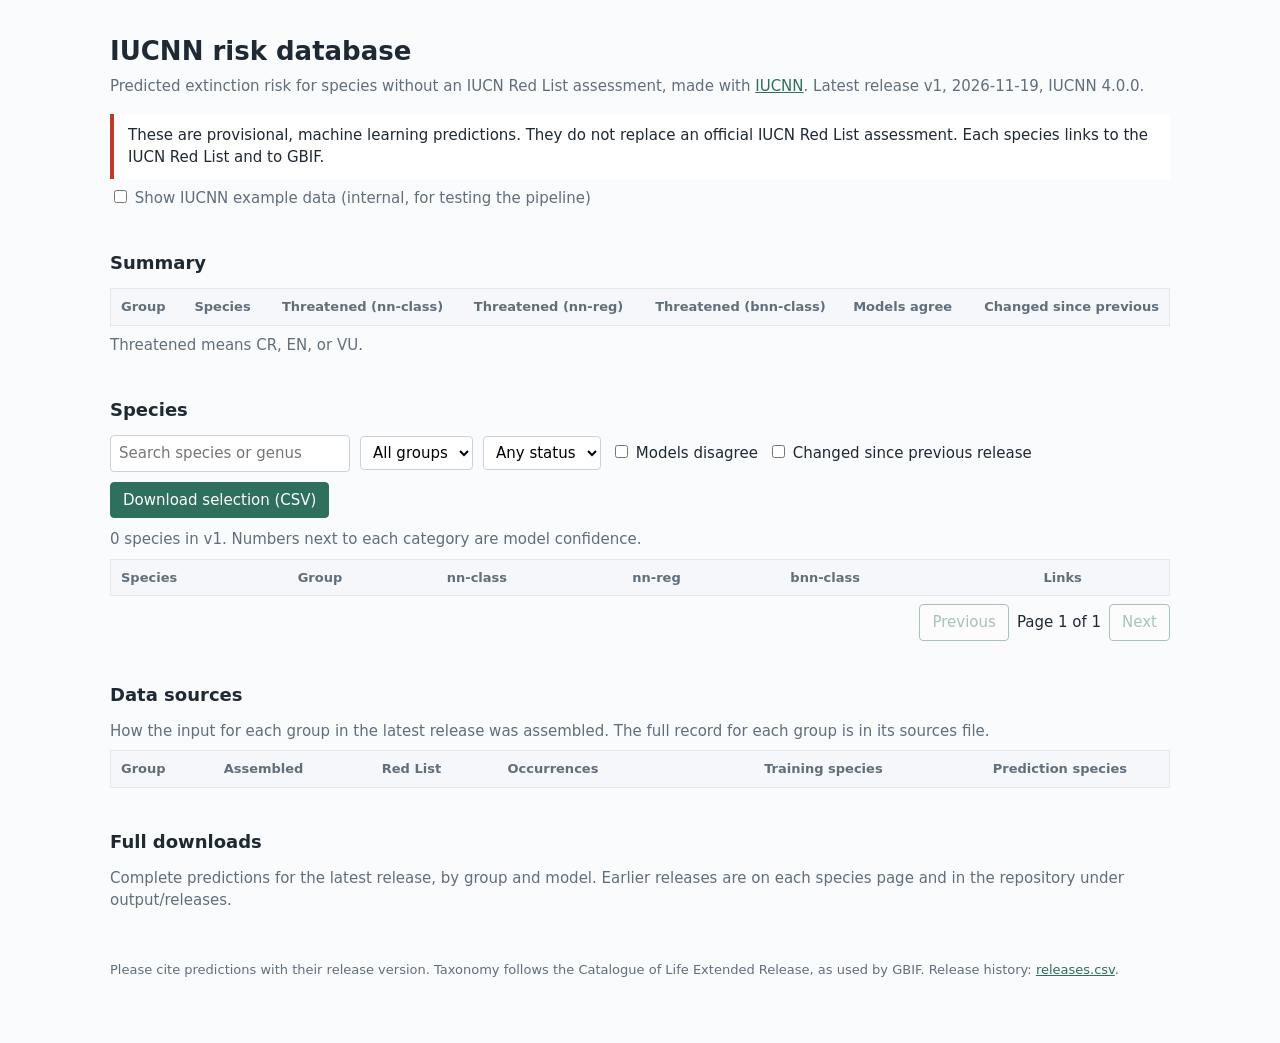
<file: index.html>
<!DOCTYPE html>
<html lang="en">
<head>
<meta charset="utf-8">
<meta name="viewport" content="width=device-width, initial-scale=1">
<title>IUCNN risk database</title>
<link rel="icon" href="data:,">
<style>
  :root {
    --ink: #1f2933; --muted: #616e7c; --line: #e4e7eb; --bg: #fafbfc; --accent: #2f6f5e;
    --CR: #d81e05; --EN: #fc7f3f; --VU: #f9e814; --NT: #cce226; --LC: #60c659; --TH: #c0392b; --NTH: #7fb77e; --OTHER: #9aa5b1;
  }
  * { box-sizing: border-box; }
  body { margin: 0; font: 15px/1.5 system-ui, -apple-system, "Segoe UI", sans-serif; color: var(--ink); background: var(--bg); }
  main { max-width: 1100px; margin: 0 auto; padding: 32px 20px 64px; }
  h1 { font-size: 26px; margin: 0 0 4px; }
  h2 { font-size: 18px; margin: 40px 0 12px; }
  h3 { font-size: 15px; margin: 24px 0 8px; }
  p { margin: 0 0 8px; }
  a { color: var(--accent); }
  .muted { color: var(--muted); }
  .note { margin-top: 16px; padding: 10px 14px; border-left: 4px solid var(--TH); background: #fff; }
  table { width: 100%; border-collapse: collapse; background: #fff; border: 1px solid var(--line); }
  th, td { text-align: left; padding: 8px 10px; border-bottom: 1px solid var(--line); vertical-align: middle; }
  th { font-size: 13px; color: var(--muted); font-weight: 600; background: #f5f7fa; }
  td.num, th.num { text-align: right; font-variant-numeric: tabular-nums; }
  .chip { display: inline-block; min-width: 34px; padding: 1px 6px; border-radius: 3px; font-size: 12px; font-weight: 600; text-align: center; color: #1f2933; }
  .chip.empty { background: none; color: var(--muted); border: 1px dashed var(--line); }
  .conf { font-size: 12px; color: var(--muted); margin-left: 4px; font-variant-numeric: tabular-nums; }
  .legend .chip { margin-right: 6px; }
  .controls { display: flex; gap: 10px; flex-wrap: wrap; align-items: center; margin-bottom: 10px; }
  input[type=search], select { font: inherit; padding: 6px 8px; border: 1px solid #cbd2d9; border-radius: 4px; background: #fff; }
  input[type=search] { width: 240px; }
  button { font: inherit; padding: 6px 12px; border: 1px solid var(--accent); border-radius: 4px; background: var(--accent); color: #fff; cursor: pointer; }
  button.plain { background: #fff; color: var(--accent); }
  button:disabled { opacity: 0.4; cursor: default; }
  .pager { display: flex; gap: 8px; align-items: center; justify-content: flex-end; margin-top: 8px; }
  .species { font-style: italic; }
  .flag { font-size: 12px; color: var(--TH); margin-left: 6px; }
  ul.files { padding-left: 18px; margin: 0; }
  footer { margin-top: 48px; font-size: 13px; color: var(--muted); }
  [hidden] { display: none !important; }
</style>
</head>
<body>
<main>
  <h1><a href="#" style="color:inherit;text-decoration:none">IUCNN risk database</a></h1>
  <p class="muted">Predicted extinction risk for species without an IUCN Red List assessment, made with <a href="https://github.com/IUCNN/IUCNN">IUCNN</a>. <span id="release-info"></span></p>
  <p class="note">These are provisional, machine learning predictions. They do not replace an official IUCN Red List assessment. Each species links to the IUCN Red List and to GBIF.</p>
  <p class="muted" id="examples-toggle" hidden><label><input type="checkbox" id="examples"> Show IUCNN example data (internal, for testing the pipeline)</label></p>

  <section id="home">
    <h2>Summary</h2>
    <table id="summary"></table>
    <p class="legend muted" id="legend" style="margin-top:8px"></p>

    <h2>Species</h2>
    <div class="controls">
      <input type="search" id="search" placeholder="Search species or genus">
      <select id="group"></select>
      <select id="status"></select>
      <label><input type="checkbox" id="disagree"> Models disagree</label>
      <label><input type="checkbox" id="changed"> Changed since previous release</label>
      <button id="download">Download selection (CSV)</button>
    </div>
    <p class="muted" id="count"></p>
    <table id="species"></table>
    <div class="pager">
      <button class="plain" id="prev">Previous</button>
      <span id="page"></span>
      <button class="plain" id="next">Next</button>
    </div>

    <h2>Data sources</h2>
    <p class="muted">How the input for each group in the latest release was assembled. The full record for each group is in its sources file.</p>
    <table id="sources"></table>

    <h2>Full downloads</h2>
    <p class="muted">Complete predictions for the latest release, by group and model. Earlier releases are on each species page and in the repository under output/releases.</p>
    <ul class="files" id="files"></ul>
  </section>

  <section id="detail" hidden></section>

  <footer>
    Please cite predictions with their release version. Taxonomy follows the Catalogue of Life Extended Release, as used by GBIF. Release history: <a href="output/releases/releases.csv">releases.csv</a>.
  </footer>
</main>

<script>
const ROOT = "output/releases/";
const MODELS = ["nn-class", "nn-reg", "bnn-class"];
const SHARED = ["official", "human_footprint"];
const THREATENED = ["CR", "EN", "VU", "Threatened"];
const ORDER = ["CR", "EN", "VU", "NT", "LC", "Threatened", "Not Threatened"];
const COLORS = { CR: "--CR", EN: "--EN", VU: "--VU", NT: "--NT", LC: "--LC", "Threatened": "--TH", "Not Threatened": "--NTH" };
const PAGE_SIZE = 50;

let releases = [];
let groupsByVersion = {};
let internal = new Set();
let rows = [];
let latest, previous;
let selection = [];
let page = 0;

const $ = id => document.getElementById(id);

// Minimal CSV parser for files written by R's write.csv
function parseCSV(text) {
  const out = [];
  let row = [], field = "", quoted = false;
  for (let i = 0; i < text.length; i++) {
    const c = text[i];
    if (quoted) {
      if (c === '"' && text[i + 1] === '"') { field += '"'; i++; }
      else if (c === '"') quoted = false;
      else field += c;
    } else if (c === '"') quoted = true;
    else if (c === ",") { row.push(field); field = ""; }
    else if (c === "\n") { row.push(field.replace(/\r$/, "")); out.push(row); row = []; field = ""; }
    else field += c;
  }
  if (field || row.length) { row.push(field); out.push(row); }
  const header = out.shift();
  return out.filter(r => r.length === header.length).map(r => Object.fromEntries(header.map((h, j) => [h, r[j]])));
}

async function getCSV(path) {
  const res = await fetch(path);
  if (!res.ok) throw new Error(path);
  return parseCSV(await res.text());
}

const label = g => g.replace(/^\d+-/, "") + (internal.has(g) ? " (internal)" : "");

// Internal groups only show when the toggle is on
const visible = g => $("examples").checked || !internal.has(g);
const shownGroups = () => groupsByVersion[latest].filter(visible);
const color = s => `var(${COLORS[s] || "--OTHER"})`;
const chip = s => s ? `<span class="chip" style="background:${color(s)}">${esc(s)}</span>` : `<span class="chip empty">·</span>`;
const rank = s => ORDER.indexOf(s) === -1 ? ORDER.length : ORDER.indexOf(s);
const esc = s => String(s).replace(/[&<>"]/g, c => ({ "&": "&amp;", "<": "&lt;", ">": "&gt;", '"': "&quot;" })[c]);
const fmt = x => x === null ? "NA" : x.toFixed(2);
const pct = (n, d) => d ? (100 * n / d).toFixed(1) + "%" : "NA";

// Predictions are stored as row.preds[version][model] = { status, confidence }
const get = (row, v, m) => row.preds[v] && row.preds[v][m];
const statusesIn = (row, v) => MODELS.map(m => get(row, v, m)).filter(Boolean).map(p => p.status);
const disagrees = row => new Set(statusesIn(row, latest)).size > 1;
const changed = row => previous && row.preds[previous] && MODELS.some(m => get(row, latest, m) && get(row, previous, m) && get(row, latest, m).status !== get(row, previous, m).status);

async function load() {
  releases = await getCSV(ROOT + "releases.csv");
  releases.sort((a, b) => a.number - b.number);
  latest = releases[releases.length - 1].version;
  previous = releases.length > 1 ? releases[releases.length - 2].version : null;
  const byKey = {};

  for (const r of releases) {
    const manifest = await getCSV(`${ROOT}${r.version}/manifest.csv`);
    const groups = [...new Set(manifest.map(m => m.file.split("/")[0]))].filter(g => !SHARED.includes(g)).sort();
    groupsByVersion[r.version] = groups;

    // Releases list their internal groups in groups.csv
    try {
      for (const x of await getCSV(`${ROOT}${r.version}/groups.csv`)) if (x.internal === "TRUE") internal.add(x.group);
    } catch (e) {}

    await Promise.all(groups.flatMap(g => MODELS.map(async m => {
      let preds;
      try { preds = await getCSV(`${ROOT}${r.version}/${g}/predictions_${m}.csv`); }
      catch (e) { console.warn("Missing", e.message); return; }
      for (const p of preds) {
        const key = g + "|" + p.species;
        byKey[key] = byKey[key] || { species: p.species, group: g, preds: {} };
        byKey[key].preds[r.version] = byKey[key].preds[r.version] || {};
        byKey[key].preds[r.version][m] = { status: p.predicted_status, confidence: p.confidence === "NA" ? null : Number(p.confidence) };
      }
    })));
  }

  rows = Object.values(byKey).sort((a, b) => a.species.localeCompare(b.species));

  const r = releases[releases.length - 1];
  $("release-info").textContent = `Latest release ${r.version}, ${r.date}, IUCNN ${r.iucnn_version}.`;
  $("examples-toggle").hidden = !internal.size;
  renderHome();
  route();
}

async function renderHome() {
  renderSummary();
  renderFiles();
  await renderSources();
}

// One row per group from the sources.csv written by build_input.R
async function renderSources() {
  let html = `<tr><th>Group</th><th>Assembled</th><th>Red List</th><th>Occurrences</th><th class="num">Training species</th><th class="num">Prediction species</th><th></th></tr>`;
  for (const g of shownGroups()) {
    const path = `${ROOT}${latest}/${g}/sources.csv`;
    let s = null;
    try { s = Object.fromEntries((await getCSV(path)).map(r => [r.item, r.value])); } catch (e) {}
    if (!s) {
      html += `<tr><td>${label(g)}</td><td colspan="6" class="muted">Not recorded</td></tr>`;
      continue;
    }
    const doi = s.gbif_doi && s.gbif_doi !== "NA" ? `<a href="https://doi.org/${esc(s.gbif_doi)}">GBIF ${esc(s.gbif_doi)}</a>` : "GBIF";
    html += `<tr><td>${label(g)}</td><td>${esc(s.assembled)}</td><td>Version ${esc(s.red_list_version)}</td><td>${doi}</td><td class="num">${Number(s.training_species).toLocaleString()}</td><td class="num">${Number(s.prediction_species).toLocaleString()}</td><td><a href="${path}">sources.csv</a></td></tr>`;
  }
  $("sources").innerHTML = html;
}

function renderSummary() {
  const current = rows.filter(r => r.preds[latest] && visible(r.group));
  const statuses = [...new Set(current.flatMap(r => statusesIn(r, latest)))].sort((a, b) => rank(a) - rank(b));

  let html = `<tr><th>Group</th><th class="num">Species</th>${MODELS.map(m => `<th class="num">Threatened (${m})</th>`).join("")}<th class="num">Models agree</th><th class="num">Changed since ${previous || "previous"}</th></tr>`;
  for (const g of shownGroups()) {
    const sub = current.filter(r => r.group === g);
    if (!sub.length) continue;
    const threatened = MODELS.map(m => {
      const has = sub.filter(r => get(r, latest, m));
      return pct(has.filter(r => THREATENED.includes(get(r, latest, m).status)).length, has.length);
    });
    html += `<tr><td>${label(g)}</td><td class="num">${sub.length.toLocaleString()}</td>${threatened.map(x => `<td class="num">${x}</td>`).join("")}<td class="num">${pct(sub.filter(r => !disagrees(r)).length, sub.length)}</td><td class="num">${previous && sub.some(r => r.preds[previous]) ? sub.filter(changed).length.toLocaleString() : "NA"}</td></tr>`;
  }
  $("summary").innerHTML = html;
  $("legend").innerHTML = statuses.map(chip).join("") + " Threatened means CR, EN, or VU.";

  $("status").innerHTML = `<option value="">Any status</option>` + statuses.map(s => `<option value="${esc(s)}">${esc(s)} in any model</option>`).join("");
  const keep = $("group").value;
  $("group").innerHTML = `<option value="">All groups</option>` + shownGroups().map(g => `<option value="${g}">${label(g)}</option>`).join("");
  $("group").value = shownGroups().includes(keep) ? keep : "";
}

function renderTable() {
  const q = $("search").value.trim().toLowerCase();
  const g = $("group").value, s = $("status").value;

  selection = rows.filter(r => r.preds[latest]
    && visible(r.group)
    && (!q || r.species.toLowerCase().includes(q))
    && (!g || r.group === g)
    && (!s || statusesIn(r, latest).includes(s))
    && (!$("disagree").checked || disagrees(r))
    && (!$("changed").checked || changed(r)));

  const pages = Math.max(1, Math.ceil(selection.length / PAGE_SIZE));
  page = Math.min(page, pages - 1);
  const shown = selection.slice(page * PAGE_SIZE, (page + 1) * PAGE_SIZE);

  let html = `<tr><th>Species</th><th>Group</th>${MODELS.map(m => `<th>${m}</th>`).join("")}<th></th><th>Links</th></tr>`;
  for (const r of shown) {
    const name = encodeURIComponent(r.species);
    const flags = [disagrees(r) ? "disagree" : "", changed(r) ? "changed" : ""].filter(Boolean).join(", ");
    html += `<tr>
      <td class="species"><a href="#${name}">${esc(r.species)}</a></td>
      <td>${label(r.group)}</td>
      ${MODELS.map(m => { const p = get(r, latest, m); return `<td>${chip(p && p.status)}${p ? `<span class="conf">${fmt(p.confidence)}</span>` : ""}</td>`; }).join("")}
      <td><span class="flag">${flags}</span></td>
      <td>${links(r.species)}</td>
    </tr>`;
  }
  $("species").innerHTML = html;
  $("count").textContent = `${selection.length.toLocaleString()} species in ${latest}. Numbers next to each category are model confidence.`;
  $("page").textContent = `Page ${page + 1} of ${pages}`;
  $("prev").disabled = page === 0;
  $("next").disabled = page >= pages - 1;
}

function links(species) {
  const name = encodeURIComponent(species);
  return `<a href="https://www.iucnredlist.org/search?query=${name}&searchType=species" target="_blank" rel="noopener">IUCN</a> · <a href="https://www.gbif.org/species/search?q=${name}" target="_blank" rel="noopener">GBIF</a>`;
}

function renderFiles() {
  $("files").innerHTML = shownGroups().map(g =>
    `<li>${label(g)}: ${MODELS.map(m => `<a href="${ROOT}${latest}/${g}/predictions_${m}.csv">${m}</a>`).join(" · ")}</li>`).join("");
}

// Species view with every model and release, one table per group the species belongs to
function renderDetail(species) {
  const matches = rows.filter(r => r.species === species);
  if (!matches.length) {
    $("detail").innerHTML = `<p><a href="#">Back to all species</a></p><h2>${esc(species)}</h2><p>No predictions for this name.</p>`;
    return;
  }

  let html = `<p><a href="#">Back to all species</a></p><h2 class="species">${esc(species)}</h2><p>${links(species)}</p>`;
  for (const r of matches) {
    html += `<h3>${label(r.group)}</h3><table><tr><th>Release</th><th>Date</th>${MODELS.map(m => `<th>${m}</th>`).join("")}</tr>`;
    for (const rel of releases.slice().reverse()) {
      if (!r.preds[rel.version]) continue;
      html += `<tr><td>${rel.version}</td><td>${rel.date}</td>${MODELS.map(m => { const p = get(r, rel.version, m); return `<td>${chip(p && p.status)}${p ? `<span class="conf">${fmt(p.confidence)}</span>` : ""}</td>`; }).join("")}</tr>`;
    }
    html += `</table>`;
  }
  html += `<p style="margin-top:12px"><button id="download-one">Download this species (CSV)</button></p>`;
  $("detail").innerHTML = html;
  $("download-one").onclick = () => download(matches, species.replace(/\s+/g, "_"));
}

// Long format: one line per species, group, release, and model
function download(set, name) {
  const header = ["species", "group", "release", "release_date", "model", "predicted_status", "confidence"];
  const lines = [];
  for (const r of set) for (const rel of releases) for (const m of MODELS) {
    const p = get(r, rel.version, m);
    if (p) lines.push([r.species, label(r.group), rel.version, rel.date, m, p.status, p.confidence === null ? "NA" : p.confidence]
      .map(x => `"${String(x).replace(/"/g, '""')}"`).join(","));
  }
  const blob = new Blob([header.join(",") + "\n" + lines.join("\n") + "\n"], { type: "text/csv" });
  const a = document.createElement("a");
  a.href = URL.createObjectURL(blob);
  a.download = `iucnn_predictions_${name}.csv`;
  a.click();
}

// A link like #Atelopus%20zeteki opens that species, an empty hash opens the overview
function route() {
  const species = decodeURIComponent(location.hash.slice(1));
  $("home").hidden = Boolean(species);
  $("detail").hidden = !species;
  if (species) renderDetail(species);
  else renderTable();
  window.scrollTo(0, 0);
}

for (const id of ["search", "group", "status", "disagree", "changed"]) $(id).oninput = () => { page = 0; renderTable(); };
$("prev").onclick = () => { page--; renderTable(); };
$("next").onclick = () => { page++; renderTable(); };
$("download").onclick = () => download(selection, latest);
$("examples").onchange = () => { page = 0; renderHome(); renderTable(); };
window.onhashchange = route;

load().catch(e => { $("count").textContent = "Could not load releases (" + e.message + ")."; });
</script>
</body>
</html>
</file>
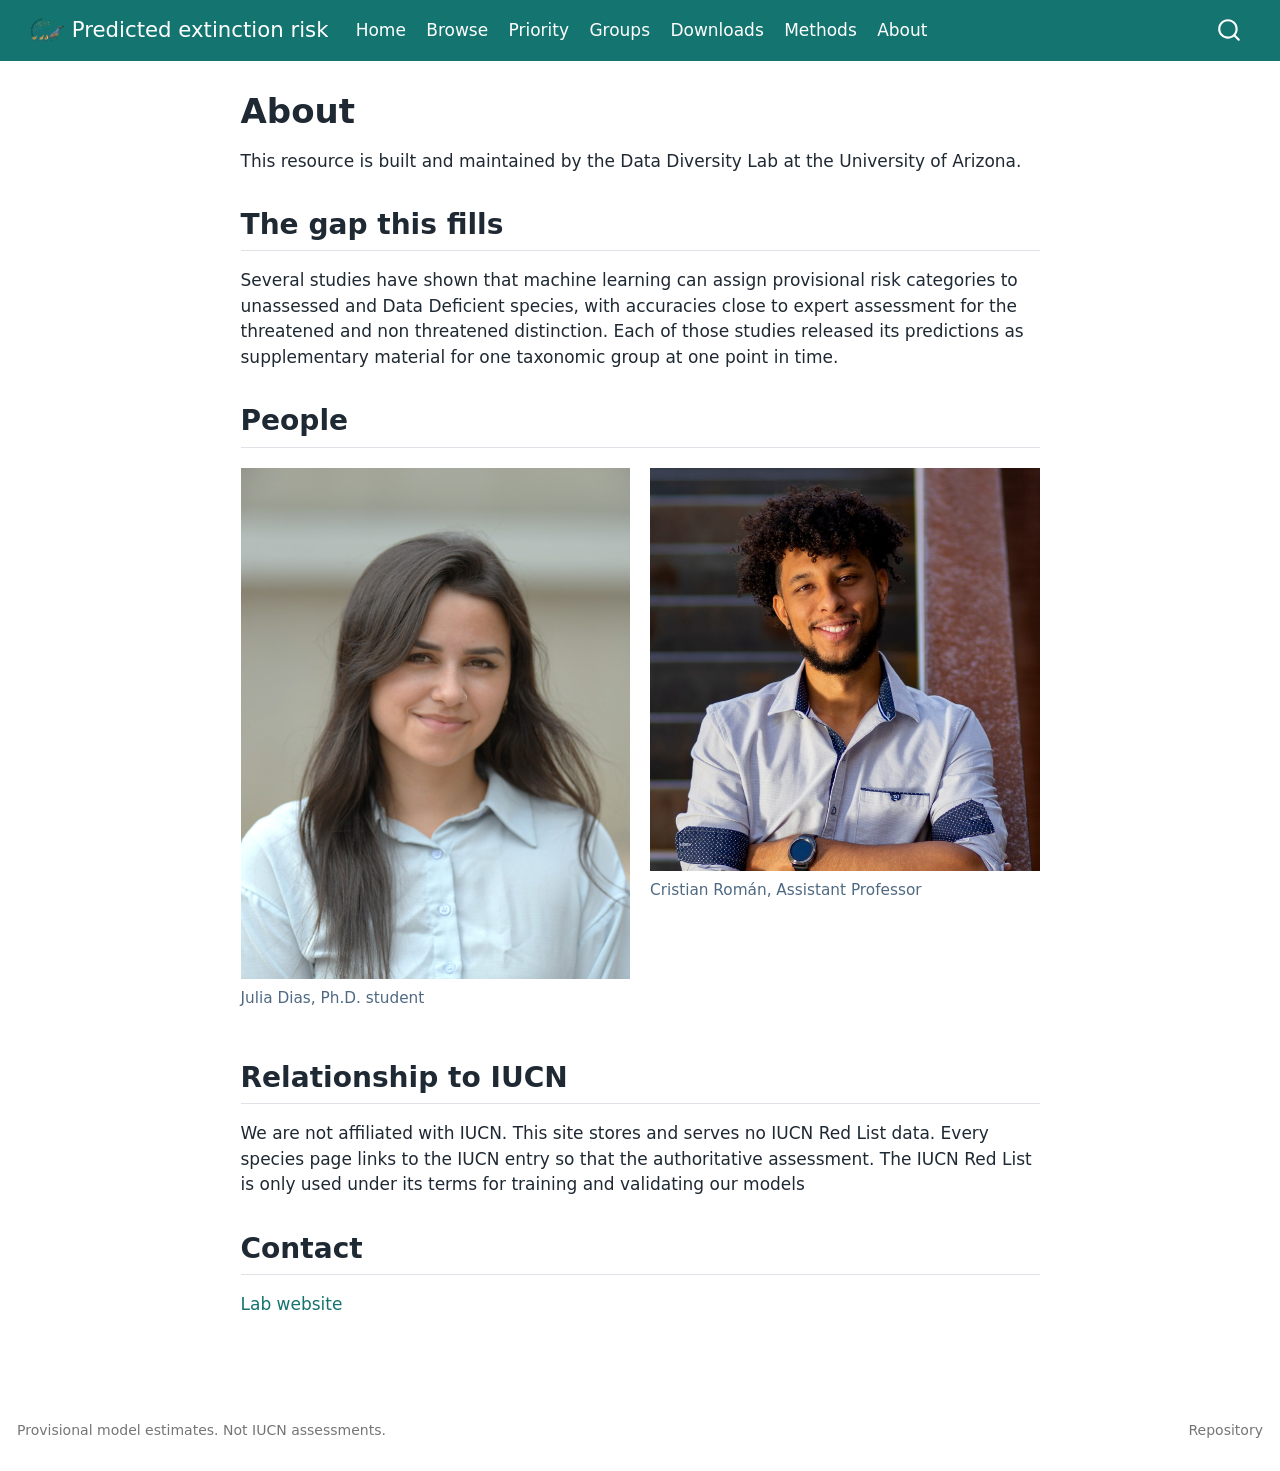
<file: about.html>
<!DOCTYPE html>
<html xmlns="http://www.w3.org/1999/xhtml" lang="en" xml:lang="en"><head>

<meta charset="utf-8">
<meta name="generator" content="quarto-1.10.19">

<meta name="viewport" content="width=device-width, initial-scale=1.0, user-scalable=yes">


<title>About – Predicted extinction risk</title>
<style>
/* Default styles provided by pandoc.
** See https://pandoc.org/MANUAL.html#variables-for-html for config info.
*/
span.smallcaps{font-variant: small-caps;}
div.columns{display: flex; gap: 1.5em;}
div.column{flex: auto;}
@media screen {
div.columns{gap: min(4vw, 1.5em);}
div.column{overflow-x: auto;}
}
div.hanging-indent{margin-left: 1.5em; text-indent: -1.5em;}
ul.task-list{list-style: none;}
ul.task-list li input[type="checkbox"] {
  width: 0.8em;
  margin: 0 0.8em 0.2em -1em; /* quarto-specific, see https://github.com/quarto-dev/quarto-cli/issues/4556 */ 
  vertical-align: middle;
}
</style>


<script src="site_libs/quarto-nav/quarto-nav.js"></script>
<script src="site_libs/quarto-nav/headroom.min.js"></script>
<script src="site_libs/clipboard/clipboard.min.js"></script>
<script src="site_libs/quarto-search/autocomplete.umd.js"></script>
<script src="site_libs/quarto-search/fuse.min.js"></script>
<script src="site_libs/quarto-search/quarto-search.js"></script>
<meta name="quarto:offset" content="./">
<script src="site_libs/quarto-html/quarto.js" type="module"></script>
<script src="site_libs/quarto-html/tabsets/tabsets.js" type="module"></script>
<script src="site_libs/quarto-html/popper.min.js"></script>
<script src="site_libs/quarto-html/tippy.umd.min.js"></script>
<script src="site_libs/quarto-html/anchor.min.js"></script>
<link href="site_libs/quarto-html/tippy.css" rel="stylesheet">
<link href="site_libs/quarto-html/quarto-syntax-highlighting-bf27225e3a48a9273f3daa8f8e829971.css" rel="stylesheet" id="quarto-text-highlighting-styles">
<script src="site_libs/bootstrap/bootstrap.min.js"></script>
<link href="site_libs/bootstrap/bootstrap-icons.css" rel="stylesheet">
<link href="site_libs/bootstrap/bootstrap-f64d681408af84b107e6cb3786121e66.min.css" rel="stylesheet" append-hash="true" id="quarto-bootstrap" data-mode="light">
<script id="quarto-search-options" type="application/json">{
  "location": "navbar",
  "copy-button": false,
  "collapse-after": 3,
  "panel-placement": "end",
  "type": "overlay",
  "limit": 50,
  "keyboard-shortcut": [
    "f",
    "/",
    "s"
  ],
  "show-item-context": false,
  "language": {
    "search-no-results-text": "No results",
    "search-matching-documents-text": "matching documents",
    "search-copy-link-title": "Copy link to search",
    "search-hide-matches-text": "Hide additional matches",
    "search-more-match-text": "more match in this document",
    "search-more-matches-text": "more matches in this document",
    "search-clear-button-title": "Clear",
    "search-text-placeholder": "",
    "search-detached-cancel-button-title": "Cancel",
    "search-submit-button-title": "Submit",
    "search-label": "Search"
  }
}</script>
<script defer="" src="https://umami.datadiversitylab.synology.me/script.js" data-website-id="543cffef-a100-47af-9dd9-2cf39517077b" data-domains="datadiversitylab.github.io" data-tag="extinctionrisk"></script>


</head>

<body class="nav-fixed fullcontent quarto-light">

<div id="quarto-search-results"></div>
  <header id="quarto-header" class="headroom fixed-top">
    <nav class="navbar navbar-expand-lg " data-bs-theme="dark">
      <div class="navbar-container container-fluid">
      <div class="navbar-brand-container mx-auto">
    <a href="./index.html" class="navbar-brand navbar-brand-logo">
    <img src="./assets/logo.png" alt="" class="navbar-logo light-content">
    <img src="./assets/logo.png" alt="" class="navbar-logo dark-content">
    </a>
    <a class="navbar-brand" href="./index.html">
    <span class="navbar-title">Predicted extinction risk</span>
    </a>
  </div>
            <div id="quarto-search" class="" title="Search"></div>
          <button class="navbar-toggler" type="button" data-bs-toggle="collapse" data-bs-target="#navbarCollapse" aria-controls="navbarCollapse" role="menu" aria-expanded="false" aria-label="Toggle navigation" onclick="if (window.quartoToggleHeadroom) { window.quartoToggleHeadroom(); }">
  <span class="navbar-toggler-icon"></span>
</button>
          <div class="collapse navbar-collapse" id="navbarCollapse">
            <ul class="navbar-nav navbar-nav-scroll me-auto">
  <li class="nav-item">
    <a class="nav-link" href="./index.html"> 
<span class="menu-text">Home</span></a>
  </li>  
  <li class="nav-item">
    <a class="nav-link" href="./browse.html"> 
<span class="menu-text">Browse</span></a>
  </li>  
  <li class="nav-item">
    <a class="nav-link" href="./priority.html"> 
<span class="menu-text">Priority</span></a>
  </li>  
  <li class="nav-item">
    <a class="nav-link" href="./groups.html"> 
<span class="menu-text">Groups</span></a>
  </li>  
  <li class="nav-item">
    <a class="nav-link" href="./downloads.html"> 
<span class="menu-text">Downloads</span></a>
  </li>  
  <li class="nav-item">
    <a class="nav-link" href="./methods.html"> 
<span class="menu-text">Methods</span></a>
  </li>  
  <li class="nav-item">
    <a class="nav-link active" href="./about.html" aria-current="page"> 
<span class="menu-text">About</span></a>
  </li>  
</ul>
          </div> <!-- /navcollapse -->
            <div class="quarto-navbar-tools">
</div>
      </div> <!-- /container-fluid -->
    </nav>
</header>
<!-- content -->
<div id="quarto-content" class="quarto-container page-columns page-rows-contents page-layout-article page-navbar">
<!-- sidebar -->
<!-- margin-sidebar -->
    
<!-- main -->
<main class="content" id="quarto-document-content">

<header id="title-block-header" class="quarto-title-block default">
<div class="quarto-title">
<h1 class="title">About</h1>
</div>



<div class="quarto-title-meta">

    
  
    
  </div>
  


</header>


<p>This resource is built and maintained by the Data Diversity Lab at the University of Arizona.</p>
<section id="the-gap-this-fills" class="level2">
<h2 class="anchored" data-anchor-id="the-gap-this-fills">The gap this fills</h2>
<p>Several studies have shown that machine learning can assign provisional risk categories to unassessed and Data Deficient species, with accuracies close to expert assessment for the threatened and non threatened distinction. Each of those studies released its predictions as supplementary material for one taxonomic group at one point in time.</p>
</section>
<section id="people" class="level2">
<h2 class="anchored" data-anchor-id="people">People</h2>
<div class="quarto-layout-panel" data-layout-ncol="2">
<div class="quarto-layout-row">
<div class="quarto-layout-cell" style="flex-basis: 50.0%;justify-content: flex-start;">
<div class="quarto-figure quarto-figure-center">
<figure class="figure">
<p><img src="assets/julia.jpg" class="img-fluid figure-img"></p>
<figcaption>Julia Dias, Ph.D.&nbsp;student</figcaption>
</figure>
</div>
</div>
<div class="quarto-layout-cell" style="flex-basis: 50.0%;justify-content: flex-start;">
<div class="quarto-figure quarto-figure-center">
<figure class="figure">
<p><img src="assets/cristian.jpg" class="img-fluid figure-img"></p>
<figcaption>Cristian Román, Assistant Professor</figcaption>
</figure>
</div>
</div>
</div>
</div>
</section>
<section id="relationship-to-iucn" class="level2">
<h2 class="anchored" data-anchor-id="relationship-to-iucn">Relationship to IUCN</h2>
<p>We are not affiliated with IUCN. This site stores and serves no IUCN Red List data. Every species page links to the IUCN entry so that the authoritative assessment. The IUCN Red List is only used under its terms for training and validating our models</p>
</section>
<section id="contact" class="level2">
<h2 class="anchored" data-anchor-id="contact">Contact</h2>
<p><a href="https://datadiversitylab.github.io">Lab website</a></p>


</section>

</main> <!-- /main -->
<script id="quarto-html-after-body" type="application/javascript">
  window.document.addEventListener("DOMContentLoaded", function (event) {
    const icon = "";
    const anchorJS = new window.AnchorJS();
    anchorJS.options = {
      placement: 'right',
      icon: icon
    };
    anchorJS.add('.anchored');
    const isCodeAnnotation = (el) => {
      for (const clz of el.classList) {
        if (clz.startsWith('code-annotation-')) {                     
          return true;
        }
      }
      return false;
    }
    const onCopySuccess = function(e) {
      // button target
      const button = e.trigger;
      // don't keep focus
      button.blur();
      // flash "checked"
      button.classList.add('code-copy-button-checked');
      var currentTitle = button.getAttribute("title");
      button.setAttribute("title", "Copied!");
      let tooltip;
      if (window.bootstrap) {
        button.setAttribute("data-bs-toggle", "tooltip");
        button.setAttribute("data-bs-placement", "left");
        button.setAttribute("data-bs-title", "Copied!");
        tooltip = new bootstrap.Tooltip(button, 
          { trigger: "manual", 
            customClass: "code-copy-button-tooltip",
            offset: [0, -8]});
        tooltip.show();    
      }
      setTimeout(function() {
        if (tooltip) {
          tooltip.hide();
          button.removeAttribute("data-bs-title");
          button.removeAttribute("data-bs-toggle");
          button.removeAttribute("data-bs-placement");
        }
        button.setAttribute("title", currentTitle);
        button.classList.remove('code-copy-button-checked');
      }, 1000);
      // clear code selection
      e.clearSelection();
    }
    const getTextToCopy = function(trigger) {
      const outerScaffold = trigger.parentElement.cloneNode(true);
      const codeEl = outerScaffold.querySelector('code');
      for (const childEl of codeEl.children) {
        if (isCodeAnnotation(childEl)) {
          childEl.remove();
        }
      }
      return codeEl.innerText;
    }
    const clipboard = new window.ClipboardJS('.code-copy-button:not([data-in-quarto-modal])', {
      text: getTextToCopy
    });
    clipboard.on('success', onCopySuccess);
    if (window.document.getElementById('quarto-embedded-source-code-modal')) {
      const clipboardModal = new window.ClipboardJS('.code-copy-button[data-in-quarto-modal]', {
        text: getTextToCopy,
        container: window.document.getElementById('quarto-embedded-source-code-modal')
      });
      clipboardModal.on('success', onCopySuccess);
    }
      var localhostRegex = new RegExp(/^(?:http|https):\/\/localhost\:?[0-9]*\//);
      var mailtoRegex = new RegExp(/^mailto:/);
        var filterRegex = new RegExp("https:\/\/datadiversitylab\.github\.io\/risk_database\/");
      var isInternal = (href) => {
          return filterRegex.test(href) || localhostRegex.test(href) || mailtoRegex.test(href);
      }
      // Inspect non-navigation links and adorn them if external
     var links = window.document.querySelectorAll('a[href]:not(.nav-link):not(.navbar-brand):not(.toc-action):not(.sidebar-link):not(.sidebar-item-toggle):not(.pagination-link):not(.no-external):not([aria-hidden]):not(.dropdown-item):not(.quarto-navigation-tool):not(.about-link)');
      for (var i=0; i<links.length; i++) {
        const link = links[i];
        if (!isInternal(link.href)) {
          // undo the damage that might have been done by quarto-nav.js in the case of
          // links that we want to consider external
          if (link.dataset.originalHref !== undefined) {
            link.href = link.dataset.originalHref;
          }
        }
      }
    function tippyHover(el, contentFn, onTriggerFn, onUntriggerFn) {
      const config = {
        allowHTML: true,
        maxWidth: 500,
        delay: 100,
        arrow: false,
        appendTo: function(el) {
            return el.parentElement;
        },
        interactive: true,
        interactiveBorder: 10,
        theme: 'quarto',
        placement: 'bottom-start',
      };
      if (contentFn) {
        config.content = contentFn;
      }
      if (onTriggerFn) {
        config.onTrigger = onTriggerFn;
      }
      if (onUntriggerFn) {
        config.onUntrigger = onUntriggerFn;
      }
      window.tippy(el, config); 
    }
    const noterefs = window.document.querySelectorAll('a[role="doc-noteref"]');
    for (var i=0; i<noterefs.length; i++) {
      const ref = noterefs[i];
      tippyHover(ref, function() {
        // use id or data attribute instead here
        let href = ref.getAttribute('data-footnote-href') || ref.getAttribute('href');
        try { href = new URL(href).hash; } catch {}
        const id = href.replace(/^#\/?/, "");
        const note = window.document.getElementById(id);
        if (note) {
          return note.innerHTML;
        } else {
          return "";
        }
      });
    }
    const xrefs = window.document.querySelectorAll('a.quarto-xref');
    const processXRef = (id, note) => {
      // Strip column container classes
      const stripColumnClz = (el) => {
        el.classList.remove("page-full", "page-columns");
        if (el.children) {
          for (const child of el.children) {
            stripColumnClz(child);
          }
        }
      }
      stripColumnClz(note)
      if (id === null || id.startsWith('sec-')) {
        // Special case sections, only their first couple elements
        const container = document.createElement("div");
        if (note.children && note.children.length > 2) {
          container.appendChild(note.children[0].cloneNode(true));
          for (let i = 1; i < note.children.length; i++) {
            const child = note.children[i];
            if (child.tagName === "P" && child.innerText === "") {
              continue;
            } else {
              container.appendChild(child.cloneNode(true));
              break;
            }
          }
          if (window.Quarto?.typesetMath) {
            window.Quarto.typesetMath(container);
          }
          return container.innerHTML
        } else {
          if (window.Quarto?.typesetMath) {
            window.Quarto.typesetMath(note);
          }
          return note.innerHTML;
        }
      } else {
        // Remove any anchor links if they are present
        const anchorLink = note.querySelector('a.anchorjs-link');
        if (anchorLink) {
          anchorLink.remove();
        }
        if (window.Quarto?.typesetMath) {
          window.Quarto.typesetMath(note);
        }
        if (note.classList.contains("callout")) {
          return note.outerHTML;
        } else {
          return note.innerHTML;
        }
      }
    }
    for (var i=0; i<xrefs.length; i++) {
      const xref = xrefs[i];
      tippyHover(xref, undefined, function(instance) {
        instance.disable();
        let url = xref.getAttribute('href');
        let hash = undefined; 
        if (url.startsWith('#')) {
          hash = url;
        } else {
          try { hash = new URL(url).hash; } catch {}
        }
        if (hash) {
          const id = hash.replace(/^#\/?/, "");
          const note = window.document.getElementById(id);
          if (note !== null) {
            try {
              const html = processXRef(id, note.cloneNode(true));
              instance.setContent(html);
            } finally {
              instance.enable();
              instance.show();
            }
          } else {
            // See if we can fetch this
            fetch(url.split('#')[0])
            .then(res => res.text())
            .then(html => {
              const parser = new DOMParser();
              const htmlDoc = parser.parseFromString(html, "text/html");
              const note = htmlDoc.getElementById(id);
              if (note !== null) {
                const html = processXRef(id, note);
                instance.setContent(html);
              } 
            }).finally(() => {
              instance.enable();
              instance.show();
            });
          }
        } else {
          // See if we can fetch a full url (with no hash to target)
          // This is a special case and we should probably do some content thinning / targeting
          fetch(url)
          .then(res => res.text())
          .then(html => {
            const parser = new DOMParser();
            const htmlDoc = parser.parseFromString(html, "text/html");
            const note = htmlDoc.querySelector('main.content');
            if (note !== null) {
              // This should only happen for chapter cross references
              // (since there is no id in the URL)
              // remove the first header
              if (note.children.length > 0 && note.children[0].tagName === "HEADER") {
                note.children[0].remove();
              }
              const html = processXRef(null, note);
              instance.setContent(html);
            } 
          }).finally(() => {
            instance.enable();
            instance.show();
          });
        }
      }, function(instance) {
      });
    }
        let selectedAnnoteEl;
        const selectorForAnnotation = ( cell, annotation) => {
          let cellAttr = 'data-code-cell="' + cell + '"';
          let lineAttr = 'data-code-annotation="' +  annotation + '"';
          const selector = 'span[' + cellAttr + '][' + lineAttr + ']';
          return selector;
        }
        const selectCodeLines = (annoteEl) => {
          const doc = window.document;
          const targetCell = annoteEl.getAttribute("data-target-cell");
          const targetAnnotation = annoteEl.getAttribute("data-target-annotation");
          const annoteSpan = window.document.querySelector(selectorForAnnotation(targetCell, targetAnnotation));
          const lines = annoteSpan.getAttribute("data-code-lines").split(",");
          const lineIds = lines.map((line) => {
            return targetCell + "-" + line;
          })
          let top = null;
          let height = null;
          let parent = null;
          if (lineIds.length > 0) {
              //compute the position of the single el (top and bottom and make a div)
              const el = window.document.getElementById(lineIds[0]);
              top = el.offsetTop;
              height = el.offsetHeight;
              parent = el.parentElement.parentElement;
            if (lineIds.length > 1) {
              const lastEl = window.document.getElementById(lineIds[lineIds.length - 1]);
              const bottom = lastEl.offsetTop + lastEl.offsetHeight;
              height = bottom - top;
            }
            if (top !== null && height !== null && parent !== null) {
              // cook up a div (if necessary) and position it 
              let div = window.document.getElementById("code-annotation-line-highlight");
              if (div === null) {
                div = window.document.createElement("div");
                div.setAttribute("id", "code-annotation-line-highlight");
                div.style.position = 'absolute';
                parent.appendChild(div);
              }
              div.style.top = top - 2 + "px";
              div.style.height = height + 4 + "px";
              div.style.left = 0;
              let gutterDiv = window.document.getElementById("code-annotation-line-highlight-gutter");
              if (gutterDiv === null) {
                gutterDiv = window.document.createElement("div");
                gutterDiv.setAttribute("id", "code-annotation-line-highlight-gutter");
                gutterDiv.style.position = 'absolute';
                const codeCell = window.document.getElementById(targetCell);
                const gutter = codeCell.querySelector('.code-annotation-gutter');
                gutter.appendChild(gutterDiv);
              }
              gutterDiv.style.top = top - 2 + "px";
              gutterDiv.style.height = height + 4 + "px";
            }
            selectedAnnoteEl = annoteEl;
          }
        };
        const unselectCodeLines = () => {
          const elementsIds = ["code-annotation-line-highlight", "code-annotation-line-highlight-gutter"];
          elementsIds.forEach((elId) => {
            const div = window.document.getElementById(elId);
            if (div) {
              div.remove();
            }
          });
          selectedAnnoteEl = undefined;
        };
          // Handle positioning of the toggle
      window.addEventListener(
        "resize",
        throttle(() => {
          elRect = undefined;
          if (selectedAnnoteEl) {
            selectCodeLines(selectedAnnoteEl);
          }
        }, 10)
      );
      function throttle(fn, ms) {
      let throttle = false;
      let timer;
        return (...args) => {
          if(!throttle) { // first call gets through
              fn.apply(this, args);
              throttle = true;
          } else { // all the others get throttled
              if(timer) clearTimeout(timer); // cancel #2
              timer = setTimeout(() => {
                fn.apply(this, args);
                timer = throttle = false;
              }, ms);
          }
        };
      }
        // Attach click handler to the DT
        const annoteDls = window.document.querySelectorAll('dt[data-target-cell]');
        for (const annoteDlNode of annoteDls) {
          annoteDlNode.addEventListener('click', (event) => {
            const clickedEl = event.target;
            if (clickedEl !== selectedAnnoteEl) {
              unselectCodeLines();
              const activeEl = window.document.querySelector('dt[data-target-cell].code-annotation-active');
              if (activeEl) {
                activeEl.classList.remove('code-annotation-active');
              }
              selectCodeLines(clickedEl);
              clickedEl.classList.add('code-annotation-active');
            } else {
              // Unselect the line
              unselectCodeLines();
              clickedEl.classList.remove('code-annotation-active');
            }
          });
        }
    const findCites = (el) => {
      const parentEl = el.parentElement;
      if (parentEl) {
        const cites = parentEl.dataset.cites;
        if (cites) {
          return {
            el,
            cites: cites.split(' ')
          };
        } else {
          return findCites(el.parentElement)
        }
      } else {
        return undefined;
      }
    };
    var bibliorefs = window.document.querySelectorAll('a[role="doc-biblioref"]');
    for (var i=0; i<bibliorefs.length; i++) {
      const ref = bibliorefs[i];
      const citeInfo = findCites(ref);
      if (citeInfo) {
        tippyHover(citeInfo.el, function() {
          var popup = window.document.createElement('div');
          citeInfo.cites.forEach(function(cite) {
            var citeDiv = window.document.createElement('div');
            citeDiv.classList.add('hanging-indent');
            citeDiv.classList.add('csl-entry');
            var biblioDiv = window.document.getElementById('ref-' + cite);
            if (biblioDiv) {
              citeDiv.innerHTML = biblioDiv.innerHTML;
            }
            popup.appendChild(citeDiv);
          });
          return popup.innerHTML;
        });
      }
    }
  });
  </script>
</div> <!-- /content -->
<footer class="footer">
  <div class="nav-footer">
    <div class="nav-footer-left">
<p>Provisional model estimates. Not IUCN assessments.</p>
</div>   
    <div class="nav-footer-center">
      &nbsp;
    </div>
    <div class="nav-footer-right">
<p><a href="https://github.com/datadiversitylab/risk_database">Repository</a></p>
</div>
  </div>
</footer>




</body></html>
</file>
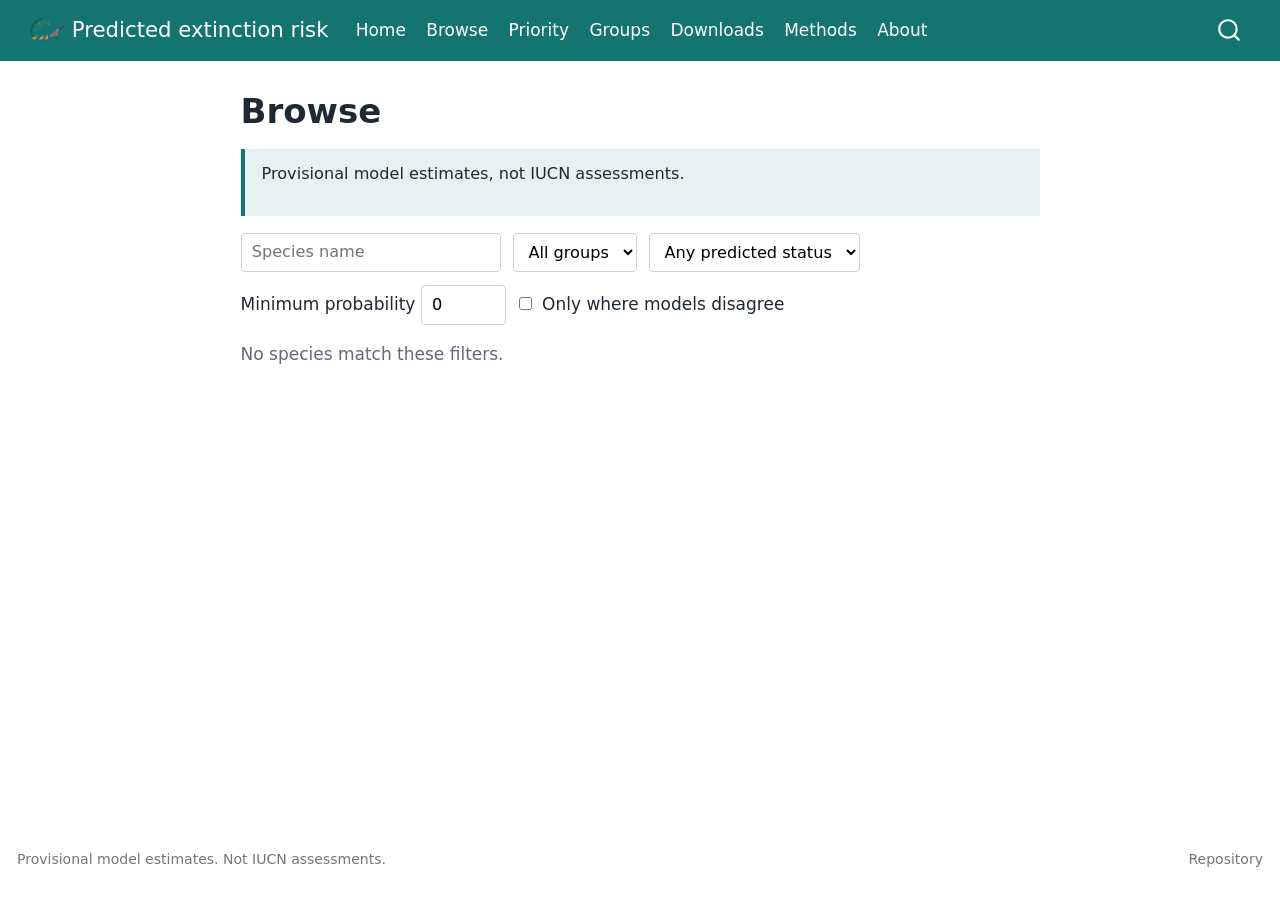
<file: browse.html>
<!DOCTYPE html>
<html xmlns="http://www.w3.org/1999/xhtml" lang="en" xml:lang="en"><head>

<meta charset="utf-8">
<meta name="generator" content="quarto-1.10.19">

<meta name="viewport" content="width=device-width, initial-scale=1.0, user-scalable=yes">


<title>Browse – Predicted extinction risk</title>
<style>
/* Default styles provided by pandoc.
** See https://pandoc.org/MANUAL.html#variables-for-html for config info.
*/
span.smallcaps{font-variant: small-caps;}
div.columns{display: flex; gap: 1.5em;}
div.column{flex: auto;}
@media screen {
div.columns{gap: min(4vw, 1.5em);}
div.column{overflow-x: auto;}
}
div.hanging-indent{margin-left: 1.5em; text-indent: -1.5em;}
ul.task-list{list-style: none;}
ul.task-list li input[type="checkbox"] {
  width: 0.8em;
  margin: 0 0.8em 0.2em -1em; /* quarto-specific, see https://github.com/quarto-dev/quarto-cli/issues/4556 */ 
  vertical-align: middle;
}
</style>


<script src="site_libs/quarto-nav/quarto-nav.js"></script>
<script src="site_libs/quarto-nav/headroom.min.js"></script>
<script src="site_libs/clipboard/clipboard.min.js"></script>
<script src="site_libs/quarto-search/autocomplete.umd.js"></script>
<script src="site_libs/quarto-search/fuse.min.js"></script>
<script src="site_libs/quarto-search/quarto-search.js"></script>
<meta name="quarto:offset" content="./">
<script src="site_libs/quarto-html/quarto.js" type="module"></script>
<script src="site_libs/quarto-html/tabsets/tabsets.js" type="module"></script>
<script src="site_libs/quarto-html/popper.min.js"></script>
<script src="site_libs/quarto-html/tippy.umd.min.js"></script>
<script src="site_libs/quarto-html/anchor.min.js"></script>
<link href="site_libs/quarto-html/tippy.css" rel="stylesheet">
<link href="site_libs/quarto-html/quarto-syntax-highlighting-bf27225e3a48a9273f3daa8f8e829971.css" rel="stylesheet" id="quarto-text-highlighting-styles">
<script src="site_libs/bootstrap/bootstrap.min.js"></script>
<link href="site_libs/bootstrap/bootstrap-icons.css" rel="stylesheet">
<link href="site_libs/bootstrap/bootstrap-f64d681408af84b107e6cb3786121e66.min.css" rel="stylesheet" append-hash="true" id="quarto-bootstrap" data-mode="light">
<script id="quarto-search-options" type="application/json">{
  "location": "navbar",
  "copy-button": false,
  "collapse-after": 3,
  "panel-placement": "end",
  "type": "overlay",
  "limit": 50,
  "keyboard-shortcut": [
    "f",
    "/",
    "s"
  ],
  "show-item-context": false,
  "language": {
    "search-no-results-text": "No results",
    "search-matching-documents-text": "matching documents",
    "search-copy-link-title": "Copy link to search",
    "search-hide-matches-text": "Hide additional matches",
    "search-more-match-text": "more match in this document",
    "search-more-matches-text": "more matches in this document",
    "search-clear-button-title": "Clear",
    "search-text-placeholder": "",
    "search-detached-cancel-button-title": "Cancel",
    "search-submit-button-title": "Submit",
    "search-label": "Search"
  }
}</script>
<script defer="" src="https://umami.datadiversitylab.synology.me/script.js" data-website-id="543cffef-a100-47af-9dd9-2cf39517077b" data-domains="datadiversitylab.github.io" data-tag="extinctionrisk"></script>


</head>

<body class="nav-fixed fullcontent quarto-light">

<div id="quarto-search-results"></div>
  <header id="quarto-header" class="headroom fixed-top">
    <nav class="navbar navbar-expand-lg " data-bs-theme="dark">
      <div class="navbar-container container-fluid">
      <div class="navbar-brand-container mx-auto">
    <a href="./index.html" class="navbar-brand navbar-brand-logo">
    <img src="./assets/logo.png" alt="" class="navbar-logo light-content">
    <img src="./assets/logo.png" alt="" class="navbar-logo dark-content">
    </a>
    <a class="navbar-brand" href="./index.html">
    <span class="navbar-title">Predicted extinction risk</span>
    </a>
  </div>
            <div id="quarto-search" class="" title="Search"></div>
          <button class="navbar-toggler" type="button" data-bs-toggle="collapse" data-bs-target="#navbarCollapse" aria-controls="navbarCollapse" role="menu" aria-expanded="false" aria-label="Toggle navigation" onclick="if (window.quartoToggleHeadroom) { window.quartoToggleHeadroom(); }">
  <span class="navbar-toggler-icon"></span>
</button>
          <div class="collapse navbar-collapse" id="navbarCollapse">
            <ul class="navbar-nav navbar-nav-scroll me-auto">
  <li class="nav-item">
    <a class="nav-link" href="./index.html"> 
<span class="menu-text">Home</span></a>
  </li>  
  <li class="nav-item">
    <a class="nav-link active" href="./browse.html" aria-current="page"> 
<span class="menu-text">Browse</span></a>
  </li>  
  <li class="nav-item">
    <a class="nav-link" href="./priority.html"> 
<span class="menu-text">Priority</span></a>
  </li>  
  <li class="nav-item">
    <a class="nav-link" href="./groups.html"> 
<span class="menu-text">Groups</span></a>
  </li>  
  <li class="nav-item">
    <a class="nav-link" href="./downloads.html"> 
<span class="menu-text">Downloads</span></a>
  </li>  
  <li class="nav-item">
    <a class="nav-link" href="./methods.html"> 
<span class="menu-text">Methods</span></a>
  </li>  
  <li class="nav-item">
    <a class="nav-link" href="./about.html"> 
<span class="menu-text">About</span></a>
  </li>  
</ul>
          </div> <!-- /navcollapse -->
            <div class="quarto-navbar-tools">
</div>
      </div> <!-- /container-fluid -->
    </nav>
</header>
<!-- content -->
<div id="quarto-content" class="quarto-container page-columns page-rows-contents page-layout-article page-navbar">
<!-- sidebar -->
<!-- margin-sidebar -->
    
<!-- main -->
<main class="content" id="quarto-document-content">

<header id="title-block-header" class="quarto-title-block default">
<div class="quarto-title">
<h1 class="title">Browse</h1>
</div>



<div class="quarto-title-meta">

    
  
    
  </div>
  


</header>


<div class="disclaimer">
<p>Provisional model estimates, not IUCN assessments.</p>
</div>
<div class="filters">
  <input id="q" type="text" placeholder="Species name" style="min-width:260px">
  <select id="group"><option value="">All groups</option></select>
  <select id="status"><option value="">Any predicted status</option></select>
  <label style="align-self:center">
    Minimum probability
    <input id="minp" type="number" min="0" max="1" step="0.05" value="0" style="width:5rem">
  </label>
  <label style="align-self:center">
    <input id="lowonly" type="checkbox"> Only where models disagree
  </label>
</div>

<p id="count" style="color:#667"></p>
<div id="table"></div>

<script src="table.js"></script>
<script>
loadIndex(function (data) { renderControls(data); renderTable(data); });
</script>



</main> <!-- /main -->
<script id="quarto-html-after-body" type="application/javascript">
  window.document.addEventListener("DOMContentLoaded", function (event) {
    const icon = "";
    const anchorJS = new window.AnchorJS();
    anchorJS.options = {
      placement: 'right',
      icon: icon
    };
    anchorJS.add('.anchored');
    const isCodeAnnotation = (el) => {
      for (const clz of el.classList) {
        if (clz.startsWith('code-annotation-')) {                     
          return true;
        }
      }
      return false;
    }
    const onCopySuccess = function(e) {
      // button target
      const button = e.trigger;
      // don't keep focus
      button.blur();
      // flash "checked"
      button.classList.add('code-copy-button-checked');
      var currentTitle = button.getAttribute("title");
      button.setAttribute("title", "Copied!");
      let tooltip;
      if (window.bootstrap) {
        button.setAttribute("data-bs-toggle", "tooltip");
        button.setAttribute("data-bs-placement", "left");
        button.setAttribute("data-bs-title", "Copied!");
        tooltip = new bootstrap.Tooltip(button, 
          { trigger: "manual", 
            customClass: "code-copy-button-tooltip",
            offset: [0, -8]});
        tooltip.show();    
      }
      setTimeout(function() {
        if (tooltip) {
          tooltip.hide();
          button.removeAttribute("data-bs-title");
          button.removeAttribute("data-bs-toggle");
          button.removeAttribute("data-bs-placement");
        }
        button.setAttribute("title", currentTitle);
        button.classList.remove('code-copy-button-checked');
      }, 1000);
      // clear code selection
      e.clearSelection();
    }
    const getTextToCopy = function(trigger) {
      const outerScaffold = trigger.parentElement.cloneNode(true);
      const codeEl = outerScaffold.querySelector('code');
      for (const childEl of codeEl.children) {
        if (isCodeAnnotation(childEl)) {
          childEl.remove();
        }
      }
      return codeEl.innerText;
    }
    const clipboard = new window.ClipboardJS('.code-copy-button:not([data-in-quarto-modal])', {
      text: getTextToCopy
    });
    clipboard.on('success', onCopySuccess);
    if (window.document.getElementById('quarto-embedded-source-code-modal')) {
      const clipboardModal = new window.ClipboardJS('.code-copy-button[data-in-quarto-modal]', {
        text: getTextToCopy,
        container: window.document.getElementById('quarto-embedded-source-code-modal')
      });
      clipboardModal.on('success', onCopySuccess);
    }
      var localhostRegex = new RegExp(/^(?:http|https):\/\/localhost\:?[0-9]*\//);
      var mailtoRegex = new RegExp(/^mailto:/);
        var filterRegex = new RegExp("https:\/\/datadiversitylab\.github\.io\/risk_database\/");
      var isInternal = (href) => {
          return filterRegex.test(href) || localhostRegex.test(href) || mailtoRegex.test(href);
      }
      // Inspect non-navigation links and adorn them if external
     var links = window.document.querySelectorAll('a[href]:not(.nav-link):not(.navbar-brand):not(.toc-action):not(.sidebar-link):not(.sidebar-item-toggle):not(.pagination-link):not(.no-external):not([aria-hidden]):not(.dropdown-item):not(.quarto-navigation-tool):not(.about-link)');
      for (var i=0; i<links.length; i++) {
        const link = links[i];
        if (!isInternal(link.href)) {
          // undo the damage that might have been done by quarto-nav.js in the case of
          // links that we want to consider external
          if (link.dataset.originalHref !== undefined) {
            link.href = link.dataset.originalHref;
          }
        }
      }
    function tippyHover(el, contentFn, onTriggerFn, onUntriggerFn) {
      const config = {
        allowHTML: true,
        maxWidth: 500,
        delay: 100,
        arrow: false,
        appendTo: function(el) {
            return el.parentElement;
        },
        interactive: true,
        interactiveBorder: 10,
        theme: 'quarto',
        placement: 'bottom-start',
      };
      if (contentFn) {
        config.content = contentFn;
      }
      if (onTriggerFn) {
        config.onTrigger = onTriggerFn;
      }
      if (onUntriggerFn) {
        config.onUntrigger = onUntriggerFn;
      }
      window.tippy(el, config); 
    }
    const noterefs = window.document.querySelectorAll('a[role="doc-noteref"]');
    for (var i=0; i<noterefs.length; i++) {
      const ref = noterefs[i];
      tippyHover(ref, function() {
        // use id or data attribute instead here
        let href = ref.getAttribute('data-footnote-href') || ref.getAttribute('href');
        try { href = new URL(href).hash; } catch {}
        const id = href.replace(/^#\/?/, "");
        const note = window.document.getElementById(id);
        if (note) {
          return note.innerHTML;
        } else {
          return "";
        }
      });
    }
    const xrefs = window.document.querySelectorAll('a.quarto-xref');
    const processXRef = (id, note) => {
      // Strip column container classes
      const stripColumnClz = (el) => {
        el.classList.remove("page-full", "page-columns");
        if (el.children) {
          for (const child of el.children) {
            stripColumnClz(child);
          }
        }
      }
      stripColumnClz(note)
      if (id === null || id.startsWith('sec-')) {
        // Special case sections, only their first couple elements
        const container = document.createElement("div");
        if (note.children && note.children.length > 2) {
          container.appendChild(note.children[0].cloneNode(true));
          for (let i = 1; i < note.children.length; i++) {
            const child = note.children[i];
            if (child.tagName === "P" && child.innerText === "") {
              continue;
            } else {
              container.appendChild(child.cloneNode(true));
              break;
            }
          }
          if (window.Quarto?.typesetMath) {
            window.Quarto.typesetMath(container);
          }
          return container.innerHTML
        } else {
          if (window.Quarto?.typesetMath) {
            window.Quarto.typesetMath(note);
          }
          return note.innerHTML;
        }
      } else {
        // Remove any anchor links if they are present
        const anchorLink = note.querySelector('a.anchorjs-link');
        if (anchorLink) {
          anchorLink.remove();
        }
        if (window.Quarto?.typesetMath) {
          window.Quarto.typesetMath(note);
        }
        if (note.classList.contains("callout")) {
          return note.outerHTML;
        } else {
          return note.innerHTML;
        }
      }
    }
    for (var i=0; i<xrefs.length; i++) {
      const xref = xrefs[i];
      tippyHover(xref, undefined, function(instance) {
        instance.disable();
        let url = xref.getAttribute('href');
        let hash = undefined; 
        if (url.startsWith('#')) {
          hash = url;
        } else {
          try { hash = new URL(url).hash; } catch {}
        }
        if (hash) {
          const id = hash.replace(/^#\/?/, "");
          const note = window.document.getElementById(id);
          if (note !== null) {
            try {
              const html = processXRef(id, note.cloneNode(true));
              instance.setContent(html);
            } finally {
              instance.enable();
              instance.show();
            }
          } else {
            // See if we can fetch this
            fetch(url.split('#')[0])
            .then(res => res.text())
            .then(html => {
              const parser = new DOMParser();
              const htmlDoc = parser.parseFromString(html, "text/html");
              const note = htmlDoc.getElementById(id);
              if (note !== null) {
                const html = processXRef(id, note);
                instance.setContent(html);
              } 
            }).finally(() => {
              instance.enable();
              instance.show();
            });
          }
        } else {
          // See if we can fetch a full url (with no hash to target)
          // This is a special case and we should probably do some content thinning / targeting
          fetch(url)
          .then(res => res.text())
          .then(html => {
            const parser = new DOMParser();
            const htmlDoc = parser.parseFromString(html, "text/html");
            const note = htmlDoc.querySelector('main.content');
            if (note !== null) {
              // This should only happen for chapter cross references
              // (since there is no id in the URL)
              // remove the first header
              if (note.children.length > 0 && note.children[0].tagName === "HEADER") {
                note.children[0].remove();
              }
              const html = processXRef(null, note);
              instance.setContent(html);
            } 
          }).finally(() => {
            instance.enable();
            instance.show();
          });
        }
      }, function(instance) {
      });
    }
        let selectedAnnoteEl;
        const selectorForAnnotation = ( cell, annotation) => {
          let cellAttr = 'data-code-cell="' + cell + '"';
          let lineAttr = 'data-code-annotation="' +  annotation + '"';
          const selector = 'span[' + cellAttr + '][' + lineAttr + ']';
          return selector;
        }
        const selectCodeLines = (annoteEl) => {
          const doc = window.document;
          const targetCell = annoteEl.getAttribute("data-target-cell");
          const targetAnnotation = annoteEl.getAttribute("data-target-annotation");
          const annoteSpan = window.document.querySelector(selectorForAnnotation(targetCell, targetAnnotation));
          const lines = annoteSpan.getAttribute("data-code-lines").split(",");
          const lineIds = lines.map((line) => {
            return targetCell + "-" + line;
          })
          let top = null;
          let height = null;
          let parent = null;
          if (lineIds.length > 0) {
              //compute the position of the single el (top and bottom and make a div)
              const el = window.document.getElementById(lineIds[0]);
              top = el.offsetTop;
              height = el.offsetHeight;
              parent = el.parentElement.parentElement;
            if (lineIds.length > 1) {
              const lastEl = window.document.getElementById(lineIds[lineIds.length - 1]);
              const bottom = lastEl.offsetTop + lastEl.offsetHeight;
              height = bottom - top;
            }
            if (top !== null && height !== null && parent !== null) {
              // cook up a div (if necessary) and position it 
              let div = window.document.getElementById("code-annotation-line-highlight");
              if (div === null) {
                div = window.document.createElement("div");
                div.setAttribute("id", "code-annotation-line-highlight");
                div.style.position = 'absolute';
                parent.appendChild(div);
              }
              div.style.top = top - 2 + "px";
              div.style.height = height + 4 + "px";
              div.style.left = 0;
              let gutterDiv = window.document.getElementById("code-annotation-line-highlight-gutter");
              if (gutterDiv === null) {
                gutterDiv = window.document.createElement("div");
                gutterDiv.setAttribute("id", "code-annotation-line-highlight-gutter");
                gutterDiv.style.position = 'absolute';
                const codeCell = window.document.getElementById(targetCell);
                const gutter = codeCell.querySelector('.code-annotation-gutter');
                gutter.appendChild(gutterDiv);
              }
              gutterDiv.style.top = top - 2 + "px";
              gutterDiv.style.height = height + 4 + "px";
            }
            selectedAnnoteEl = annoteEl;
          }
        };
        const unselectCodeLines = () => {
          const elementsIds = ["code-annotation-line-highlight", "code-annotation-line-highlight-gutter"];
          elementsIds.forEach((elId) => {
            const div = window.document.getElementById(elId);
            if (div) {
              div.remove();
            }
          });
          selectedAnnoteEl = undefined;
        };
          // Handle positioning of the toggle
      window.addEventListener(
        "resize",
        throttle(() => {
          elRect = undefined;
          if (selectedAnnoteEl) {
            selectCodeLines(selectedAnnoteEl);
          }
        }, 10)
      );
      function throttle(fn, ms) {
      let throttle = false;
      let timer;
        return (...args) => {
          if(!throttle) { // first call gets through
              fn.apply(this, args);
              throttle = true;
          } else { // all the others get throttled
              if(timer) clearTimeout(timer); // cancel #2
              timer = setTimeout(() => {
                fn.apply(this, args);
                timer = throttle = false;
              }, ms);
          }
        };
      }
        // Attach click handler to the DT
        const annoteDls = window.document.querySelectorAll('dt[data-target-cell]');
        for (const annoteDlNode of annoteDls) {
          annoteDlNode.addEventListener('click', (event) => {
            const clickedEl = event.target;
            if (clickedEl !== selectedAnnoteEl) {
              unselectCodeLines();
              const activeEl = window.document.querySelector('dt[data-target-cell].code-annotation-active');
              if (activeEl) {
                activeEl.classList.remove('code-annotation-active');
              }
              selectCodeLines(clickedEl);
              clickedEl.classList.add('code-annotation-active');
            } else {
              // Unselect the line
              unselectCodeLines();
              clickedEl.classList.remove('code-annotation-active');
            }
          });
        }
    const findCites = (el) => {
      const parentEl = el.parentElement;
      if (parentEl) {
        const cites = parentEl.dataset.cites;
        if (cites) {
          return {
            el,
            cites: cites.split(' ')
          };
        } else {
          return findCites(el.parentElement)
        }
      } else {
        return undefined;
      }
    };
    var bibliorefs = window.document.querySelectorAll('a[role="doc-biblioref"]');
    for (var i=0; i<bibliorefs.length; i++) {
      const ref = bibliorefs[i];
      const citeInfo = findCites(ref);
      if (citeInfo) {
        tippyHover(citeInfo.el, function() {
          var popup = window.document.createElement('div');
          citeInfo.cites.forEach(function(cite) {
            var citeDiv = window.document.createElement('div');
            citeDiv.classList.add('hanging-indent');
            citeDiv.classList.add('csl-entry');
            var biblioDiv = window.document.getElementById('ref-' + cite);
            if (biblioDiv) {
              citeDiv.innerHTML = biblioDiv.innerHTML;
            }
            popup.appendChild(citeDiv);
          });
          return popup.innerHTML;
        });
      }
    }
  });
  </script>
</div> <!-- /content -->
<footer class="footer">
  <div class="nav-footer">
    <div class="nav-footer-left">
<p>Provisional model estimates. Not IUCN assessments.</p>
</div>   
    <div class="nav-footer-center">
      &nbsp;
    </div>
    <div class="nav-footer-right">
<p><a href="https://github.com/datadiversitylab/risk_database">Repository</a></p>
</div>
  </div>
</footer>




</body></html>
</file>
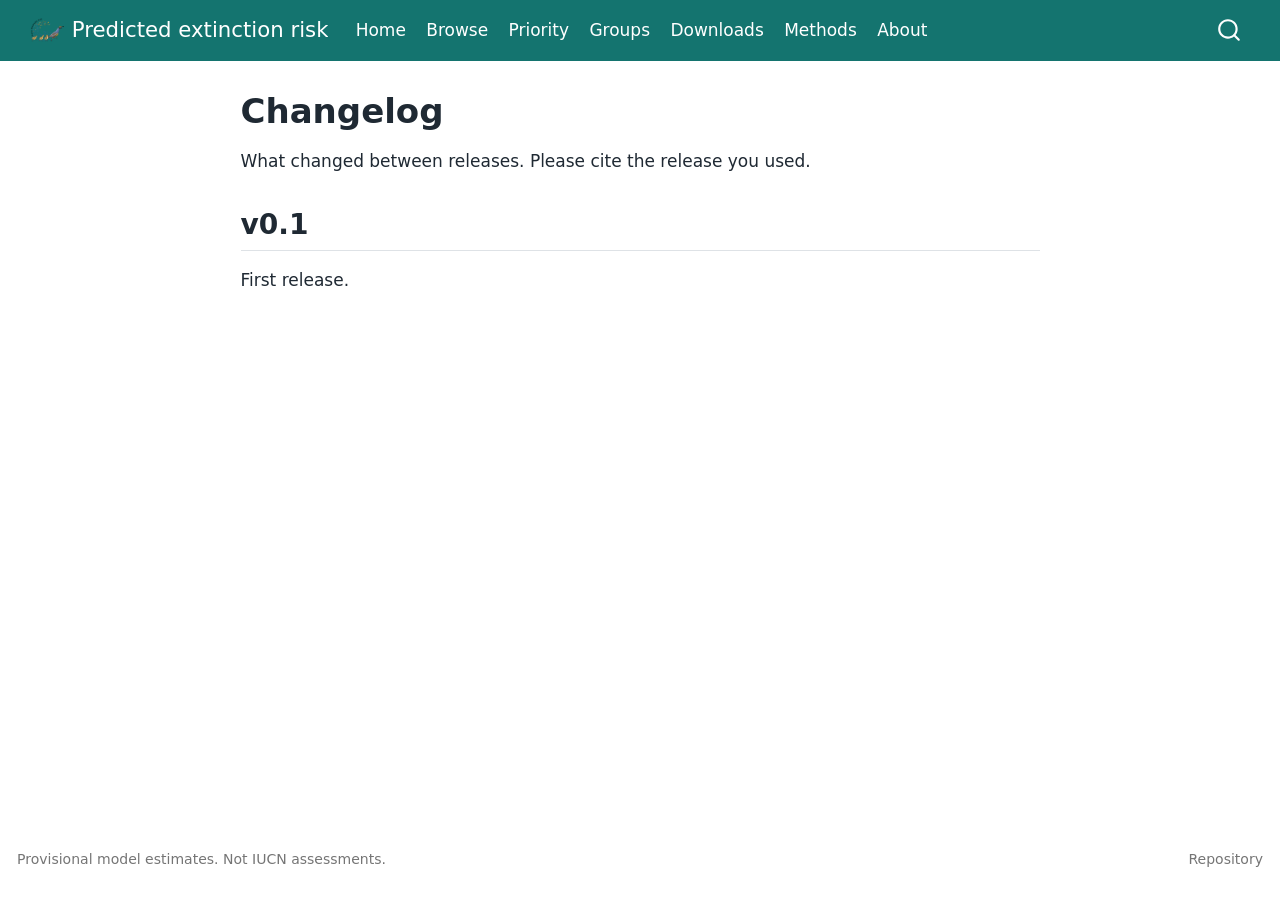
<file: changelog.html>
<!DOCTYPE html>
<html xmlns="http://www.w3.org/1999/xhtml" lang="en" xml:lang="en"><head>

<meta charset="utf-8">
<meta name="generator" content="quarto-1.10.19">

<meta name="viewport" content="width=device-width, initial-scale=1.0, user-scalable=yes">


<title>Changelog – Predicted extinction risk</title>
<style>
/* Default styles provided by pandoc.
** See https://pandoc.org/MANUAL.html#variables-for-html for config info.
*/
span.smallcaps{font-variant: small-caps;}
div.columns{display: flex; gap: 1.5em;}
div.column{flex: auto;}
@media screen {
div.columns{gap: min(4vw, 1.5em);}
div.column{overflow-x: auto;}
}
div.hanging-indent{margin-left: 1.5em; text-indent: -1.5em;}
ul.task-list{list-style: none;}
ul.task-list li input[type="checkbox"] {
  width: 0.8em;
  margin: 0 0.8em 0.2em -1em; /* quarto-specific, see https://github.com/quarto-dev/quarto-cli/issues/4556 */ 
  vertical-align: middle;
}
</style>


<script src="site_libs/quarto-nav/quarto-nav.js"></script>
<script src="site_libs/quarto-nav/headroom.min.js"></script>
<script src="site_libs/clipboard/clipboard.min.js"></script>
<script src="site_libs/quarto-search/autocomplete.umd.js"></script>
<script src="site_libs/quarto-search/fuse.min.js"></script>
<script src="site_libs/quarto-search/quarto-search.js"></script>
<meta name="quarto:offset" content="./">
<script src="site_libs/quarto-html/quarto.js" type="module"></script>
<script src="site_libs/quarto-html/tabsets/tabsets.js" type="module"></script>
<script src="site_libs/quarto-html/popper.min.js"></script>
<script src="site_libs/quarto-html/tippy.umd.min.js"></script>
<script src="site_libs/quarto-html/anchor.min.js"></script>
<link href="site_libs/quarto-html/tippy.css" rel="stylesheet">
<link href="site_libs/quarto-html/quarto-syntax-highlighting-bf27225e3a48a9273f3daa8f8e829971.css" rel="stylesheet" id="quarto-text-highlighting-styles">
<script src="site_libs/bootstrap/bootstrap.min.js"></script>
<link href="site_libs/bootstrap/bootstrap-icons.css" rel="stylesheet">
<link href="site_libs/bootstrap/bootstrap-f64d681408af84b107e6cb3786121e66.min.css" rel="stylesheet" append-hash="true" id="quarto-bootstrap" data-mode="light">
<script id="quarto-search-options" type="application/json">{
  "location": "navbar",
  "copy-button": false,
  "collapse-after": 3,
  "panel-placement": "end",
  "type": "overlay",
  "limit": 50,
  "keyboard-shortcut": [
    "f",
    "/",
    "s"
  ],
  "show-item-context": false,
  "language": {
    "search-no-results-text": "No results",
    "search-matching-documents-text": "matching documents",
    "search-copy-link-title": "Copy link to search",
    "search-hide-matches-text": "Hide additional matches",
    "search-more-match-text": "more match in this document",
    "search-more-matches-text": "more matches in this document",
    "search-clear-button-title": "Clear",
    "search-text-placeholder": "",
    "search-detached-cancel-button-title": "Cancel",
    "search-submit-button-title": "Submit",
    "search-label": "Search"
  }
}</script>
<script defer="" src="https://umami.datadiversitylab.synology.me/script.js" data-website-id="543cffef-a100-47af-9dd9-2cf39517077b" data-domains="datadiversitylab.github.io" data-tag="extinctionrisk"></script>


</head>

<body class="nav-fixed fullcontent quarto-light">

<div id="quarto-search-results"></div>
  <header id="quarto-header" class="headroom fixed-top">
    <nav class="navbar navbar-expand-lg " data-bs-theme="dark">
      <div class="navbar-container container-fluid">
      <div class="navbar-brand-container mx-auto">
    <a href="./index.html" class="navbar-brand navbar-brand-logo">
    <img src="./assets/logo.png" alt="" class="navbar-logo light-content">
    <img src="./assets/logo.png" alt="" class="navbar-logo dark-content">
    </a>
    <a class="navbar-brand" href="./index.html">
    <span class="navbar-title">Predicted extinction risk</span>
    </a>
  </div>
            <div id="quarto-search" class="" title="Search"></div>
          <button class="navbar-toggler" type="button" data-bs-toggle="collapse" data-bs-target="#navbarCollapse" aria-controls="navbarCollapse" role="menu" aria-expanded="false" aria-label="Toggle navigation" onclick="if (window.quartoToggleHeadroom) { window.quartoToggleHeadroom(); }">
  <span class="navbar-toggler-icon"></span>
</button>
          <div class="collapse navbar-collapse" id="navbarCollapse">
            <ul class="navbar-nav navbar-nav-scroll me-auto">
  <li class="nav-item">
    <a class="nav-link" href="./index.html"> 
<span class="menu-text">Home</span></a>
  </li>  
  <li class="nav-item">
    <a class="nav-link" href="./browse.html"> 
<span class="menu-text">Browse</span></a>
  </li>  
  <li class="nav-item">
    <a class="nav-link" href="./priority.html"> 
<span class="menu-text">Priority</span></a>
  </li>  
  <li class="nav-item">
    <a class="nav-link" href="./groups.html"> 
<span class="menu-text">Groups</span></a>
  </li>  
  <li class="nav-item">
    <a class="nav-link" href="./downloads.html"> 
<span class="menu-text">Downloads</span></a>
  </li>  
  <li class="nav-item">
    <a class="nav-link" href="./methods.html"> 
<span class="menu-text">Methods</span></a>
  </li>  
  <li class="nav-item">
    <a class="nav-link" href="./about.html"> 
<span class="menu-text">About</span></a>
  </li>  
</ul>
          </div> <!-- /navcollapse -->
            <div class="quarto-navbar-tools">
</div>
      </div> <!-- /container-fluid -->
    </nav>
</header>
<!-- content -->
<div id="quarto-content" class="quarto-container page-columns page-rows-contents page-layout-article page-navbar">
<!-- sidebar -->
<!-- margin-sidebar -->
    
<!-- main -->
<main class="content" id="quarto-document-content">

<header id="title-block-header" class="quarto-title-block default">
<div class="quarto-title">
<h1 class="title">Changelog</h1>
</div>



<div class="quarto-title-meta">

    
  
    
  </div>
  


</header>


<p>What changed between releases. Please cite the release you used.</p>
<section id="v0.1" class="level2">
<h2 class="anchored" data-anchor-id="v0.1">v0.1</h2>
<p>First release.</p>


</section>

</main> <!-- /main -->
<script id="quarto-html-after-body" type="application/javascript">
  window.document.addEventListener("DOMContentLoaded", function (event) {
    const icon = "";
    const anchorJS = new window.AnchorJS();
    anchorJS.options = {
      placement: 'right',
      icon: icon
    };
    anchorJS.add('.anchored');
    const isCodeAnnotation = (el) => {
      for (const clz of el.classList) {
        if (clz.startsWith('code-annotation-')) {                     
          return true;
        }
      }
      return false;
    }
    const onCopySuccess = function(e) {
      // button target
      const button = e.trigger;
      // don't keep focus
      button.blur();
      // flash "checked"
      button.classList.add('code-copy-button-checked');
      var currentTitle = button.getAttribute("title");
      button.setAttribute("title", "Copied!");
      let tooltip;
      if (window.bootstrap) {
        button.setAttribute("data-bs-toggle", "tooltip");
        button.setAttribute("data-bs-placement", "left");
        button.setAttribute("data-bs-title", "Copied!");
        tooltip = new bootstrap.Tooltip(button, 
          { trigger: "manual", 
            customClass: "code-copy-button-tooltip",
            offset: [0, -8]});
        tooltip.show();    
      }
      setTimeout(function() {
        if (tooltip) {
          tooltip.hide();
          button.removeAttribute("data-bs-title");
          button.removeAttribute("data-bs-toggle");
          button.removeAttribute("data-bs-placement");
        }
        button.setAttribute("title", currentTitle);
        button.classList.remove('code-copy-button-checked');
      }, 1000);
      // clear code selection
      e.clearSelection();
    }
    const getTextToCopy = function(trigger) {
      const outerScaffold = trigger.parentElement.cloneNode(true);
      const codeEl = outerScaffold.querySelector('code');
      for (const childEl of codeEl.children) {
        if (isCodeAnnotation(childEl)) {
          childEl.remove();
        }
      }
      return codeEl.innerText;
    }
    const clipboard = new window.ClipboardJS('.code-copy-button:not([data-in-quarto-modal])', {
      text: getTextToCopy
    });
    clipboard.on('success', onCopySuccess);
    if (window.document.getElementById('quarto-embedded-source-code-modal')) {
      const clipboardModal = new window.ClipboardJS('.code-copy-button[data-in-quarto-modal]', {
        text: getTextToCopy,
        container: window.document.getElementById('quarto-embedded-source-code-modal')
      });
      clipboardModal.on('success', onCopySuccess);
    }
      var localhostRegex = new RegExp(/^(?:http|https):\/\/localhost\:?[0-9]*\//);
      var mailtoRegex = new RegExp(/^mailto:/);
        var filterRegex = new RegExp("https:\/\/datadiversitylab\.github\.io\/risk_database\/");
      var isInternal = (href) => {
          return filterRegex.test(href) || localhostRegex.test(href) || mailtoRegex.test(href);
      }
      // Inspect non-navigation links and adorn them if external
     var links = window.document.querySelectorAll('a[href]:not(.nav-link):not(.navbar-brand):not(.toc-action):not(.sidebar-link):not(.sidebar-item-toggle):not(.pagination-link):not(.no-external):not([aria-hidden]):not(.dropdown-item):not(.quarto-navigation-tool):not(.about-link)');
      for (var i=0; i<links.length; i++) {
        const link = links[i];
        if (!isInternal(link.href)) {
          // undo the damage that might have been done by quarto-nav.js in the case of
          // links that we want to consider external
          if (link.dataset.originalHref !== undefined) {
            link.href = link.dataset.originalHref;
          }
        }
      }
    function tippyHover(el, contentFn, onTriggerFn, onUntriggerFn) {
      const config = {
        allowHTML: true,
        maxWidth: 500,
        delay: 100,
        arrow: false,
        appendTo: function(el) {
            return el.parentElement;
        },
        interactive: true,
        interactiveBorder: 10,
        theme: 'quarto',
        placement: 'bottom-start',
      };
      if (contentFn) {
        config.content = contentFn;
      }
      if (onTriggerFn) {
        config.onTrigger = onTriggerFn;
      }
      if (onUntriggerFn) {
        config.onUntrigger = onUntriggerFn;
      }
      window.tippy(el, config); 
    }
    const noterefs = window.document.querySelectorAll('a[role="doc-noteref"]');
    for (var i=0; i<noterefs.length; i++) {
      const ref = noterefs[i];
      tippyHover(ref, function() {
        // use id or data attribute instead here
        let href = ref.getAttribute('data-footnote-href') || ref.getAttribute('href');
        try { href = new URL(href).hash; } catch {}
        const id = href.replace(/^#\/?/, "");
        const note = window.document.getElementById(id);
        if (note) {
          return note.innerHTML;
        } else {
          return "";
        }
      });
    }
    const xrefs = window.document.querySelectorAll('a.quarto-xref');
    const processXRef = (id, note) => {
      // Strip column container classes
      const stripColumnClz = (el) => {
        el.classList.remove("page-full", "page-columns");
        if (el.children) {
          for (const child of el.children) {
            stripColumnClz(child);
          }
        }
      }
      stripColumnClz(note)
      if (id === null || id.startsWith('sec-')) {
        // Special case sections, only their first couple elements
        const container = document.createElement("div");
        if (note.children && note.children.length > 2) {
          container.appendChild(note.children[0].cloneNode(true));
          for (let i = 1; i < note.children.length; i++) {
            const child = note.children[i];
            if (child.tagName === "P" && child.innerText === "") {
              continue;
            } else {
              container.appendChild(child.cloneNode(true));
              break;
            }
          }
          if (window.Quarto?.typesetMath) {
            window.Quarto.typesetMath(container);
          }
          return container.innerHTML
        } else {
          if (window.Quarto?.typesetMath) {
            window.Quarto.typesetMath(note);
          }
          return note.innerHTML;
        }
      } else {
        // Remove any anchor links if they are present
        const anchorLink = note.querySelector('a.anchorjs-link');
        if (anchorLink) {
          anchorLink.remove();
        }
        if (window.Quarto?.typesetMath) {
          window.Quarto.typesetMath(note);
        }
        if (note.classList.contains("callout")) {
          return note.outerHTML;
        } else {
          return note.innerHTML;
        }
      }
    }
    for (var i=0; i<xrefs.length; i++) {
      const xref = xrefs[i];
      tippyHover(xref, undefined, function(instance) {
        instance.disable();
        let url = xref.getAttribute('href');
        let hash = undefined; 
        if (url.startsWith('#')) {
          hash = url;
        } else {
          try { hash = new URL(url).hash; } catch {}
        }
        if (hash) {
          const id = hash.replace(/^#\/?/, "");
          const note = window.document.getElementById(id);
          if (note !== null) {
            try {
              const html = processXRef(id, note.cloneNode(true));
              instance.setContent(html);
            } finally {
              instance.enable();
              instance.show();
            }
          } else {
            // See if we can fetch this
            fetch(url.split('#')[0])
            .then(res => res.text())
            .then(html => {
              const parser = new DOMParser();
              const htmlDoc = parser.parseFromString(html, "text/html");
              const note = htmlDoc.getElementById(id);
              if (note !== null) {
                const html = processXRef(id, note);
                instance.setContent(html);
              } 
            }).finally(() => {
              instance.enable();
              instance.show();
            });
          }
        } else {
          // See if we can fetch a full url (with no hash to target)
          // This is a special case and we should probably do some content thinning / targeting
          fetch(url)
          .then(res => res.text())
          .then(html => {
            const parser = new DOMParser();
            const htmlDoc = parser.parseFromString(html, "text/html");
            const note = htmlDoc.querySelector('main.content');
            if (note !== null) {
              // This should only happen for chapter cross references
              // (since there is no id in the URL)
              // remove the first header
              if (note.children.length > 0 && note.children[0].tagName === "HEADER") {
                note.children[0].remove();
              }
              const html = processXRef(null, note);
              instance.setContent(html);
            } 
          }).finally(() => {
            instance.enable();
            instance.show();
          });
        }
      }, function(instance) {
      });
    }
        let selectedAnnoteEl;
        const selectorForAnnotation = ( cell, annotation) => {
          let cellAttr = 'data-code-cell="' + cell + '"';
          let lineAttr = 'data-code-annotation="' +  annotation + '"';
          const selector = 'span[' + cellAttr + '][' + lineAttr + ']';
          return selector;
        }
        const selectCodeLines = (annoteEl) => {
          const doc = window.document;
          const targetCell = annoteEl.getAttribute("data-target-cell");
          const targetAnnotation = annoteEl.getAttribute("data-target-annotation");
          const annoteSpan = window.document.querySelector(selectorForAnnotation(targetCell, targetAnnotation));
          const lines = annoteSpan.getAttribute("data-code-lines").split(",");
          const lineIds = lines.map((line) => {
            return targetCell + "-" + line;
          })
          let top = null;
          let height = null;
          let parent = null;
          if (lineIds.length > 0) {
              //compute the position of the single el (top and bottom and make a div)
              const el = window.document.getElementById(lineIds[0]);
              top = el.offsetTop;
              height = el.offsetHeight;
              parent = el.parentElement.parentElement;
            if (lineIds.length > 1) {
              const lastEl = window.document.getElementById(lineIds[lineIds.length - 1]);
              const bottom = lastEl.offsetTop + lastEl.offsetHeight;
              height = bottom - top;
            }
            if (top !== null && height !== null && parent !== null) {
              // cook up a div (if necessary) and position it 
              let div = window.document.getElementById("code-annotation-line-highlight");
              if (div === null) {
                div = window.document.createElement("div");
                div.setAttribute("id", "code-annotation-line-highlight");
                div.style.position = 'absolute';
                parent.appendChild(div);
              }
              div.style.top = top - 2 + "px";
              div.style.height = height + 4 + "px";
              div.style.left = 0;
              let gutterDiv = window.document.getElementById("code-annotation-line-highlight-gutter");
              if (gutterDiv === null) {
                gutterDiv = window.document.createElement("div");
                gutterDiv.setAttribute("id", "code-annotation-line-highlight-gutter");
                gutterDiv.style.position = 'absolute';
                const codeCell = window.document.getElementById(targetCell);
                const gutter = codeCell.querySelector('.code-annotation-gutter');
                gutter.appendChild(gutterDiv);
              }
              gutterDiv.style.top = top - 2 + "px";
              gutterDiv.style.height = height + 4 + "px";
            }
            selectedAnnoteEl = annoteEl;
          }
        };
        const unselectCodeLines = () => {
          const elementsIds = ["code-annotation-line-highlight", "code-annotation-line-highlight-gutter"];
          elementsIds.forEach((elId) => {
            const div = window.document.getElementById(elId);
            if (div) {
              div.remove();
            }
          });
          selectedAnnoteEl = undefined;
        };
          // Handle positioning of the toggle
      window.addEventListener(
        "resize",
        throttle(() => {
          elRect = undefined;
          if (selectedAnnoteEl) {
            selectCodeLines(selectedAnnoteEl);
          }
        }, 10)
      );
      function throttle(fn, ms) {
      let throttle = false;
      let timer;
        return (...args) => {
          if(!throttle) { // first call gets through
              fn.apply(this, args);
              throttle = true;
          } else { // all the others get throttled
              if(timer) clearTimeout(timer); // cancel #2
              timer = setTimeout(() => {
                fn.apply(this, args);
                timer = throttle = false;
              }, ms);
          }
        };
      }
        // Attach click handler to the DT
        const annoteDls = window.document.querySelectorAll('dt[data-target-cell]');
        for (const annoteDlNode of annoteDls) {
          annoteDlNode.addEventListener('click', (event) => {
            const clickedEl = event.target;
            if (clickedEl !== selectedAnnoteEl) {
              unselectCodeLines();
              const activeEl = window.document.querySelector('dt[data-target-cell].code-annotation-active');
              if (activeEl) {
                activeEl.classList.remove('code-annotation-active');
              }
              selectCodeLines(clickedEl);
              clickedEl.classList.add('code-annotation-active');
            } else {
              // Unselect the line
              unselectCodeLines();
              clickedEl.classList.remove('code-annotation-active');
            }
          });
        }
    const findCites = (el) => {
      const parentEl = el.parentElement;
      if (parentEl) {
        const cites = parentEl.dataset.cites;
        if (cites) {
          return {
            el,
            cites: cites.split(' ')
          };
        } else {
          return findCites(el.parentElement)
        }
      } else {
        return undefined;
      }
    };
    var bibliorefs = window.document.querySelectorAll('a[role="doc-biblioref"]');
    for (var i=0; i<bibliorefs.length; i++) {
      const ref = bibliorefs[i];
      const citeInfo = findCites(ref);
      if (citeInfo) {
        tippyHover(citeInfo.el, function() {
          var popup = window.document.createElement('div');
          citeInfo.cites.forEach(function(cite) {
            var citeDiv = window.document.createElement('div');
            citeDiv.classList.add('hanging-indent');
            citeDiv.classList.add('csl-entry');
            var biblioDiv = window.document.getElementById('ref-' + cite);
            if (biblioDiv) {
              citeDiv.innerHTML = biblioDiv.innerHTML;
            }
            popup.appendChild(citeDiv);
          });
          return popup.innerHTML;
        });
      }
    }
  });
  </script>
</div> <!-- /content -->
<footer class="footer">
  <div class="nav-footer">
    <div class="nav-footer-left">
<p>Provisional model estimates. Not IUCN assessments.</p>
</div>   
    <div class="nav-footer-center">
      &nbsp;
    </div>
    <div class="nav-footer-right">
<p><a href="https://github.com/datadiversitylab/risk_database">Repository</a></p>
</div>
  </div>
</footer>




</body></html>
</file>
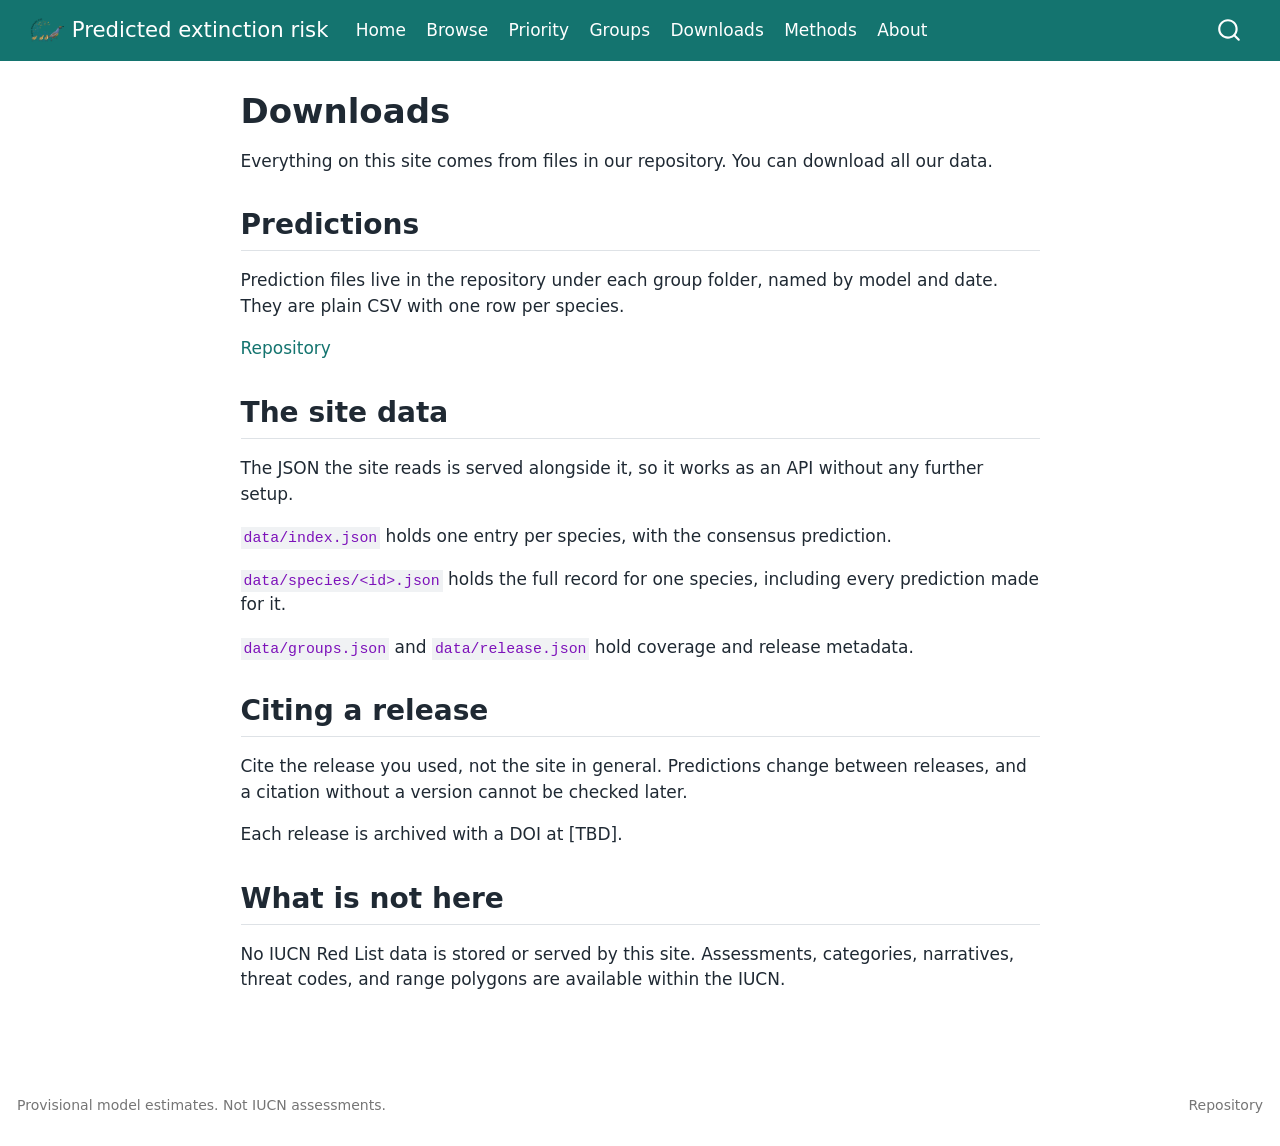
<file: downloads.html>
<!DOCTYPE html>
<html xmlns="http://www.w3.org/1999/xhtml" lang="en" xml:lang="en"><head>

<meta charset="utf-8">
<meta name="generator" content="quarto-1.10.19">

<meta name="viewport" content="width=device-width, initial-scale=1.0, user-scalable=yes">


<title>Downloads – Predicted extinction risk</title>
<style>
/* Default styles provided by pandoc.
** See https://pandoc.org/MANUAL.html#variables-for-html for config info.
*/
span.smallcaps{font-variant: small-caps;}
div.columns{display: flex; gap: 1.5em;}
div.column{flex: auto;}
@media screen {
div.columns{gap: min(4vw, 1.5em);}
div.column{overflow-x: auto;}
}
div.hanging-indent{margin-left: 1.5em; text-indent: -1.5em;}
ul.task-list{list-style: none;}
ul.task-list li input[type="checkbox"] {
  width: 0.8em;
  margin: 0 0.8em 0.2em -1em; /* quarto-specific, see https://github.com/quarto-dev/quarto-cli/issues/4556 */ 
  vertical-align: middle;
}
</style>


<script src="site_libs/quarto-nav/quarto-nav.js"></script>
<script src="site_libs/quarto-nav/headroom.min.js"></script>
<script src="site_libs/clipboard/clipboard.min.js"></script>
<script src="site_libs/quarto-search/autocomplete.umd.js"></script>
<script src="site_libs/quarto-search/fuse.min.js"></script>
<script src="site_libs/quarto-search/quarto-search.js"></script>
<meta name="quarto:offset" content="./">
<script src="site_libs/quarto-html/quarto.js" type="module"></script>
<script src="site_libs/quarto-html/tabsets/tabsets.js" type="module"></script>
<script src="site_libs/quarto-html/popper.min.js"></script>
<script src="site_libs/quarto-html/tippy.umd.min.js"></script>
<script src="site_libs/quarto-html/anchor.min.js"></script>
<link href="site_libs/quarto-html/tippy.css" rel="stylesheet">
<link href="site_libs/quarto-html/quarto-syntax-highlighting-bf27225e3a48a9273f3daa8f8e829971.css" rel="stylesheet" id="quarto-text-highlighting-styles">
<script src="site_libs/bootstrap/bootstrap.min.js"></script>
<link href="site_libs/bootstrap/bootstrap-icons.css" rel="stylesheet">
<link href="site_libs/bootstrap/bootstrap-f64d681408af84b107e6cb3786121e66.min.css" rel="stylesheet" append-hash="true" id="quarto-bootstrap" data-mode="light">
<script id="quarto-search-options" type="application/json">{
  "location": "navbar",
  "copy-button": false,
  "collapse-after": 3,
  "panel-placement": "end",
  "type": "overlay",
  "limit": 50,
  "keyboard-shortcut": [
    "f",
    "/",
    "s"
  ],
  "show-item-context": false,
  "language": {
    "search-no-results-text": "No results",
    "search-matching-documents-text": "matching documents",
    "search-copy-link-title": "Copy link to search",
    "search-hide-matches-text": "Hide additional matches",
    "search-more-match-text": "more match in this document",
    "search-more-matches-text": "more matches in this document",
    "search-clear-button-title": "Clear",
    "search-text-placeholder": "",
    "search-detached-cancel-button-title": "Cancel",
    "search-submit-button-title": "Submit",
    "search-label": "Search"
  }
}</script>
<script defer="" src="https://umami.datadiversitylab.synology.me/script.js" data-website-id="543cffef-a100-47af-9dd9-2cf39517077b" data-domains="datadiversitylab.github.io" data-tag="extinctionrisk"></script>


</head>

<body class="nav-fixed fullcontent quarto-light">

<div id="quarto-search-results"></div>
  <header id="quarto-header" class="headroom fixed-top">
    <nav class="navbar navbar-expand-lg " data-bs-theme="dark">
      <div class="navbar-container container-fluid">
      <div class="navbar-brand-container mx-auto">
    <a href="./index.html" class="navbar-brand navbar-brand-logo">
    <img src="./assets/logo.png" alt="" class="navbar-logo light-content">
    <img src="./assets/logo.png" alt="" class="navbar-logo dark-content">
    </a>
    <a class="navbar-brand" href="./index.html">
    <span class="navbar-title">Predicted extinction risk</span>
    </a>
  </div>
            <div id="quarto-search" class="" title="Search"></div>
          <button class="navbar-toggler" type="button" data-bs-toggle="collapse" data-bs-target="#navbarCollapse" aria-controls="navbarCollapse" role="menu" aria-expanded="false" aria-label="Toggle navigation" onclick="if (window.quartoToggleHeadroom) { window.quartoToggleHeadroom(); }">
  <span class="navbar-toggler-icon"></span>
</button>
          <div class="collapse navbar-collapse" id="navbarCollapse">
            <ul class="navbar-nav navbar-nav-scroll me-auto">
  <li class="nav-item">
    <a class="nav-link" href="./index.html"> 
<span class="menu-text">Home</span></a>
  </li>  
  <li class="nav-item">
    <a class="nav-link" href="./browse.html"> 
<span class="menu-text">Browse</span></a>
  </li>  
  <li class="nav-item">
    <a class="nav-link" href="./priority.html"> 
<span class="menu-text">Priority</span></a>
  </li>  
  <li class="nav-item">
    <a class="nav-link" href="./groups.html"> 
<span class="menu-text">Groups</span></a>
  </li>  
  <li class="nav-item">
    <a class="nav-link active" href="./downloads.html" aria-current="page"> 
<span class="menu-text">Downloads</span></a>
  </li>  
  <li class="nav-item">
    <a class="nav-link" href="./methods.html"> 
<span class="menu-text">Methods</span></a>
  </li>  
  <li class="nav-item">
    <a class="nav-link" href="./about.html"> 
<span class="menu-text">About</span></a>
  </li>  
</ul>
          </div> <!-- /navcollapse -->
            <div class="quarto-navbar-tools">
</div>
      </div> <!-- /container-fluid -->
    </nav>
</header>
<!-- content -->
<div id="quarto-content" class="quarto-container page-columns page-rows-contents page-layout-article page-navbar">
<!-- sidebar -->
<!-- margin-sidebar -->
    
<!-- main -->
<main class="content" id="quarto-document-content">

<header id="title-block-header" class="quarto-title-block default">
<div class="quarto-title">
<h1 class="title">Downloads</h1>
</div>



<div class="quarto-title-meta">

    
  
    
  </div>
  


</header>


<p>Everything on this site comes from files in our repository. You can download all our data.</p>
<section id="predictions" class="level2">
<h2 class="anchored" data-anchor-id="predictions">Predictions</h2>
<p>Prediction files live in the repository under each group folder, named by model and date. They are plain CSV with one row per species.</p>
<p><a href="https://github.com/datadiversitylab/risk_database">Repository</a></p>
</section>
<section id="the-site-data" class="level2">
<h2 class="anchored" data-anchor-id="the-site-data">The site data</h2>
<p>The JSON the site reads is served alongside it, so it works as an API without any further setup.</p>
<p><code>data/index.json</code> holds one entry per species, with the consensus prediction.</p>
<p><code>data/species/&lt;id&gt;.json</code> holds the full record for one species, including every prediction made for it.</p>
<p><code>data/groups.json</code> and <code>data/release.json</code> hold coverage and release metadata.</p>
</section>
<section id="citing-a-release" class="level2">
<h2 class="anchored" data-anchor-id="citing-a-release">Citing a release</h2>
<p>Cite the release you used, not the site in general. Predictions change between releases, and a citation without a version cannot be checked later.</p>
<p>Each release is archived with a DOI at [TBD].</p>
</section>
<section id="what-is-not-here" class="level2">
<h2 class="anchored" data-anchor-id="what-is-not-here">What is not here</h2>
<p>No IUCN Red List data is stored or served by this site. Assessments, categories, narratives, threat codes, and range polygons are available within the IUCN.</p>


</section>

</main> <!-- /main -->
<script id="quarto-html-after-body" type="application/javascript">
  window.document.addEventListener("DOMContentLoaded", function (event) {
    const icon = "";
    const anchorJS = new window.AnchorJS();
    anchorJS.options = {
      placement: 'right',
      icon: icon
    };
    anchorJS.add('.anchored');
    const isCodeAnnotation = (el) => {
      for (const clz of el.classList) {
        if (clz.startsWith('code-annotation-')) {                     
          return true;
        }
      }
      return false;
    }
    const onCopySuccess = function(e) {
      // button target
      const button = e.trigger;
      // don't keep focus
      button.blur();
      // flash "checked"
      button.classList.add('code-copy-button-checked');
      var currentTitle = button.getAttribute("title");
      button.setAttribute("title", "Copied!");
      let tooltip;
      if (window.bootstrap) {
        button.setAttribute("data-bs-toggle", "tooltip");
        button.setAttribute("data-bs-placement", "left");
        button.setAttribute("data-bs-title", "Copied!");
        tooltip = new bootstrap.Tooltip(button, 
          { trigger: "manual", 
            customClass: "code-copy-button-tooltip",
            offset: [0, -8]});
        tooltip.show();    
      }
      setTimeout(function() {
        if (tooltip) {
          tooltip.hide();
          button.removeAttribute("data-bs-title");
          button.removeAttribute("data-bs-toggle");
          button.removeAttribute("data-bs-placement");
        }
        button.setAttribute("title", currentTitle);
        button.classList.remove('code-copy-button-checked');
      }, 1000);
      // clear code selection
      e.clearSelection();
    }
    const getTextToCopy = function(trigger) {
      const outerScaffold = trigger.parentElement.cloneNode(true);
      const codeEl = outerScaffold.querySelector('code');
      for (const childEl of codeEl.children) {
        if (isCodeAnnotation(childEl)) {
          childEl.remove();
        }
      }
      return codeEl.innerText;
    }
    const clipboard = new window.ClipboardJS('.code-copy-button:not([data-in-quarto-modal])', {
      text: getTextToCopy
    });
    clipboard.on('success', onCopySuccess);
    if (window.document.getElementById('quarto-embedded-source-code-modal')) {
      const clipboardModal = new window.ClipboardJS('.code-copy-button[data-in-quarto-modal]', {
        text: getTextToCopy,
        container: window.document.getElementById('quarto-embedded-source-code-modal')
      });
      clipboardModal.on('success', onCopySuccess);
    }
      var localhostRegex = new RegExp(/^(?:http|https):\/\/localhost\:?[0-9]*\//);
      var mailtoRegex = new RegExp(/^mailto:/);
        var filterRegex = new RegExp("https:\/\/datadiversitylab\.github\.io\/risk_database\/");
      var isInternal = (href) => {
          return filterRegex.test(href) || localhostRegex.test(href) || mailtoRegex.test(href);
      }
      // Inspect non-navigation links and adorn them if external
     var links = window.document.querySelectorAll('a[href]:not(.nav-link):not(.navbar-brand):not(.toc-action):not(.sidebar-link):not(.sidebar-item-toggle):not(.pagination-link):not(.no-external):not([aria-hidden]):not(.dropdown-item):not(.quarto-navigation-tool):not(.about-link)');
      for (var i=0; i<links.length; i++) {
        const link = links[i];
        if (!isInternal(link.href)) {
          // undo the damage that might have been done by quarto-nav.js in the case of
          // links that we want to consider external
          if (link.dataset.originalHref !== undefined) {
            link.href = link.dataset.originalHref;
          }
        }
      }
    function tippyHover(el, contentFn, onTriggerFn, onUntriggerFn) {
      const config = {
        allowHTML: true,
        maxWidth: 500,
        delay: 100,
        arrow: false,
        appendTo: function(el) {
            return el.parentElement;
        },
        interactive: true,
        interactiveBorder: 10,
        theme: 'quarto',
        placement: 'bottom-start',
      };
      if (contentFn) {
        config.content = contentFn;
      }
      if (onTriggerFn) {
        config.onTrigger = onTriggerFn;
      }
      if (onUntriggerFn) {
        config.onUntrigger = onUntriggerFn;
      }
      window.tippy(el, config); 
    }
    const noterefs = window.document.querySelectorAll('a[role="doc-noteref"]');
    for (var i=0; i<noterefs.length; i++) {
      const ref = noterefs[i];
      tippyHover(ref, function() {
        // use id or data attribute instead here
        let href = ref.getAttribute('data-footnote-href') || ref.getAttribute('href');
        try { href = new URL(href).hash; } catch {}
        const id = href.replace(/^#\/?/, "");
        const note = window.document.getElementById(id);
        if (note) {
          return note.innerHTML;
        } else {
          return "";
        }
      });
    }
    const xrefs = window.document.querySelectorAll('a.quarto-xref');
    const processXRef = (id, note) => {
      // Strip column container classes
      const stripColumnClz = (el) => {
        el.classList.remove("page-full", "page-columns");
        if (el.children) {
          for (const child of el.children) {
            stripColumnClz(child);
          }
        }
      }
      stripColumnClz(note)
      if (id === null || id.startsWith('sec-')) {
        // Special case sections, only their first couple elements
        const container = document.createElement("div");
        if (note.children && note.children.length > 2) {
          container.appendChild(note.children[0].cloneNode(true));
          for (let i = 1; i < note.children.length; i++) {
            const child = note.children[i];
            if (child.tagName === "P" && child.innerText === "") {
              continue;
            } else {
              container.appendChild(child.cloneNode(true));
              break;
            }
          }
          if (window.Quarto?.typesetMath) {
            window.Quarto.typesetMath(container);
          }
          return container.innerHTML
        } else {
          if (window.Quarto?.typesetMath) {
            window.Quarto.typesetMath(note);
          }
          return note.innerHTML;
        }
      } else {
        // Remove any anchor links if they are present
        const anchorLink = note.querySelector('a.anchorjs-link');
        if (anchorLink) {
          anchorLink.remove();
        }
        if (window.Quarto?.typesetMath) {
          window.Quarto.typesetMath(note);
        }
        if (note.classList.contains("callout")) {
          return note.outerHTML;
        } else {
          return note.innerHTML;
        }
      }
    }
    for (var i=0; i<xrefs.length; i++) {
      const xref = xrefs[i];
      tippyHover(xref, undefined, function(instance) {
        instance.disable();
        let url = xref.getAttribute('href');
        let hash = undefined; 
        if (url.startsWith('#')) {
          hash = url;
        } else {
          try { hash = new URL(url).hash; } catch {}
        }
        if (hash) {
          const id = hash.replace(/^#\/?/, "");
          const note = window.document.getElementById(id);
          if (note !== null) {
            try {
              const html = processXRef(id, note.cloneNode(true));
              instance.setContent(html);
            } finally {
              instance.enable();
              instance.show();
            }
          } else {
            // See if we can fetch this
            fetch(url.split('#')[0])
            .then(res => res.text())
            .then(html => {
              const parser = new DOMParser();
              const htmlDoc = parser.parseFromString(html, "text/html");
              const note = htmlDoc.getElementById(id);
              if (note !== null) {
                const html = processXRef(id, note);
                instance.setContent(html);
              } 
            }).finally(() => {
              instance.enable();
              instance.show();
            });
          }
        } else {
          // See if we can fetch a full url (with no hash to target)
          // This is a special case and we should probably do some content thinning / targeting
          fetch(url)
          .then(res => res.text())
          .then(html => {
            const parser = new DOMParser();
            const htmlDoc = parser.parseFromString(html, "text/html");
            const note = htmlDoc.querySelector('main.content');
            if (note !== null) {
              // This should only happen for chapter cross references
              // (since there is no id in the URL)
              // remove the first header
              if (note.children.length > 0 && note.children[0].tagName === "HEADER") {
                note.children[0].remove();
              }
              const html = processXRef(null, note);
              instance.setContent(html);
            } 
          }).finally(() => {
            instance.enable();
            instance.show();
          });
        }
      }, function(instance) {
      });
    }
        let selectedAnnoteEl;
        const selectorForAnnotation = ( cell, annotation) => {
          let cellAttr = 'data-code-cell="' + cell + '"';
          let lineAttr = 'data-code-annotation="' +  annotation + '"';
          const selector = 'span[' + cellAttr + '][' + lineAttr + ']';
          return selector;
        }
        const selectCodeLines = (annoteEl) => {
          const doc = window.document;
          const targetCell = annoteEl.getAttribute("data-target-cell");
          const targetAnnotation = annoteEl.getAttribute("data-target-annotation");
          const annoteSpan = window.document.querySelector(selectorForAnnotation(targetCell, targetAnnotation));
          const lines = annoteSpan.getAttribute("data-code-lines").split(",");
          const lineIds = lines.map((line) => {
            return targetCell + "-" + line;
          })
          let top = null;
          let height = null;
          let parent = null;
          if (lineIds.length > 0) {
              //compute the position of the single el (top and bottom and make a div)
              const el = window.document.getElementById(lineIds[0]);
              top = el.offsetTop;
              height = el.offsetHeight;
              parent = el.parentElement.parentElement;
            if (lineIds.length > 1) {
              const lastEl = window.document.getElementById(lineIds[lineIds.length - 1]);
              const bottom = lastEl.offsetTop + lastEl.offsetHeight;
              height = bottom - top;
            }
            if (top !== null && height !== null && parent !== null) {
              // cook up a div (if necessary) and position it 
              let div = window.document.getElementById("code-annotation-line-highlight");
              if (div === null) {
                div = window.document.createElement("div");
                div.setAttribute("id", "code-annotation-line-highlight");
                div.style.position = 'absolute';
                parent.appendChild(div);
              }
              div.style.top = top - 2 + "px";
              div.style.height = height + 4 + "px";
              div.style.left = 0;
              let gutterDiv = window.document.getElementById("code-annotation-line-highlight-gutter");
              if (gutterDiv === null) {
                gutterDiv = window.document.createElement("div");
                gutterDiv.setAttribute("id", "code-annotation-line-highlight-gutter");
                gutterDiv.style.position = 'absolute';
                const codeCell = window.document.getElementById(targetCell);
                const gutter = codeCell.querySelector('.code-annotation-gutter');
                gutter.appendChild(gutterDiv);
              }
              gutterDiv.style.top = top - 2 + "px";
              gutterDiv.style.height = height + 4 + "px";
            }
            selectedAnnoteEl = annoteEl;
          }
        };
        const unselectCodeLines = () => {
          const elementsIds = ["code-annotation-line-highlight", "code-annotation-line-highlight-gutter"];
          elementsIds.forEach((elId) => {
            const div = window.document.getElementById(elId);
            if (div) {
              div.remove();
            }
          });
          selectedAnnoteEl = undefined;
        };
          // Handle positioning of the toggle
      window.addEventListener(
        "resize",
        throttle(() => {
          elRect = undefined;
          if (selectedAnnoteEl) {
            selectCodeLines(selectedAnnoteEl);
          }
        }, 10)
      );
      function throttle(fn, ms) {
      let throttle = false;
      let timer;
        return (...args) => {
          if(!throttle) { // first call gets through
              fn.apply(this, args);
              throttle = true;
          } else { // all the others get throttled
              if(timer) clearTimeout(timer); // cancel #2
              timer = setTimeout(() => {
                fn.apply(this, args);
                timer = throttle = false;
              }, ms);
          }
        };
      }
        // Attach click handler to the DT
        const annoteDls = window.document.querySelectorAll('dt[data-target-cell]');
        for (const annoteDlNode of annoteDls) {
          annoteDlNode.addEventListener('click', (event) => {
            const clickedEl = event.target;
            if (clickedEl !== selectedAnnoteEl) {
              unselectCodeLines();
              const activeEl = window.document.querySelector('dt[data-target-cell].code-annotation-active');
              if (activeEl) {
                activeEl.classList.remove('code-annotation-active');
              }
              selectCodeLines(clickedEl);
              clickedEl.classList.add('code-annotation-active');
            } else {
              // Unselect the line
              unselectCodeLines();
              clickedEl.classList.remove('code-annotation-active');
            }
          });
        }
    const findCites = (el) => {
      const parentEl = el.parentElement;
      if (parentEl) {
        const cites = parentEl.dataset.cites;
        if (cites) {
          return {
            el,
            cites: cites.split(' ')
          };
        } else {
          return findCites(el.parentElement)
        }
      } else {
        return undefined;
      }
    };
    var bibliorefs = window.document.querySelectorAll('a[role="doc-biblioref"]');
    for (var i=0; i<bibliorefs.length; i++) {
      const ref = bibliorefs[i];
      const citeInfo = findCites(ref);
      if (citeInfo) {
        tippyHover(citeInfo.el, function() {
          var popup = window.document.createElement('div');
          citeInfo.cites.forEach(function(cite) {
            var citeDiv = window.document.createElement('div');
            citeDiv.classList.add('hanging-indent');
            citeDiv.classList.add('csl-entry');
            var biblioDiv = window.document.getElementById('ref-' + cite);
            if (biblioDiv) {
              citeDiv.innerHTML = biblioDiv.innerHTML;
            }
            popup.appendChild(citeDiv);
          });
          return popup.innerHTML;
        });
      }
    }
  });
  </script>
</div> <!-- /content -->
<footer class="footer">
  <div class="nav-footer">
    <div class="nav-footer-left">
<p>Provisional model estimates. Not IUCN assessments.</p>
</div>   
    <div class="nav-footer-center">
      &nbsp;
    </div>
    <div class="nav-footer-right">
<p><a href="https://github.com/datadiversitylab/risk_database">Repository</a></p>
</div>
  </div>
</footer>




</body></html>
</file>
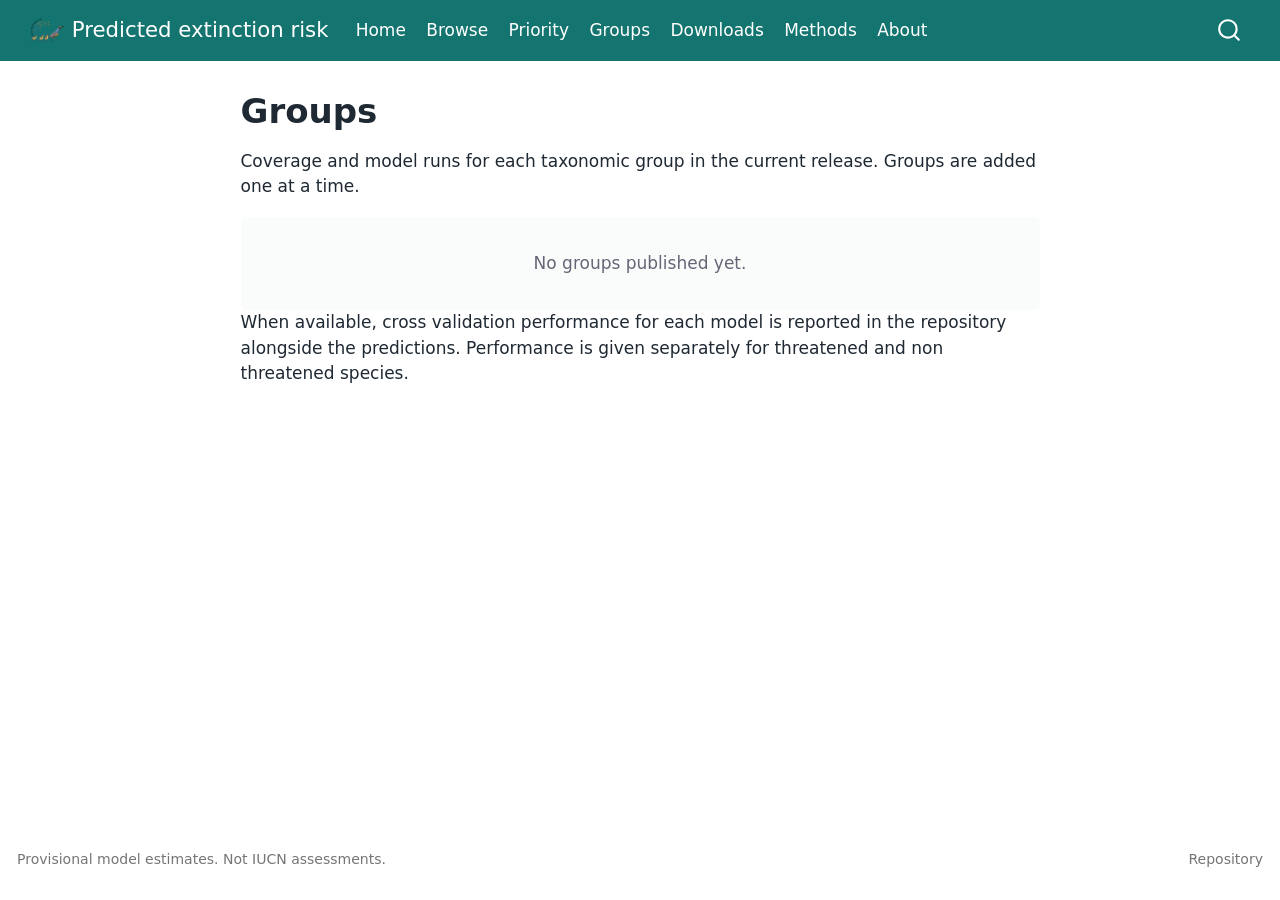
<file: groups.html>
<!DOCTYPE html>
<html xmlns="http://www.w3.org/1999/xhtml" lang="en" xml:lang="en"><head>

<meta charset="utf-8">
<meta name="generator" content="quarto-1.10.19">

<meta name="viewport" content="width=device-width, initial-scale=1.0, user-scalable=yes">


<title>Groups – Predicted extinction risk</title>
<style>
/* Default styles provided by pandoc.
** See https://pandoc.org/MANUAL.html#variables-for-html for config info.
*/
span.smallcaps{font-variant: small-caps;}
div.columns{display: flex; gap: 1.5em;}
div.column{flex: auto;}
@media screen {
div.columns{gap: min(4vw, 1.5em);}
div.column{overflow-x: auto;}
}
div.hanging-indent{margin-left: 1.5em; text-indent: -1.5em;}
ul.task-list{list-style: none;}
ul.task-list li input[type="checkbox"] {
  width: 0.8em;
  margin: 0 0.8em 0.2em -1em; /* quarto-specific, see https://github.com/quarto-dev/quarto-cli/issues/4556 */ 
  vertical-align: middle;
}
</style>


<script src="site_libs/quarto-nav/quarto-nav.js"></script>
<script src="site_libs/quarto-nav/headroom.min.js"></script>
<script src="site_libs/clipboard/clipboard.min.js"></script>
<script src="site_libs/quarto-search/autocomplete.umd.js"></script>
<script src="site_libs/quarto-search/fuse.min.js"></script>
<script src="site_libs/quarto-search/quarto-search.js"></script>
<meta name="quarto:offset" content="./">
<script src="site_libs/quarto-html/quarto.js" type="module"></script>
<script src="site_libs/quarto-html/tabsets/tabsets.js" type="module"></script>
<script src="site_libs/quarto-html/popper.min.js"></script>
<script src="site_libs/quarto-html/tippy.umd.min.js"></script>
<script src="site_libs/quarto-html/anchor.min.js"></script>
<link href="site_libs/quarto-html/tippy.css" rel="stylesheet">
<link href="site_libs/quarto-html/quarto-syntax-highlighting-bf27225e3a48a9273f3daa8f8e829971.css" rel="stylesheet" id="quarto-text-highlighting-styles">
<script src="site_libs/bootstrap/bootstrap.min.js"></script>
<link href="site_libs/bootstrap/bootstrap-icons.css" rel="stylesheet">
<link href="site_libs/bootstrap/bootstrap-f64d681408af84b107e6cb3786121e66.min.css" rel="stylesheet" append-hash="true" id="quarto-bootstrap" data-mode="light">
<script id="quarto-search-options" type="application/json">{
  "location": "navbar",
  "copy-button": false,
  "collapse-after": 3,
  "panel-placement": "end",
  "type": "overlay",
  "limit": 50,
  "keyboard-shortcut": [
    "f",
    "/",
    "s"
  ],
  "show-item-context": false,
  "language": {
    "search-no-results-text": "No results",
    "search-matching-documents-text": "matching documents",
    "search-copy-link-title": "Copy link to search",
    "search-hide-matches-text": "Hide additional matches",
    "search-more-match-text": "more match in this document",
    "search-more-matches-text": "more matches in this document",
    "search-clear-button-title": "Clear",
    "search-text-placeholder": "",
    "search-detached-cancel-button-title": "Cancel",
    "search-submit-button-title": "Submit",
    "search-label": "Search"
  }
}</script>
<script defer="" src="https://umami.datadiversitylab.synology.me/script.js" data-website-id="543cffef-a100-47af-9dd9-2cf39517077b" data-domains="datadiversitylab.github.io" data-tag="extinctionrisk"></script>


</head>

<body class="nav-fixed fullcontent quarto-light">

<div id="quarto-search-results"></div>
  <header id="quarto-header" class="headroom fixed-top">
    <nav class="navbar navbar-expand-lg " data-bs-theme="dark">
      <div class="navbar-container container-fluid">
      <div class="navbar-brand-container mx-auto">
    <a href="./index.html" class="navbar-brand navbar-brand-logo">
    <img src="./assets/logo.png" alt="" class="navbar-logo light-content">
    <img src="./assets/logo.png" alt="" class="navbar-logo dark-content">
    </a>
    <a class="navbar-brand" href="./index.html">
    <span class="navbar-title">Predicted extinction risk</span>
    </a>
  </div>
            <div id="quarto-search" class="" title="Search"></div>
          <button class="navbar-toggler" type="button" data-bs-toggle="collapse" data-bs-target="#navbarCollapse" aria-controls="navbarCollapse" role="menu" aria-expanded="false" aria-label="Toggle navigation" onclick="if (window.quartoToggleHeadroom) { window.quartoToggleHeadroom(); }">
  <span class="navbar-toggler-icon"></span>
</button>
          <div class="collapse navbar-collapse" id="navbarCollapse">
            <ul class="navbar-nav navbar-nav-scroll me-auto">
  <li class="nav-item">
    <a class="nav-link" href="./index.html"> 
<span class="menu-text">Home</span></a>
  </li>  
  <li class="nav-item">
    <a class="nav-link" href="./browse.html"> 
<span class="menu-text">Browse</span></a>
  </li>  
  <li class="nav-item">
    <a class="nav-link" href="./priority.html"> 
<span class="menu-text">Priority</span></a>
  </li>  
  <li class="nav-item">
    <a class="nav-link active" href="./groups.html" aria-current="page"> 
<span class="menu-text">Groups</span></a>
  </li>  
  <li class="nav-item">
    <a class="nav-link" href="./downloads.html"> 
<span class="menu-text">Downloads</span></a>
  </li>  
  <li class="nav-item">
    <a class="nav-link" href="./methods.html"> 
<span class="menu-text">Methods</span></a>
  </li>  
  <li class="nav-item">
    <a class="nav-link" href="./about.html"> 
<span class="menu-text">About</span></a>
  </li>  
</ul>
          </div> <!-- /navcollapse -->
            <div class="quarto-navbar-tools">
</div>
      </div> <!-- /container-fluid -->
    </nav>
</header>
<!-- content -->
<div id="quarto-content" class="quarto-container page-columns page-rows-contents page-layout-article page-navbar">
<!-- sidebar -->
<!-- margin-sidebar -->
    
<!-- main -->
<main class="content" id="quarto-document-content">

<header id="title-block-header" class="quarto-title-block default">
<div class="quarto-title">
<h1 class="title">Groups</h1>
</div>



<div class="quarto-title-meta">

    
  
    
  </div>
  


</header>


<p>Coverage and model runs for each taxonomic group in the current release. Groups are added one at a time.</p>
<div id="groups"></div>
<script>
fetch('data/groups.json').then(r => r.json()).then(d => {
  const el = document.getElementById('groups');
  if (!d.length) {
    el.innerHTML = '<div class="empty">No groups published yet.</div>';
    return;
  }
  el.innerHTML = '<table class="results"><thead><tr><th>Group</th><th>Species</th>' +
    '<th>Models</th><th>Runs</th></tr></thead><tbody>' +
    d.map(g => '<tr><td>' + g.group + '</td><td>' + g.n_species.toLocaleString() + '</td>' +
      '<td>' + [].concat(g.models).join(', ') + '</td>' +
      '<td>' + [].concat(g.dates).join(', ') + '</td></tr>').join('') +
    '</tbody></table>';
}).catch(() => {
  document.getElementById('groups').innerHTML =
    '<div class="empty">No data yet. Run <code>build.R</code>.</div>';
});
</script>
<p>When available, cross validation performance for each model is reported in the repository alongside the predictions. Performance is given separately for threatened and non threatened species.</p>



</main> <!-- /main -->
<script id="quarto-html-after-body" type="application/javascript">
  window.document.addEventListener("DOMContentLoaded", function (event) {
    const icon = "";
    const anchorJS = new window.AnchorJS();
    anchorJS.options = {
      placement: 'right',
      icon: icon
    };
    anchorJS.add('.anchored');
    const isCodeAnnotation = (el) => {
      for (const clz of el.classList) {
        if (clz.startsWith('code-annotation-')) {                     
          return true;
        }
      }
      return false;
    }
    const onCopySuccess = function(e) {
      // button target
      const button = e.trigger;
      // don't keep focus
      button.blur();
      // flash "checked"
      button.classList.add('code-copy-button-checked');
      var currentTitle = button.getAttribute("title");
      button.setAttribute("title", "Copied!");
      let tooltip;
      if (window.bootstrap) {
        button.setAttribute("data-bs-toggle", "tooltip");
        button.setAttribute("data-bs-placement", "left");
        button.setAttribute("data-bs-title", "Copied!");
        tooltip = new bootstrap.Tooltip(button, 
          { trigger: "manual", 
            customClass: "code-copy-button-tooltip",
            offset: [0, -8]});
        tooltip.show();    
      }
      setTimeout(function() {
        if (tooltip) {
          tooltip.hide();
          button.removeAttribute("data-bs-title");
          button.removeAttribute("data-bs-toggle");
          button.removeAttribute("data-bs-placement");
        }
        button.setAttribute("title", currentTitle);
        button.classList.remove('code-copy-button-checked');
      }, 1000);
      // clear code selection
      e.clearSelection();
    }
    const getTextToCopy = function(trigger) {
      const outerScaffold = trigger.parentElement.cloneNode(true);
      const codeEl = outerScaffold.querySelector('code');
      for (const childEl of codeEl.children) {
        if (isCodeAnnotation(childEl)) {
          childEl.remove();
        }
      }
      return codeEl.innerText;
    }
    const clipboard = new window.ClipboardJS('.code-copy-button:not([data-in-quarto-modal])', {
      text: getTextToCopy
    });
    clipboard.on('success', onCopySuccess);
    if (window.document.getElementById('quarto-embedded-source-code-modal')) {
      const clipboardModal = new window.ClipboardJS('.code-copy-button[data-in-quarto-modal]', {
        text: getTextToCopy,
        container: window.document.getElementById('quarto-embedded-source-code-modal')
      });
      clipboardModal.on('success', onCopySuccess);
    }
      var localhostRegex = new RegExp(/^(?:http|https):\/\/localhost\:?[0-9]*\//);
      var mailtoRegex = new RegExp(/^mailto:/);
        var filterRegex = new RegExp("https:\/\/datadiversitylab\.github\.io\/risk_database\/");
      var isInternal = (href) => {
          return filterRegex.test(href) || localhostRegex.test(href) || mailtoRegex.test(href);
      }
      // Inspect non-navigation links and adorn them if external
     var links = window.document.querySelectorAll('a[href]:not(.nav-link):not(.navbar-brand):not(.toc-action):not(.sidebar-link):not(.sidebar-item-toggle):not(.pagination-link):not(.no-external):not([aria-hidden]):not(.dropdown-item):not(.quarto-navigation-tool):not(.about-link)');
      for (var i=0; i<links.length; i++) {
        const link = links[i];
        if (!isInternal(link.href)) {
          // undo the damage that might have been done by quarto-nav.js in the case of
          // links that we want to consider external
          if (link.dataset.originalHref !== undefined) {
            link.href = link.dataset.originalHref;
          }
        }
      }
    function tippyHover(el, contentFn, onTriggerFn, onUntriggerFn) {
      const config = {
        allowHTML: true,
        maxWidth: 500,
        delay: 100,
        arrow: false,
        appendTo: function(el) {
            return el.parentElement;
        },
        interactive: true,
        interactiveBorder: 10,
        theme: 'quarto',
        placement: 'bottom-start',
      };
      if (contentFn) {
        config.content = contentFn;
      }
      if (onTriggerFn) {
        config.onTrigger = onTriggerFn;
      }
      if (onUntriggerFn) {
        config.onUntrigger = onUntriggerFn;
      }
      window.tippy(el, config); 
    }
    const noterefs = window.document.querySelectorAll('a[role="doc-noteref"]');
    for (var i=0; i<noterefs.length; i++) {
      const ref = noterefs[i];
      tippyHover(ref, function() {
        // use id or data attribute instead here
        let href = ref.getAttribute('data-footnote-href') || ref.getAttribute('href');
        try { href = new URL(href).hash; } catch {}
        const id = href.replace(/^#\/?/, "");
        const note = window.document.getElementById(id);
        if (note) {
          return note.innerHTML;
        } else {
          return "";
        }
      });
    }
    const xrefs = window.document.querySelectorAll('a.quarto-xref');
    const processXRef = (id, note) => {
      // Strip column container classes
      const stripColumnClz = (el) => {
        el.classList.remove("page-full", "page-columns");
        if (el.children) {
          for (const child of el.children) {
            stripColumnClz(child);
          }
        }
      }
      stripColumnClz(note)
      if (id === null || id.startsWith('sec-')) {
        // Special case sections, only their first couple elements
        const container = document.createElement("div");
        if (note.children && note.children.length > 2) {
          container.appendChild(note.children[0].cloneNode(true));
          for (let i = 1; i < note.children.length; i++) {
            const child = note.children[i];
            if (child.tagName === "P" && child.innerText === "") {
              continue;
            } else {
              container.appendChild(child.cloneNode(true));
              break;
            }
          }
          if (window.Quarto?.typesetMath) {
            window.Quarto.typesetMath(container);
          }
          return container.innerHTML
        } else {
          if (window.Quarto?.typesetMath) {
            window.Quarto.typesetMath(note);
          }
          return note.innerHTML;
        }
      } else {
        // Remove any anchor links if they are present
        const anchorLink = note.querySelector('a.anchorjs-link');
        if (anchorLink) {
          anchorLink.remove();
        }
        if (window.Quarto?.typesetMath) {
          window.Quarto.typesetMath(note);
        }
        if (note.classList.contains("callout")) {
          return note.outerHTML;
        } else {
          return note.innerHTML;
        }
      }
    }
    for (var i=0; i<xrefs.length; i++) {
      const xref = xrefs[i];
      tippyHover(xref, undefined, function(instance) {
        instance.disable();
        let url = xref.getAttribute('href');
        let hash = undefined; 
        if (url.startsWith('#')) {
          hash = url;
        } else {
          try { hash = new URL(url).hash; } catch {}
        }
        if (hash) {
          const id = hash.replace(/^#\/?/, "");
          const note = window.document.getElementById(id);
          if (note !== null) {
            try {
              const html = processXRef(id, note.cloneNode(true));
              instance.setContent(html);
            } finally {
              instance.enable();
              instance.show();
            }
          } else {
            // See if we can fetch this
            fetch(url.split('#')[0])
            .then(res => res.text())
            .then(html => {
              const parser = new DOMParser();
              const htmlDoc = parser.parseFromString(html, "text/html");
              const note = htmlDoc.getElementById(id);
              if (note !== null) {
                const html = processXRef(id, note);
                instance.setContent(html);
              } 
            }).finally(() => {
              instance.enable();
              instance.show();
            });
          }
        } else {
          // See if we can fetch a full url (with no hash to target)
          // This is a special case and we should probably do some content thinning / targeting
          fetch(url)
          .then(res => res.text())
          .then(html => {
            const parser = new DOMParser();
            const htmlDoc = parser.parseFromString(html, "text/html");
            const note = htmlDoc.querySelector('main.content');
            if (note !== null) {
              // This should only happen for chapter cross references
              // (since there is no id in the URL)
              // remove the first header
              if (note.children.length > 0 && note.children[0].tagName === "HEADER") {
                note.children[0].remove();
              }
              const html = processXRef(null, note);
              instance.setContent(html);
            } 
          }).finally(() => {
            instance.enable();
            instance.show();
          });
        }
      }, function(instance) {
      });
    }
        let selectedAnnoteEl;
        const selectorForAnnotation = ( cell, annotation) => {
          let cellAttr = 'data-code-cell="' + cell + '"';
          let lineAttr = 'data-code-annotation="' +  annotation + '"';
          const selector = 'span[' + cellAttr + '][' + lineAttr + ']';
          return selector;
        }
        const selectCodeLines = (annoteEl) => {
          const doc = window.document;
          const targetCell = annoteEl.getAttribute("data-target-cell");
          const targetAnnotation = annoteEl.getAttribute("data-target-annotation");
          const annoteSpan = window.document.querySelector(selectorForAnnotation(targetCell, targetAnnotation));
          const lines = annoteSpan.getAttribute("data-code-lines").split(",");
          const lineIds = lines.map((line) => {
            return targetCell + "-" + line;
          })
          let top = null;
          let height = null;
          let parent = null;
          if (lineIds.length > 0) {
              //compute the position of the single el (top and bottom and make a div)
              const el = window.document.getElementById(lineIds[0]);
              top = el.offsetTop;
              height = el.offsetHeight;
              parent = el.parentElement.parentElement;
            if (lineIds.length > 1) {
              const lastEl = window.document.getElementById(lineIds[lineIds.length - 1]);
              const bottom = lastEl.offsetTop + lastEl.offsetHeight;
              height = bottom - top;
            }
            if (top !== null && height !== null && parent !== null) {
              // cook up a div (if necessary) and position it 
              let div = window.document.getElementById("code-annotation-line-highlight");
              if (div === null) {
                div = window.document.createElement("div");
                div.setAttribute("id", "code-annotation-line-highlight");
                div.style.position = 'absolute';
                parent.appendChild(div);
              }
              div.style.top = top - 2 + "px";
              div.style.height = height + 4 + "px";
              div.style.left = 0;
              let gutterDiv = window.document.getElementById("code-annotation-line-highlight-gutter");
              if (gutterDiv === null) {
                gutterDiv = window.document.createElement("div");
                gutterDiv.setAttribute("id", "code-annotation-line-highlight-gutter");
                gutterDiv.style.position = 'absolute';
                const codeCell = window.document.getElementById(targetCell);
                const gutter = codeCell.querySelector('.code-annotation-gutter');
                gutter.appendChild(gutterDiv);
              }
              gutterDiv.style.top = top - 2 + "px";
              gutterDiv.style.height = height + 4 + "px";
            }
            selectedAnnoteEl = annoteEl;
          }
        };
        const unselectCodeLines = () => {
          const elementsIds = ["code-annotation-line-highlight", "code-annotation-line-highlight-gutter"];
          elementsIds.forEach((elId) => {
            const div = window.document.getElementById(elId);
            if (div) {
              div.remove();
            }
          });
          selectedAnnoteEl = undefined;
        };
          // Handle positioning of the toggle
      window.addEventListener(
        "resize",
        throttle(() => {
          elRect = undefined;
          if (selectedAnnoteEl) {
            selectCodeLines(selectedAnnoteEl);
          }
        }, 10)
      );
      function throttle(fn, ms) {
      let throttle = false;
      let timer;
        return (...args) => {
          if(!throttle) { // first call gets through
              fn.apply(this, args);
              throttle = true;
          } else { // all the others get throttled
              if(timer) clearTimeout(timer); // cancel #2
              timer = setTimeout(() => {
                fn.apply(this, args);
                timer = throttle = false;
              }, ms);
          }
        };
      }
        // Attach click handler to the DT
        const annoteDls = window.document.querySelectorAll('dt[data-target-cell]');
        for (const annoteDlNode of annoteDls) {
          annoteDlNode.addEventListener('click', (event) => {
            const clickedEl = event.target;
            if (clickedEl !== selectedAnnoteEl) {
              unselectCodeLines();
              const activeEl = window.document.querySelector('dt[data-target-cell].code-annotation-active');
              if (activeEl) {
                activeEl.classList.remove('code-annotation-active');
              }
              selectCodeLines(clickedEl);
              clickedEl.classList.add('code-annotation-active');
            } else {
              // Unselect the line
              unselectCodeLines();
              clickedEl.classList.remove('code-annotation-active');
            }
          });
        }
    const findCites = (el) => {
      const parentEl = el.parentElement;
      if (parentEl) {
        const cites = parentEl.dataset.cites;
        if (cites) {
          return {
            el,
            cites: cites.split(' ')
          };
        } else {
          return findCites(el.parentElement)
        }
      } else {
        return undefined;
      }
    };
    var bibliorefs = window.document.querySelectorAll('a[role="doc-biblioref"]');
    for (var i=0; i<bibliorefs.length; i++) {
      const ref = bibliorefs[i];
      const citeInfo = findCites(ref);
      if (citeInfo) {
        tippyHover(citeInfo.el, function() {
          var popup = window.document.createElement('div');
          citeInfo.cites.forEach(function(cite) {
            var citeDiv = window.document.createElement('div');
            citeDiv.classList.add('hanging-indent');
            citeDiv.classList.add('csl-entry');
            var biblioDiv = window.document.getElementById('ref-' + cite);
            if (biblioDiv) {
              citeDiv.innerHTML = biblioDiv.innerHTML;
            }
            popup.appendChild(citeDiv);
          });
          return popup.innerHTML;
        });
      }
    }
  });
  </script>
</div> <!-- /content -->
<footer class="footer">
  <div class="nav-footer">
    <div class="nav-footer-left">
<p>Provisional model estimates. Not IUCN assessments.</p>
</div>   
    <div class="nav-footer-center">
      &nbsp;
    </div>
    <div class="nav-footer-right">
<p><a href="https://github.com/datadiversitylab/risk_database">Repository</a></p>
</div>
  </div>
</footer>




</body></html>
</file>
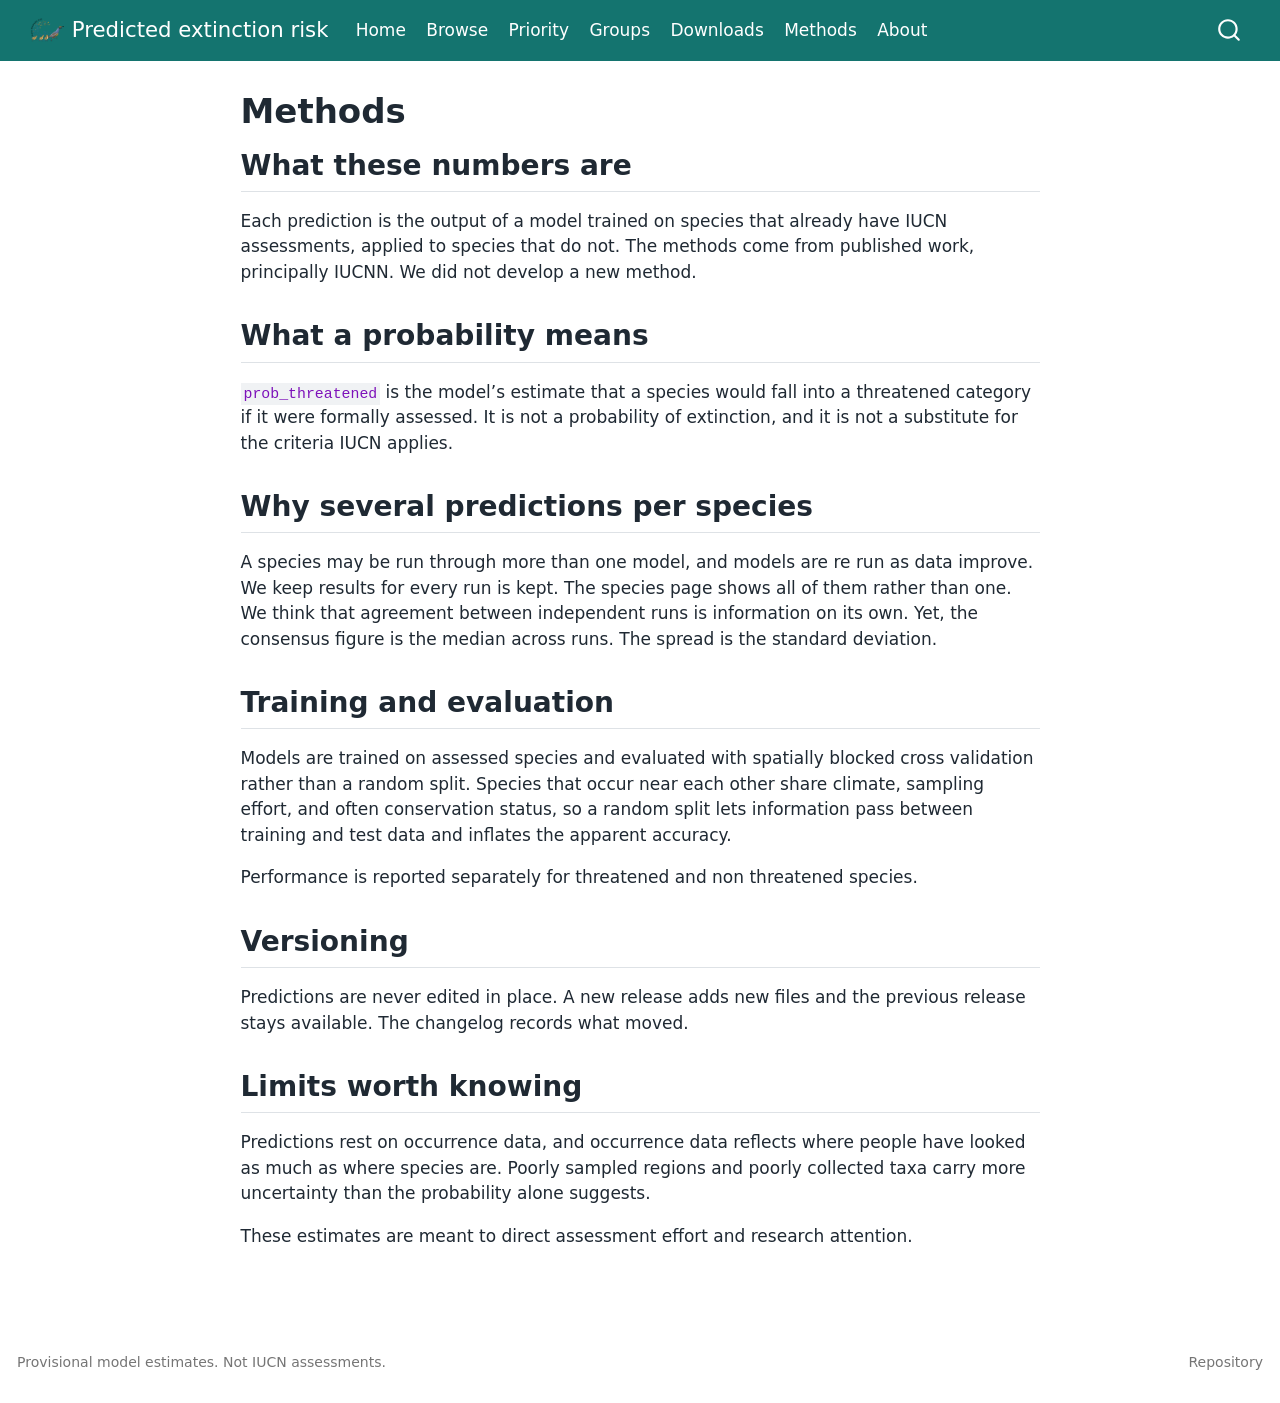
<file: methods.html>
<!DOCTYPE html>
<html xmlns="http://www.w3.org/1999/xhtml" lang="en" xml:lang="en"><head>

<meta charset="utf-8">
<meta name="generator" content="quarto-1.10.19">

<meta name="viewport" content="width=device-width, initial-scale=1.0, user-scalable=yes">


<title>Methods – Predicted extinction risk</title>
<style>
/* Default styles provided by pandoc.
** See https://pandoc.org/MANUAL.html#variables-for-html for config info.
*/
span.smallcaps{font-variant: small-caps;}
div.columns{display: flex; gap: 1.5em;}
div.column{flex: auto;}
@media screen {
div.columns{gap: min(4vw, 1.5em);}
div.column{overflow-x: auto;}
}
div.hanging-indent{margin-left: 1.5em; text-indent: -1.5em;}
ul.task-list{list-style: none;}
ul.task-list li input[type="checkbox"] {
  width: 0.8em;
  margin: 0 0.8em 0.2em -1em; /* quarto-specific, see https://github.com/quarto-dev/quarto-cli/issues/4556 */ 
  vertical-align: middle;
}
</style>


<script src="site_libs/quarto-nav/quarto-nav.js"></script>
<script src="site_libs/quarto-nav/headroom.min.js"></script>
<script src="site_libs/clipboard/clipboard.min.js"></script>
<script src="site_libs/quarto-search/autocomplete.umd.js"></script>
<script src="site_libs/quarto-search/fuse.min.js"></script>
<script src="site_libs/quarto-search/quarto-search.js"></script>
<meta name="quarto:offset" content="./">
<script src="site_libs/quarto-html/quarto.js" type="module"></script>
<script src="site_libs/quarto-html/tabsets/tabsets.js" type="module"></script>
<script src="site_libs/quarto-html/popper.min.js"></script>
<script src="site_libs/quarto-html/tippy.umd.min.js"></script>
<script src="site_libs/quarto-html/anchor.min.js"></script>
<link href="site_libs/quarto-html/tippy.css" rel="stylesheet">
<link href="site_libs/quarto-html/quarto-syntax-highlighting-bf27225e3a48a9273f3daa8f8e829971.css" rel="stylesheet" id="quarto-text-highlighting-styles">
<script src="site_libs/bootstrap/bootstrap.min.js"></script>
<link href="site_libs/bootstrap/bootstrap-icons.css" rel="stylesheet">
<link href="site_libs/bootstrap/bootstrap-f64d681408af84b107e6cb3786121e66.min.css" rel="stylesheet" append-hash="true" id="quarto-bootstrap" data-mode="light">
<script id="quarto-search-options" type="application/json">{
  "location": "navbar",
  "copy-button": false,
  "collapse-after": 3,
  "panel-placement": "end",
  "type": "overlay",
  "limit": 50,
  "keyboard-shortcut": [
    "f",
    "/",
    "s"
  ],
  "show-item-context": false,
  "language": {
    "search-no-results-text": "No results",
    "search-matching-documents-text": "matching documents",
    "search-copy-link-title": "Copy link to search",
    "search-hide-matches-text": "Hide additional matches",
    "search-more-match-text": "more match in this document",
    "search-more-matches-text": "more matches in this document",
    "search-clear-button-title": "Clear",
    "search-text-placeholder": "",
    "search-detached-cancel-button-title": "Cancel",
    "search-submit-button-title": "Submit",
    "search-label": "Search"
  }
}</script>
<script defer="" src="https://umami.datadiversitylab.synology.me/script.js" data-website-id="543cffef-a100-47af-9dd9-2cf39517077b" data-domains="datadiversitylab.github.io" data-tag="extinctionrisk"></script>


</head>

<body class="nav-fixed fullcontent quarto-light">

<div id="quarto-search-results"></div>
  <header id="quarto-header" class="headroom fixed-top">
    <nav class="navbar navbar-expand-lg " data-bs-theme="dark">
      <div class="navbar-container container-fluid">
      <div class="navbar-brand-container mx-auto">
    <a href="./index.html" class="navbar-brand navbar-brand-logo">
    <img src="./assets/logo.png" alt="" class="navbar-logo light-content">
    <img src="./assets/logo.png" alt="" class="navbar-logo dark-content">
    </a>
    <a class="navbar-brand" href="./index.html">
    <span class="navbar-title">Predicted extinction risk</span>
    </a>
  </div>
            <div id="quarto-search" class="" title="Search"></div>
          <button class="navbar-toggler" type="button" data-bs-toggle="collapse" data-bs-target="#navbarCollapse" aria-controls="navbarCollapse" role="menu" aria-expanded="false" aria-label="Toggle navigation" onclick="if (window.quartoToggleHeadroom) { window.quartoToggleHeadroom(); }">
  <span class="navbar-toggler-icon"></span>
</button>
          <div class="collapse navbar-collapse" id="navbarCollapse">
            <ul class="navbar-nav navbar-nav-scroll me-auto">
  <li class="nav-item">
    <a class="nav-link" href="./index.html"> 
<span class="menu-text">Home</span></a>
  </li>  
  <li class="nav-item">
    <a class="nav-link" href="./browse.html"> 
<span class="menu-text">Browse</span></a>
  </li>  
  <li class="nav-item">
    <a class="nav-link" href="./priority.html"> 
<span class="menu-text">Priority</span></a>
  </li>  
  <li class="nav-item">
    <a class="nav-link" href="./groups.html"> 
<span class="menu-text">Groups</span></a>
  </li>  
  <li class="nav-item">
    <a class="nav-link" href="./downloads.html"> 
<span class="menu-text">Downloads</span></a>
  </li>  
  <li class="nav-item">
    <a class="nav-link active" href="./methods.html" aria-current="page"> 
<span class="menu-text">Methods</span></a>
  </li>  
  <li class="nav-item">
    <a class="nav-link" href="./about.html"> 
<span class="menu-text">About</span></a>
  </li>  
</ul>
          </div> <!-- /navcollapse -->
            <div class="quarto-navbar-tools">
</div>
      </div> <!-- /container-fluid -->
    </nav>
</header>
<!-- content -->
<div id="quarto-content" class="quarto-container page-columns page-rows-contents page-layout-article page-navbar">
<!-- sidebar -->
<!-- margin-sidebar -->
    
<!-- main -->
<main class="content" id="quarto-document-content">

<header id="title-block-header" class="quarto-title-block default">
<div class="quarto-title">
<h1 class="title">Methods</h1>
</div>



<div class="quarto-title-meta">

    
  
    
  </div>
  


</header>


<section id="what-these-numbers-are" class="level2">
<h2 class="anchored" data-anchor-id="what-these-numbers-are">What these numbers are</h2>
<p>Each prediction is the output of a model trained on species that already have IUCN assessments, applied to species that do not. The methods come from published work, principally IUCNN. We did not develop a new method.</p>
</section>
<section id="what-a-probability-means" class="level2">
<h2 class="anchored" data-anchor-id="what-a-probability-means">What a probability means</h2>
<p><code>prob_threatened</code> is the model’s estimate that a species would fall into a threatened category if it were formally assessed. It is not a probability of extinction, and it is not a substitute for the criteria IUCN applies.</p>
</section>
<section id="why-several-predictions-per-species" class="level2">
<h2 class="anchored" data-anchor-id="why-several-predictions-per-species">Why several predictions per species</h2>
<p>A species may be run through more than one model, and models are re run as data improve. We keep results for every run is kept. The species page shows all of them rather than one. We think that agreement between independent runs is information on its own. Yet, the consensus figure is the median across runs. The spread is the standard deviation.</p>
</section>
<section id="training-and-evaluation" class="level2">
<h2 class="anchored" data-anchor-id="training-and-evaluation">Training and evaluation</h2>
<p>Models are trained on assessed species and evaluated with spatially blocked cross validation rather than a random split. Species that occur near each other share climate, sampling effort, and often conservation status, so a random split lets information pass between training and test data and inflates the apparent accuracy.</p>
<p>Performance is reported separately for threatened and non threatened species.</p>
</section>
<section id="versioning" class="level2">
<h2 class="anchored" data-anchor-id="versioning">Versioning</h2>
<p>Predictions are never edited in place. A new release adds new files and the previous release stays available. The changelog records what moved.</p>
</section>
<section id="limits-worth-knowing" class="level2">
<h2 class="anchored" data-anchor-id="limits-worth-knowing">Limits worth knowing</h2>
<p>Predictions rest on occurrence data, and occurrence data reflects where people have looked as much as where species are. Poorly sampled regions and poorly collected taxa carry more uncertainty than the probability alone suggests.</p>
<p>These estimates are meant to direct assessment effort and research attention.</p>


</section>

</main> <!-- /main -->
<script id="quarto-html-after-body" type="application/javascript">
  window.document.addEventListener("DOMContentLoaded", function (event) {
    const icon = "";
    const anchorJS = new window.AnchorJS();
    anchorJS.options = {
      placement: 'right',
      icon: icon
    };
    anchorJS.add('.anchored');
    const isCodeAnnotation = (el) => {
      for (const clz of el.classList) {
        if (clz.startsWith('code-annotation-')) {                     
          return true;
        }
      }
      return false;
    }
    const onCopySuccess = function(e) {
      // button target
      const button = e.trigger;
      // don't keep focus
      button.blur();
      // flash "checked"
      button.classList.add('code-copy-button-checked');
      var currentTitle = button.getAttribute("title");
      button.setAttribute("title", "Copied!");
      let tooltip;
      if (window.bootstrap) {
        button.setAttribute("data-bs-toggle", "tooltip");
        button.setAttribute("data-bs-placement", "left");
        button.setAttribute("data-bs-title", "Copied!");
        tooltip = new bootstrap.Tooltip(button, 
          { trigger: "manual", 
            customClass: "code-copy-button-tooltip",
            offset: [0, -8]});
        tooltip.show();    
      }
      setTimeout(function() {
        if (tooltip) {
          tooltip.hide();
          button.removeAttribute("data-bs-title");
          button.removeAttribute("data-bs-toggle");
          button.removeAttribute("data-bs-placement");
        }
        button.setAttribute("title", currentTitle);
        button.classList.remove('code-copy-button-checked');
      }, 1000);
      // clear code selection
      e.clearSelection();
    }
    const getTextToCopy = function(trigger) {
      const outerScaffold = trigger.parentElement.cloneNode(true);
      const codeEl = outerScaffold.querySelector('code');
      for (const childEl of codeEl.children) {
        if (isCodeAnnotation(childEl)) {
          childEl.remove();
        }
      }
      return codeEl.innerText;
    }
    const clipboard = new window.ClipboardJS('.code-copy-button:not([data-in-quarto-modal])', {
      text: getTextToCopy
    });
    clipboard.on('success', onCopySuccess);
    if (window.document.getElementById('quarto-embedded-source-code-modal')) {
      const clipboardModal = new window.ClipboardJS('.code-copy-button[data-in-quarto-modal]', {
        text: getTextToCopy,
        container: window.document.getElementById('quarto-embedded-source-code-modal')
      });
      clipboardModal.on('success', onCopySuccess);
    }
      var localhostRegex = new RegExp(/^(?:http|https):\/\/localhost\:?[0-9]*\//);
      var mailtoRegex = new RegExp(/^mailto:/);
        var filterRegex = new RegExp("https:\/\/datadiversitylab\.github\.io\/risk_database\/");
      var isInternal = (href) => {
          return filterRegex.test(href) || localhostRegex.test(href) || mailtoRegex.test(href);
      }
      // Inspect non-navigation links and adorn them if external
     var links = window.document.querySelectorAll('a[href]:not(.nav-link):not(.navbar-brand):not(.toc-action):not(.sidebar-link):not(.sidebar-item-toggle):not(.pagination-link):not(.no-external):not([aria-hidden]):not(.dropdown-item):not(.quarto-navigation-tool):not(.about-link)');
      for (var i=0; i<links.length; i++) {
        const link = links[i];
        if (!isInternal(link.href)) {
          // undo the damage that might have been done by quarto-nav.js in the case of
          // links that we want to consider external
          if (link.dataset.originalHref !== undefined) {
            link.href = link.dataset.originalHref;
          }
        }
      }
    function tippyHover(el, contentFn, onTriggerFn, onUntriggerFn) {
      const config = {
        allowHTML: true,
        maxWidth: 500,
        delay: 100,
        arrow: false,
        appendTo: function(el) {
            return el.parentElement;
        },
        interactive: true,
        interactiveBorder: 10,
        theme: 'quarto',
        placement: 'bottom-start',
      };
      if (contentFn) {
        config.content = contentFn;
      }
      if (onTriggerFn) {
        config.onTrigger = onTriggerFn;
      }
      if (onUntriggerFn) {
        config.onUntrigger = onUntriggerFn;
      }
      window.tippy(el, config); 
    }
    const noterefs = window.document.querySelectorAll('a[role="doc-noteref"]');
    for (var i=0; i<noterefs.length; i++) {
      const ref = noterefs[i];
      tippyHover(ref, function() {
        // use id or data attribute instead here
        let href = ref.getAttribute('data-footnote-href') || ref.getAttribute('href');
        try { href = new URL(href).hash; } catch {}
        const id = href.replace(/^#\/?/, "");
        const note = window.document.getElementById(id);
        if (note) {
          return note.innerHTML;
        } else {
          return "";
        }
      });
    }
    const xrefs = window.document.querySelectorAll('a.quarto-xref');
    const processXRef = (id, note) => {
      // Strip column container classes
      const stripColumnClz = (el) => {
        el.classList.remove("page-full", "page-columns");
        if (el.children) {
          for (const child of el.children) {
            stripColumnClz(child);
          }
        }
      }
      stripColumnClz(note)
      if (id === null || id.startsWith('sec-')) {
        // Special case sections, only their first couple elements
        const container = document.createElement("div");
        if (note.children && note.children.length > 2) {
          container.appendChild(note.children[0].cloneNode(true));
          for (let i = 1; i < note.children.length; i++) {
            const child = note.children[i];
            if (child.tagName === "P" && child.innerText === "") {
              continue;
            } else {
              container.appendChild(child.cloneNode(true));
              break;
            }
          }
          if (window.Quarto?.typesetMath) {
            window.Quarto.typesetMath(container);
          }
          return container.innerHTML
        } else {
          if (window.Quarto?.typesetMath) {
            window.Quarto.typesetMath(note);
          }
          return note.innerHTML;
        }
      } else {
        // Remove any anchor links if they are present
        const anchorLink = note.querySelector('a.anchorjs-link');
        if (anchorLink) {
          anchorLink.remove();
        }
        if (window.Quarto?.typesetMath) {
          window.Quarto.typesetMath(note);
        }
        if (note.classList.contains("callout")) {
          return note.outerHTML;
        } else {
          return note.innerHTML;
        }
      }
    }
    for (var i=0; i<xrefs.length; i++) {
      const xref = xrefs[i];
      tippyHover(xref, undefined, function(instance) {
        instance.disable();
        let url = xref.getAttribute('href');
        let hash = undefined; 
        if (url.startsWith('#')) {
          hash = url;
        } else {
          try { hash = new URL(url).hash; } catch {}
        }
        if (hash) {
          const id = hash.replace(/^#\/?/, "");
          const note = window.document.getElementById(id);
          if (note !== null) {
            try {
              const html = processXRef(id, note.cloneNode(true));
              instance.setContent(html);
            } finally {
              instance.enable();
              instance.show();
            }
          } else {
            // See if we can fetch this
            fetch(url.split('#')[0])
            .then(res => res.text())
            .then(html => {
              const parser = new DOMParser();
              const htmlDoc = parser.parseFromString(html, "text/html");
              const note = htmlDoc.getElementById(id);
              if (note !== null) {
                const html = processXRef(id, note);
                instance.setContent(html);
              } 
            }).finally(() => {
              instance.enable();
              instance.show();
            });
          }
        } else {
          // See if we can fetch a full url (with no hash to target)
          // This is a special case and we should probably do some content thinning / targeting
          fetch(url)
          .then(res => res.text())
          .then(html => {
            const parser = new DOMParser();
            const htmlDoc = parser.parseFromString(html, "text/html");
            const note = htmlDoc.querySelector('main.content');
            if (note !== null) {
              // This should only happen for chapter cross references
              // (since there is no id in the URL)
              // remove the first header
              if (note.children.length > 0 && note.children[0].tagName === "HEADER") {
                note.children[0].remove();
              }
              const html = processXRef(null, note);
              instance.setContent(html);
            } 
          }).finally(() => {
            instance.enable();
            instance.show();
          });
        }
      }, function(instance) {
      });
    }
        let selectedAnnoteEl;
        const selectorForAnnotation = ( cell, annotation) => {
          let cellAttr = 'data-code-cell="' + cell + '"';
          let lineAttr = 'data-code-annotation="' +  annotation + '"';
          const selector = 'span[' + cellAttr + '][' + lineAttr + ']';
          return selector;
        }
        const selectCodeLines = (annoteEl) => {
          const doc = window.document;
          const targetCell = annoteEl.getAttribute("data-target-cell");
          const targetAnnotation = annoteEl.getAttribute("data-target-annotation");
          const annoteSpan = window.document.querySelector(selectorForAnnotation(targetCell, targetAnnotation));
          const lines = annoteSpan.getAttribute("data-code-lines").split(",");
          const lineIds = lines.map((line) => {
            return targetCell + "-" + line;
          })
          let top = null;
          let height = null;
          let parent = null;
          if (lineIds.length > 0) {
              //compute the position of the single el (top and bottom and make a div)
              const el = window.document.getElementById(lineIds[0]);
              top = el.offsetTop;
              height = el.offsetHeight;
              parent = el.parentElement.parentElement;
            if (lineIds.length > 1) {
              const lastEl = window.document.getElementById(lineIds[lineIds.length - 1]);
              const bottom = lastEl.offsetTop + lastEl.offsetHeight;
              height = bottom - top;
            }
            if (top !== null && height !== null && parent !== null) {
              // cook up a div (if necessary) and position it 
              let div = window.document.getElementById("code-annotation-line-highlight");
              if (div === null) {
                div = window.document.createElement("div");
                div.setAttribute("id", "code-annotation-line-highlight");
                div.style.position = 'absolute';
                parent.appendChild(div);
              }
              div.style.top = top - 2 + "px";
              div.style.height = height + 4 + "px";
              div.style.left = 0;
              let gutterDiv = window.document.getElementById("code-annotation-line-highlight-gutter");
              if (gutterDiv === null) {
                gutterDiv = window.document.createElement("div");
                gutterDiv.setAttribute("id", "code-annotation-line-highlight-gutter");
                gutterDiv.style.position = 'absolute';
                const codeCell = window.document.getElementById(targetCell);
                const gutter = codeCell.querySelector('.code-annotation-gutter');
                gutter.appendChild(gutterDiv);
              }
              gutterDiv.style.top = top - 2 + "px";
              gutterDiv.style.height = height + 4 + "px";
            }
            selectedAnnoteEl = annoteEl;
          }
        };
        const unselectCodeLines = () => {
          const elementsIds = ["code-annotation-line-highlight", "code-annotation-line-highlight-gutter"];
          elementsIds.forEach((elId) => {
            const div = window.document.getElementById(elId);
            if (div) {
              div.remove();
            }
          });
          selectedAnnoteEl = undefined;
        };
          // Handle positioning of the toggle
      window.addEventListener(
        "resize",
        throttle(() => {
          elRect = undefined;
          if (selectedAnnoteEl) {
            selectCodeLines(selectedAnnoteEl);
          }
        }, 10)
      );
      function throttle(fn, ms) {
      let throttle = false;
      let timer;
        return (...args) => {
          if(!throttle) { // first call gets through
              fn.apply(this, args);
              throttle = true;
          } else { // all the others get throttled
              if(timer) clearTimeout(timer); // cancel #2
              timer = setTimeout(() => {
                fn.apply(this, args);
                timer = throttle = false;
              }, ms);
          }
        };
      }
        // Attach click handler to the DT
        const annoteDls = window.document.querySelectorAll('dt[data-target-cell]');
        for (const annoteDlNode of annoteDls) {
          annoteDlNode.addEventListener('click', (event) => {
            const clickedEl = event.target;
            if (clickedEl !== selectedAnnoteEl) {
              unselectCodeLines();
              const activeEl = window.document.querySelector('dt[data-target-cell].code-annotation-active');
              if (activeEl) {
                activeEl.classList.remove('code-annotation-active');
              }
              selectCodeLines(clickedEl);
              clickedEl.classList.add('code-annotation-active');
            } else {
              // Unselect the line
              unselectCodeLines();
              clickedEl.classList.remove('code-annotation-active');
            }
          });
        }
    const findCites = (el) => {
      const parentEl = el.parentElement;
      if (parentEl) {
        const cites = parentEl.dataset.cites;
        if (cites) {
          return {
            el,
            cites: cites.split(' ')
          };
        } else {
          return findCites(el.parentElement)
        }
      } else {
        return undefined;
      }
    };
    var bibliorefs = window.document.querySelectorAll('a[role="doc-biblioref"]');
    for (var i=0; i<bibliorefs.length; i++) {
      const ref = bibliorefs[i];
      const citeInfo = findCites(ref);
      if (citeInfo) {
        tippyHover(citeInfo.el, function() {
          var popup = window.document.createElement('div');
          citeInfo.cites.forEach(function(cite) {
            var citeDiv = window.document.createElement('div');
            citeDiv.classList.add('hanging-indent');
            citeDiv.classList.add('csl-entry');
            var biblioDiv = window.document.getElementById('ref-' + cite);
            if (biblioDiv) {
              citeDiv.innerHTML = biblioDiv.innerHTML;
            }
            popup.appendChild(citeDiv);
          });
          return popup.innerHTML;
        });
      }
    }
  });
  </script>
</div> <!-- /content -->
<footer class="footer">
  <div class="nav-footer">
    <div class="nav-footer-left">
<p>Provisional model estimates. Not IUCN assessments.</p>
</div>   
    <div class="nav-footer-center">
      &nbsp;
    </div>
    <div class="nav-footer-right">
<p><a href="https://github.com/datadiversitylab/risk_database">Repository</a></p>
</div>
  </div>
</footer>




</body></html>
</file>
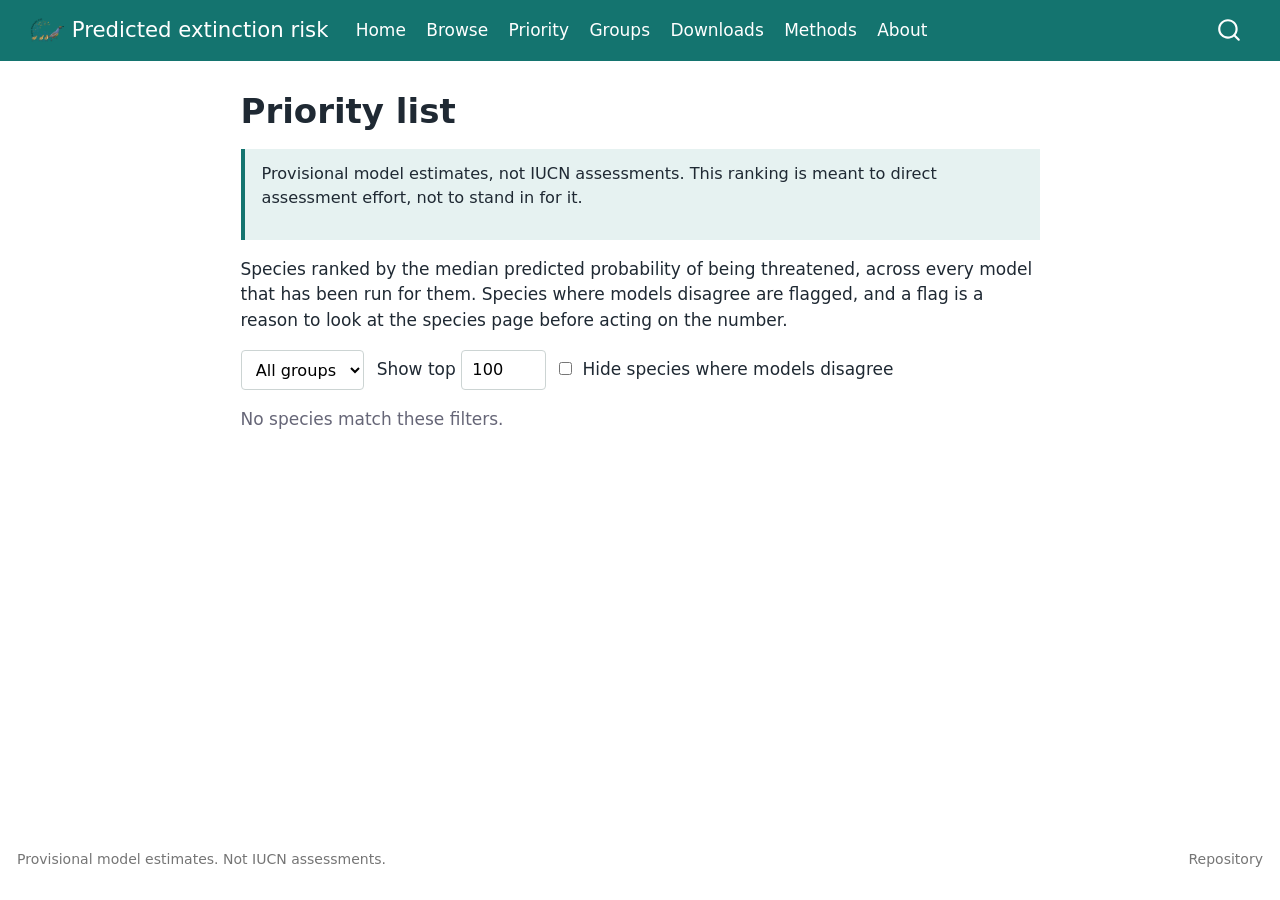
<file: priority.html>
<!DOCTYPE html>
<html xmlns="http://www.w3.org/1999/xhtml" lang="en" xml:lang="en"><head>

<meta charset="utf-8">
<meta name="generator" content="quarto-1.10.19">

<meta name="viewport" content="width=device-width, initial-scale=1.0, user-scalable=yes">


<title>Priority list – Predicted extinction risk</title>
<style>
/* Default styles provided by pandoc.
** See https://pandoc.org/MANUAL.html#variables-for-html for config info.
*/
span.smallcaps{font-variant: small-caps;}
div.columns{display: flex; gap: 1.5em;}
div.column{flex: auto;}
@media screen {
div.columns{gap: min(4vw, 1.5em);}
div.column{overflow-x: auto;}
}
div.hanging-indent{margin-left: 1.5em; text-indent: -1.5em;}
ul.task-list{list-style: none;}
ul.task-list li input[type="checkbox"] {
  width: 0.8em;
  margin: 0 0.8em 0.2em -1em; /* quarto-specific, see https://github.com/quarto-dev/quarto-cli/issues/4556 */ 
  vertical-align: middle;
}
</style>


<script src="site_libs/quarto-nav/quarto-nav.js"></script>
<script src="site_libs/quarto-nav/headroom.min.js"></script>
<script src="site_libs/clipboard/clipboard.min.js"></script>
<script src="site_libs/quarto-search/autocomplete.umd.js"></script>
<script src="site_libs/quarto-search/fuse.min.js"></script>
<script src="site_libs/quarto-search/quarto-search.js"></script>
<meta name="quarto:offset" content="./">
<script src="site_libs/quarto-html/quarto.js" type="module"></script>
<script src="site_libs/quarto-html/tabsets/tabsets.js" type="module"></script>
<script src="site_libs/quarto-html/popper.min.js"></script>
<script src="site_libs/quarto-html/tippy.umd.min.js"></script>
<script src="site_libs/quarto-html/anchor.min.js"></script>
<link href="site_libs/quarto-html/tippy.css" rel="stylesheet">
<link href="site_libs/quarto-html/quarto-syntax-highlighting-bf27225e3a48a9273f3daa8f8e829971.css" rel="stylesheet" id="quarto-text-highlighting-styles">
<script src="site_libs/bootstrap/bootstrap.min.js"></script>
<link href="site_libs/bootstrap/bootstrap-icons.css" rel="stylesheet">
<link href="site_libs/bootstrap/bootstrap-f64d681408af84b107e6cb3786121e66.min.css" rel="stylesheet" append-hash="true" id="quarto-bootstrap" data-mode="light">
<script id="quarto-search-options" type="application/json">{
  "location": "navbar",
  "copy-button": false,
  "collapse-after": 3,
  "panel-placement": "end",
  "type": "overlay",
  "limit": 50,
  "keyboard-shortcut": [
    "f",
    "/",
    "s"
  ],
  "show-item-context": false,
  "language": {
    "search-no-results-text": "No results",
    "search-matching-documents-text": "matching documents",
    "search-copy-link-title": "Copy link to search",
    "search-hide-matches-text": "Hide additional matches",
    "search-more-match-text": "more match in this document",
    "search-more-matches-text": "more matches in this document",
    "search-clear-button-title": "Clear",
    "search-text-placeholder": "",
    "search-detached-cancel-button-title": "Cancel",
    "search-submit-button-title": "Submit",
    "search-label": "Search"
  }
}</script>
<script defer="" src="https://umami.datadiversitylab.synology.me/script.js" data-website-id="543cffef-a100-47af-9dd9-2cf39517077b" data-domains="datadiversitylab.github.io" data-tag="extinctionrisk"></script>


</head>

<body class="nav-fixed fullcontent quarto-light">

<div id="quarto-search-results"></div>
  <header id="quarto-header" class="headroom fixed-top">
    <nav class="navbar navbar-expand-lg " data-bs-theme="dark">
      <div class="navbar-container container-fluid">
      <div class="navbar-brand-container mx-auto">
    <a href="./index.html" class="navbar-brand navbar-brand-logo">
    <img src="./assets/logo.png" alt="" class="navbar-logo light-content">
    <img src="./assets/logo.png" alt="" class="navbar-logo dark-content">
    </a>
    <a class="navbar-brand" href="./index.html">
    <span class="navbar-title">Predicted extinction risk</span>
    </a>
  </div>
            <div id="quarto-search" class="" title="Search"></div>
          <button class="navbar-toggler" type="button" data-bs-toggle="collapse" data-bs-target="#navbarCollapse" aria-controls="navbarCollapse" role="menu" aria-expanded="false" aria-label="Toggle navigation" onclick="if (window.quartoToggleHeadroom) { window.quartoToggleHeadroom(); }">
  <span class="navbar-toggler-icon"></span>
</button>
          <div class="collapse navbar-collapse" id="navbarCollapse">
            <ul class="navbar-nav navbar-nav-scroll me-auto">
  <li class="nav-item">
    <a class="nav-link" href="./index.html"> 
<span class="menu-text">Home</span></a>
  </li>  
  <li class="nav-item">
    <a class="nav-link" href="./browse.html"> 
<span class="menu-text">Browse</span></a>
  </li>  
  <li class="nav-item">
    <a class="nav-link active" href="./priority.html" aria-current="page"> 
<span class="menu-text">Priority</span></a>
  </li>  
  <li class="nav-item">
    <a class="nav-link" href="./groups.html"> 
<span class="menu-text">Groups</span></a>
  </li>  
  <li class="nav-item">
    <a class="nav-link" href="./downloads.html"> 
<span class="menu-text">Downloads</span></a>
  </li>  
  <li class="nav-item">
    <a class="nav-link" href="./methods.html"> 
<span class="menu-text">Methods</span></a>
  </li>  
  <li class="nav-item">
    <a class="nav-link" href="./about.html"> 
<span class="menu-text">About</span></a>
  </li>  
</ul>
          </div> <!-- /navcollapse -->
            <div class="quarto-navbar-tools">
</div>
      </div> <!-- /container-fluid -->
    </nav>
</header>
<!-- content -->
<div id="quarto-content" class="quarto-container page-columns page-rows-contents page-layout-article page-navbar">
<!-- sidebar -->
<!-- margin-sidebar -->
    
<!-- main -->
<main class="content" id="quarto-document-content">

<header id="title-block-header" class="quarto-title-block default">
<div class="quarto-title">
<h1 class="title">Priority list</h1>
</div>



<div class="quarto-title-meta">

    
  
    
  </div>
  


</header>


<div class="disclaimer">
<p>Provisional model estimates, not IUCN assessments. This ranking is meant to direct assessment effort, not to stand in for it.</p>
</div>
<p>Species ranked by the median predicted probability of being threatened, across every model that has been run for them. Species where models disagree are flagged, and a flag is a reason to look at the species page before acting on the number.</p>
<div class="filters">
  <select id="group"><option value="">All groups</option></select>
  <label style="align-self:center">
    Show top
    <input id="topn" type="number" min="10" max="1000" step="10" value="100" style="width:5rem">
  </label>
  <label style="align-self:center">
    <input id="hidelow" type="checkbox"> Hide species where models disagree
  </label>
</div>

<p id="count" style="color:#667"></p>
<div id="table"></div>

<script src="table.js"></script>
<script>
loadIndex(function (data) {
  renderControls(data, { priority: true });
  renderTable(data, { priority: true });
});
</script>



</main> <!-- /main -->
<script id="quarto-html-after-body" type="application/javascript">
  window.document.addEventListener("DOMContentLoaded", function (event) {
    const icon = "";
    const anchorJS = new window.AnchorJS();
    anchorJS.options = {
      placement: 'right',
      icon: icon
    };
    anchorJS.add('.anchored');
    const isCodeAnnotation = (el) => {
      for (const clz of el.classList) {
        if (clz.startsWith('code-annotation-')) {                     
          return true;
        }
      }
      return false;
    }
    const onCopySuccess = function(e) {
      // button target
      const button = e.trigger;
      // don't keep focus
      button.blur();
      // flash "checked"
      button.classList.add('code-copy-button-checked');
      var currentTitle = button.getAttribute("title");
      button.setAttribute("title", "Copied!");
      let tooltip;
      if (window.bootstrap) {
        button.setAttribute("data-bs-toggle", "tooltip");
        button.setAttribute("data-bs-placement", "left");
        button.setAttribute("data-bs-title", "Copied!");
        tooltip = new bootstrap.Tooltip(button, 
          { trigger: "manual", 
            customClass: "code-copy-button-tooltip",
            offset: [0, -8]});
        tooltip.show();    
      }
      setTimeout(function() {
        if (tooltip) {
          tooltip.hide();
          button.removeAttribute("data-bs-title");
          button.removeAttribute("data-bs-toggle");
          button.removeAttribute("data-bs-placement");
        }
        button.setAttribute("title", currentTitle);
        button.classList.remove('code-copy-button-checked');
      }, 1000);
      // clear code selection
      e.clearSelection();
    }
    const getTextToCopy = function(trigger) {
      const outerScaffold = trigger.parentElement.cloneNode(true);
      const codeEl = outerScaffold.querySelector('code');
      for (const childEl of codeEl.children) {
        if (isCodeAnnotation(childEl)) {
          childEl.remove();
        }
      }
      return codeEl.innerText;
    }
    const clipboard = new window.ClipboardJS('.code-copy-button:not([data-in-quarto-modal])', {
      text: getTextToCopy
    });
    clipboard.on('success', onCopySuccess);
    if (window.document.getElementById('quarto-embedded-source-code-modal')) {
      const clipboardModal = new window.ClipboardJS('.code-copy-button[data-in-quarto-modal]', {
        text: getTextToCopy,
        container: window.document.getElementById('quarto-embedded-source-code-modal')
      });
      clipboardModal.on('success', onCopySuccess);
    }
      var localhostRegex = new RegExp(/^(?:http|https):\/\/localhost\:?[0-9]*\//);
      var mailtoRegex = new RegExp(/^mailto:/);
        var filterRegex = new RegExp("https:\/\/datadiversitylab\.github\.io\/risk_database\/");
      var isInternal = (href) => {
          return filterRegex.test(href) || localhostRegex.test(href) || mailtoRegex.test(href);
      }
      // Inspect non-navigation links and adorn them if external
     var links = window.document.querySelectorAll('a[href]:not(.nav-link):not(.navbar-brand):not(.toc-action):not(.sidebar-link):not(.sidebar-item-toggle):not(.pagination-link):not(.no-external):not([aria-hidden]):not(.dropdown-item):not(.quarto-navigation-tool):not(.about-link)');
      for (var i=0; i<links.length; i++) {
        const link = links[i];
        if (!isInternal(link.href)) {
          // undo the damage that might have been done by quarto-nav.js in the case of
          // links that we want to consider external
          if (link.dataset.originalHref !== undefined) {
            link.href = link.dataset.originalHref;
          }
        }
      }
    function tippyHover(el, contentFn, onTriggerFn, onUntriggerFn) {
      const config = {
        allowHTML: true,
        maxWidth: 500,
        delay: 100,
        arrow: false,
        appendTo: function(el) {
            return el.parentElement;
        },
        interactive: true,
        interactiveBorder: 10,
        theme: 'quarto',
        placement: 'bottom-start',
      };
      if (contentFn) {
        config.content = contentFn;
      }
      if (onTriggerFn) {
        config.onTrigger = onTriggerFn;
      }
      if (onUntriggerFn) {
        config.onUntrigger = onUntriggerFn;
      }
      window.tippy(el, config); 
    }
    const noterefs = window.document.querySelectorAll('a[role="doc-noteref"]');
    for (var i=0; i<noterefs.length; i++) {
      const ref = noterefs[i];
      tippyHover(ref, function() {
        // use id or data attribute instead here
        let href = ref.getAttribute('data-footnote-href') || ref.getAttribute('href');
        try { href = new URL(href).hash; } catch {}
        const id = href.replace(/^#\/?/, "");
        const note = window.document.getElementById(id);
        if (note) {
          return note.innerHTML;
        } else {
          return "";
        }
      });
    }
    const xrefs = window.document.querySelectorAll('a.quarto-xref');
    const processXRef = (id, note) => {
      // Strip column container classes
      const stripColumnClz = (el) => {
        el.classList.remove("page-full", "page-columns");
        if (el.children) {
          for (const child of el.children) {
            stripColumnClz(child);
          }
        }
      }
      stripColumnClz(note)
      if (id === null || id.startsWith('sec-')) {
        // Special case sections, only their first couple elements
        const container = document.createElement("div");
        if (note.children && note.children.length > 2) {
          container.appendChild(note.children[0].cloneNode(true));
          for (let i = 1; i < note.children.length; i++) {
            const child = note.children[i];
            if (child.tagName === "P" && child.innerText === "") {
              continue;
            } else {
              container.appendChild(child.cloneNode(true));
              break;
            }
          }
          if (window.Quarto?.typesetMath) {
            window.Quarto.typesetMath(container);
          }
          return container.innerHTML
        } else {
          if (window.Quarto?.typesetMath) {
            window.Quarto.typesetMath(note);
          }
          return note.innerHTML;
        }
      } else {
        // Remove any anchor links if they are present
        const anchorLink = note.querySelector('a.anchorjs-link');
        if (anchorLink) {
          anchorLink.remove();
        }
        if (window.Quarto?.typesetMath) {
          window.Quarto.typesetMath(note);
        }
        if (note.classList.contains("callout")) {
          return note.outerHTML;
        } else {
          return note.innerHTML;
        }
      }
    }
    for (var i=0; i<xrefs.length; i++) {
      const xref = xrefs[i];
      tippyHover(xref, undefined, function(instance) {
        instance.disable();
        let url = xref.getAttribute('href');
        let hash = undefined; 
        if (url.startsWith('#')) {
          hash = url;
        } else {
          try { hash = new URL(url).hash; } catch {}
        }
        if (hash) {
          const id = hash.replace(/^#\/?/, "");
          const note = window.document.getElementById(id);
          if (note !== null) {
            try {
              const html = processXRef(id, note.cloneNode(true));
              instance.setContent(html);
            } finally {
              instance.enable();
              instance.show();
            }
          } else {
            // See if we can fetch this
            fetch(url.split('#')[0])
            .then(res => res.text())
            .then(html => {
              const parser = new DOMParser();
              const htmlDoc = parser.parseFromString(html, "text/html");
              const note = htmlDoc.getElementById(id);
              if (note !== null) {
                const html = processXRef(id, note);
                instance.setContent(html);
              } 
            }).finally(() => {
              instance.enable();
              instance.show();
            });
          }
        } else {
          // See if we can fetch a full url (with no hash to target)
          // This is a special case and we should probably do some content thinning / targeting
          fetch(url)
          .then(res => res.text())
          .then(html => {
            const parser = new DOMParser();
            const htmlDoc = parser.parseFromString(html, "text/html");
            const note = htmlDoc.querySelector('main.content');
            if (note !== null) {
              // This should only happen for chapter cross references
              // (since there is no id in the URL)
              // remove the first header
              if (note.children.length > 0 && note.children[0].tagName === "HEADER") {
                note.children[0].remove();
              }
              const html = processXRef(null, note);
              instance.setContent(html);
            } 
          }).finally(() => {
            instance.enable();
            instance.show();
          });
        }
      }, function(instance) {
      });
    }
        let selectedAnnoteEl;
        const selectorForAnnotation = ( cell, annotation) => {
          let cellAttr = 'data-code-cell="' + cell + '"';
          let lineAttr = 'data-code-annotation="' +  annotation + '"';
          const selector = 'span[' + cellAttr + '][' + lineAttr + ']';
          return selector;
        }
        const selectCodeLines = (annoteEl) => {
          const doc = window.document;
          const targetCell = annoteEl.getAttribute("data-target-cell");
          const targetAnnotation = annoteEl.getAttribute("data-target-annotation");
          const annoteSpan = window.document.querySelector(selectorForAnnotation(targetCell, targetAnnotation));
          const lines = annoteSpan.getAttribute("data-code-lines").split(",");
          const lineIds = lines.map((line) => {
            return targetCell + "-" + line;
          })
          let top = null;
          let height = null;
          let parent = null;
          if (lineIds.length > 0) {
              //compute the position of the single el (top and bottom and make a div)
              const el = window.document.getElementById(lineIds[0]);
              top = el.offsetTop;
              height = el.offsetHeight;
              parent = el.parentElement.parentElement;
            if (lineIds.length > 1) {
              const lastEl = window.document.getElementById(lineIds[lineIds.length - 1]);
              const bottom = lastEl.offsetTop + lastEl.offsetHeight;
              height = bottom - top;
            }
            if (top !== null && height !== null && parent !== null) {
              // cook up a div (if necessary) and position it 
              let div = window.document.getElementById("code-annotation-line-highlight");
              if (div === null) {
                div = window.document.createElement("div");
                div.setAttribute("id", "code-annotation-line-highlight");
                div.style.position = 'absolute';
                parent.appendChild(div);
              }
              div.style.top = top - 2 + "px";
              div.style.height = height + 4 + "px";
              div.style.left = 0;
              let gutterDiv = window.document.getElementById("code-annotation-line-highlight-gutter");
              if (gutterDiv === null) {
                gutterDiv = window.document.createElement("div");
                gutterDiv.setAttribute("id", "code-annotation-line-highlight-gutter");
                gutterDiv.style.position = 'absolute';
                const codeCell = window.document.getElementById(targetCell);
                const gutter = codeCell.querySelector('.code-annotation-gutter');
                gutter.appendChild(gutterDiv);
              }
              gutterDiv.style.top = top - 2 + "px";
              gutterDiv.style.height = height + 4 + "px";
            }
            selectedAnnoteEl = annoteEl;
          }
        };
        const unselectCodeLines = () => {
          const elementsIds = ["code-annotation-line-highlight", "code-annotation-line-highlight-gutter"];
          elementsIds.forEach((elId) => {
            const div = window.document.getElementById(elId);
            if (div) {
              div.remove();
            }
          });
          selectedAnnoteEl = undefined;
        };
          // Handle positioning of the toggle
      window.addEventListener(
        "resize",
        throttle(() => {
          elRect = undefined;
          if (selectedAnnoteEl) {
            selectCodeLines(selectedAnnoteEl);
          }
        }, 10)
      );
      function throttle(fn, ms) {
      let throttle = false;
      let timer;
        return (...args) => {
          if(!throttle) { // first call gets through
              fn.apply(this, args);
              throttle = true;
          } else { // all the others get throttled
              if(timer) clearTimeout(timer); // cancel #2
              timer = setTimeout(() => {
                fn.apply(this, args);
                timer = throttle = false;
              }, ms);
          }
        };
      }
        // Attach click handler to the DT
        const annoteDls = window.document.querySelectorAll('dt[data-target-cell]');
        for (const annoteDlNode of annoteDls) {
          annoteDlNode.addEventListener('click', (event) => {
            const clickedEl = event.target;
            if (clickedEl !== selectedAnnoteEl) {
              unselectCodeLines();
              const activeEl = window.document.querySelector('dt[data-target-cell].code-annotation-active');
              if (activeEl) {
                activeEl.classList.remove('code-annotation-active');
              }
              selectCodeLines(clickedEl);
              clickedEl.classList.add('code-annotation-active');
            } else {
              // Unselect the line
              unselectCodeLines();
              clickedEl.classList.remove('code-annotation-active');
            }
          });
        }
    const findCites = (el) => {
      const parentEl = el.parentElement;
      if (parentEl) {
        const cites = parentEl.dataset.cites;
        if (cites) {
          return {
            el,
            cites: cites.split(' ')
          };
        } else {
          return findCites(el.parentElement)
        }
      } else {
        return undefined;
      }
    };
    var bibliorefs = window.document.querySelectorAll('a[role="doc-biblioref"]');
    for (var i=0; i<bibliorefs.length; i++) {
      const ref = bibliorefs[i];
      const citeInfo = findCites(ref);
      if (citeInfo) {
        tippyHover(citeInfo.el, function() {
          var popup = window.document.createElement('div');
          citeInfo.cites.forEach(function(cite) {
            var citeDiv = window.document.createElement('div');
            citeDiv.classList.add('hanging-indent');
            citeDiv.classList.add('csl-entry');
            var biblioDiv = window.document.getElementById('ref-' + cite);
            if (biblioDiv) {
              citeDiv.innerHTML = biblioDiv.innerHTML;
            }
            popup.appendChild(citeDiv);
          });
          return popup.innerHTML;
        });
      }
    }
  });
  </script>
</div> <!-- /content -->
<footer class="footer">
  <div class="nav-footer">
    <div class="nav-footer-left">
<p>Provisional model estimates. Not IUCN assessments.</p>
</div>   
    <div class="nav-footer-center">
      &nbsp;
    </div>
    <div class="nav-footer-right">
<p><a href="https://github.com/datadiversitylab/risk_database">Repository</a></p>
</div>
  </div>
</footer>




</body></html>
</file>
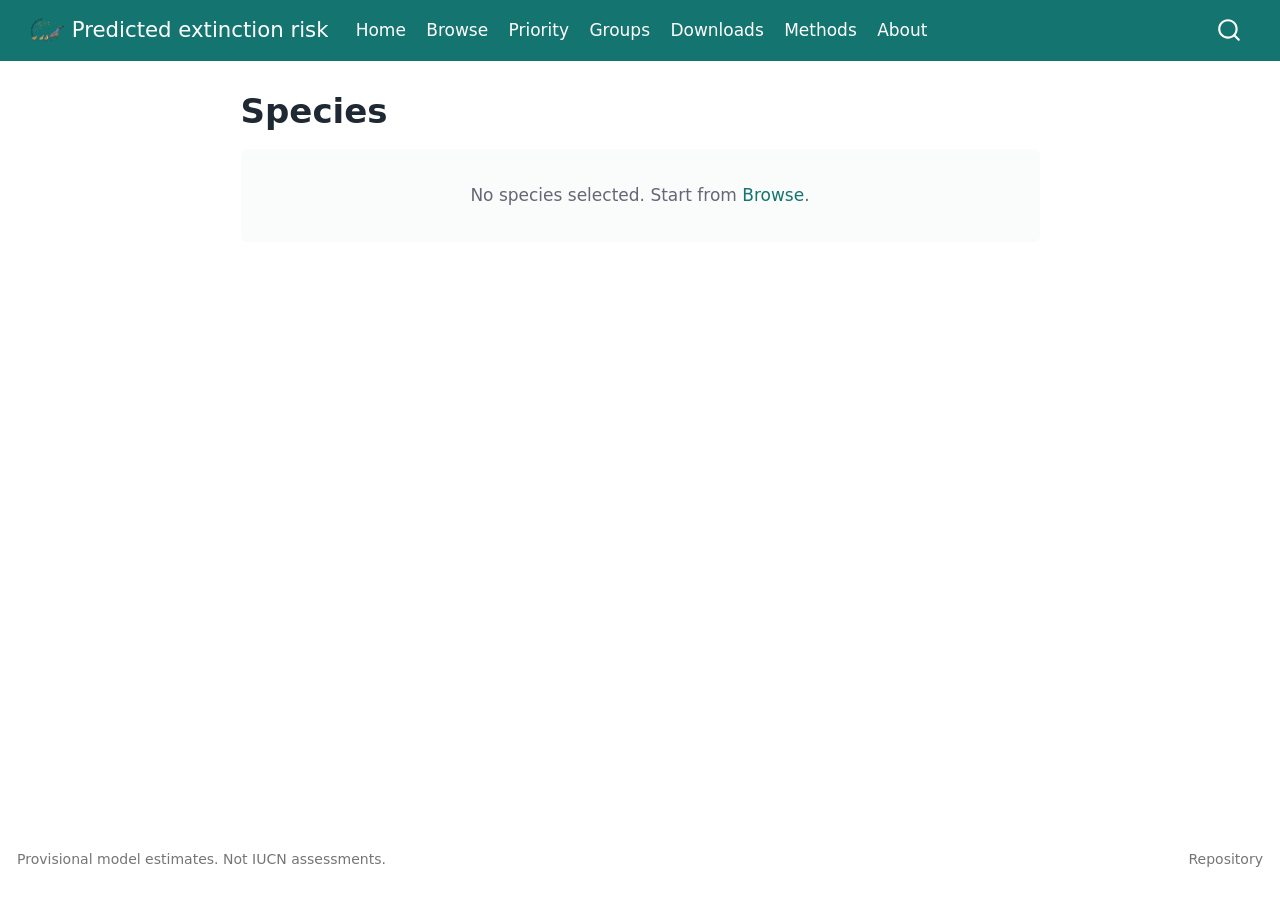
<file: species.html>
<!DOCTYPE html>
<html xmlns="http://www.w3.org/1999/xhtml" lang="en" xml:lang="en"><head>

<meta charset="utf-8">
<meta name="generator" content="quarto-1.10.19">

<meta name="viewport" content="width=device-width, initial-scale=1.0, user-scalable=yes">


<title>Species – Predicted extinction risk</title>
<style>
/* Default styles provided by pandoc.
** See https://pandoc.org/MANUAL.html#variables-for-html for config info.
*/
span.smallcaps{font-variant: small-caps;}
div.columns{display: flex; gap: 1.5em;}
div.column{flex: auto;}
@media screen {
div.columns{gap: min(4vw, 1.5em);}
div.column{overflow-x: auto;}
}
div.hanging-indent{margin-left: 1.5em; text-indent: -1.5em;}
ul.task-list{list-style: none;}
ul.task-list li input[type="checkbox"] {
  width: 0.8em;
  margin: 0 0.8em 0.2em -1em; /* quarto-specific, see https://github.com/quarto-dev/quarto-cli/issues/4556 */ 
  vertical-align: middle;
}
</style>


<script src="site_libs/quarto-nav/quarto-nav.js"></script>
<script src="site_libs/quarto-nav/headroom.min.js"></script>
<script src="site_libs/clipboard/clipboard.min.js"></script>
<script src="site_libs/quarto-search/autocomplete.umd.js"></script>
<script src="site_libs/quarto-search/fuse.min.js"></script>
<script src="site_libs/quarto-search/quarto-search.js"></script>
<meta name="quarto:offset" content="./">
<script src="site_libs/quarto-html/quarto.js" type="module"></script>
<script src="site_libs/quarto-html/tabsets/tabsets.js" type="module"></script>
<script src="site_libs/quarto-html/popper.min.js"></script>
<script src="site_libs/quarto-html/tippy.umd.min.js"></script>
<script src="site_libs/quarto-html/anchor.min.js"></script>
<link href="site_libs/quarto-html/tippy.css" rel="stylesheet">
<link href="site_libs/quarto-html/quarto-syntax-highlighting-bf27225e3a48a9273f3daa8f8e829971.css" rel="stylesheet" id="quarto-text-highlighting-styles">
<script src="site_libs/bootstrap/bootstrap.min.js"></script>
<link href="site_libs/bootstrap/bootstrap-icons.css" rel="stylesheet">
<link href="site_libs/bootstrap/bootstrap-f64d681408af84b107e6cb3786121e66.min.css" rel="stylesheet" append-hash="true" id="quarto-bootstrap" data-mode="light">
<script id="quarto-search-options" type="application/json">{
  "location": "navbar",
  "copy-button": false,
  "collapse-after": 3,
  "panel-placement": "end",
  "type": "overlay",
  "limit": 50,
  "keyboard-shortcut": [
    "f",
    "/",
    "s"
  ],
  "show-item-context": false,
  "language": {
    "search-no-results-text": "No results",
    "search-matching-documents-text": "matching documents",
    "search-copy-link-title": "Copy link to search",
    "search-hide-matches-text": "Hide additional matches",
    "search-more-match-text": "more match in this document",
    "search-more-matches-text": "more matches in this document",
    "search-clear-button-title": "Clear",
    "search-text-placeholder": "",
    "search-detached-cancel-button-title": "Cancel",
    "search-submit-button-title": "Submit",
    "search-label": "Search"
  }
}</script>
<script defer="" src="https://umami.datadiversitylab.synology.me/script.js" data-website-id="543cffef-a100-47af-9dd9-2cf39517077b" data-domains="datadiversitylab.github.io" data-tag="extinctionrisk"></script>


</head>

<body class="nav-fixed fullcontent quarto-light">

<div id="quarto-search-results"></div>
  <header id="quarto-header" class="headroom fixed-top">
    <nav class="navbar navbar-expand-lg " data-bs-theme="dark">
      <div class="navbar-container container-fluid">
      <div class="navbar-brand-container mx-auto">
    <a href="./index.html" class="navbar-brand navbar-brand-logo">
    <img src="./assets/logo.png" alt="" class="navbar-logo light-content">
    <img src="./assets/logo.png" alt="" class="navbar-logo dark-content">
    </a>
    <a class="navbar-brand" href="./index.html">
    <span class="navbar-title">Predicted extinction risk</span>
    </a>
  </div>
            <div id="quarto-search" class="" title="Search"></div>
          <button class="navbar-toggler" type="button" data-bs-toggle="collapse" data-bs-target="#navbarCollapse" aria-controls="navbarCollapse" role="menu" aria-expanded="false" aria-label="Toggle navigation" onclick="if (window.quartoToggleHeadroom) { window.quartoToggleHeadroom(); }">
  <span class="navbar-toggler-icon"></span>
</button>
          <div class="collapse navbar-collapse" id="navbarCollapse">
            <ul class="navbar-nav navbar-nav-scroll me-auto">
  <li class="nav-item">
    <a class="nav-link" href="./index.html"> 
<span class="menu-text">Home</span></a>
  </li>  
  <li class="nav-item">
    <a class="nav-link" href="./browse.html"> 
<span class="menu-text">Browse</span></a>
  </li>  
  <li class="nav-item">
    <a class="nav-link" href="./priority.html"> 
<span class="menu-text">Priority</span></a>
  </li>  
  <li class="nav-item">
    <a class="nav-link" href="./groups.html"> 
<span class="menu-text">Groups</span></a>
  </li>  
  <li class="nav-item">
    <a class="nav-link" href="./downloads.html"> 
<span class="menu-text">Downloads</span></a>
  </li>  
  <li class="nav-item">
    <a class="nav-link" href="./methods.html"> 
<span class="menu-text">Methods</span></a>
  </li>  
  <li class="nav-item">
    <a class="nav-link" href="./about.html"> 
<span class="menu-text">About</span></a>
  </li>  
</ul>
          </div> <!-- /navcollapse -->
            <div class="quarto-navbar-tools">
</div>
      </div> <!-- /container-fluid -->
    </nav>
</header>
<!-- content -->
<div id="quarto-content" class="quarto-container page-columns page-rows-contents page-layout-article page-navbar">
<!-- sidebar -->
<!-- margin-sidebar -->
    
<!-- main -->
<main class="content" id="quarto-document-content">

<header id="title-block-header" class="quarto-title-block default">
<div class="quarto-title">
<h1 class="title">Species</h1>
</div>



<div class="quarto-title-meta">

    
  
    
  </div>
  


</header>


<div id="page"></div>

<script>
const params = new URLSearchParams(window.location.search);
const id = params.get('id');
const page = document.getElementById('page');

if (!id) {
  page.innerHTML = '<div class="empty">No species selected. ' +
    'Start from <a href="browse.html">Browse</a>.</div>';
} else {
  fetch('data/species/' + id + '.json')
    .then(r => { if (!r.ok) throw new Error(); return r.json(); })
    .then(render)
    .catch(() => {
      page.innerHTML = '<div class="empty">No record found for this identifier.</div>';
    });
}

function render(d) {
  const tax = [d.taxonomy.class, d.taxonomy.order, d.taxonomy.family]
    .filter(x => x && x !== 'NA').join(' &rsaquo; ');

  const preds = d.predictions.map(p =>
    '<tr><td>' + p.model + '</td><td>' + (p.date || '') + '</td>' +
    '<td>' + p.status + '</td><td>' + (p.prob != null ? p.prob.toFixed(3) : '') + '</td></tr>'
  ).join('');

  page.innerHTML =
    '<div class="species-header"><h2 class="binomial">' + d.species + '</h2>' +
    (tax ? '<p style="color:#667;margin:0">' + tax + '</p>' : '') + '</div>' +

    '<div class="disclaimer">This is a provisional model estimate, not an IUCN ' +
    'assessment. It should not be cited as this species\' conservation status.</div>' +

    '<h3>Consensus</h3>' +
    '<p>Predicted <strong>' + d.consensus_status + '</strong>, median probability of being ' +
    'threatened <strong>' + (d.consensus_prob != null ? d.consensus_prob.toFixed(2) : 'NA') +
    '</strong>, from ' + d.n_models + ' model run' + (d.n_models === 1 ? '' : 's') + '.</p>' +
    (d.low_confidence
      ? '<p><span class="flag">models disagree</span> The spread across runs is ' +
        d.spread.toFixed(2) + '. Read the individual predictions below before using this number.</p>'
      : '') +

    '<h3>Every prediction for this species</h3>' +
    '<table class="results"><thead><tr><th>Model</th><th>Date</th>' +
    '<th>Predicted</th><th>Probability</th></tr></thead><tbody>' + preds + '</tbody></table>' +

    '<h3>Elsewhere</h3>' +
    '<p><a href="https://www.iucnredlist.org/search?query=' +
    encodeURIComponent(d.species) + '" target="_blank" rel="noopener">' +
    'Look this species up on the IUCN Red List</a></p>' +

    '<div id="photo"></div>' +

    '<h3>Citation</h3>' +
    '<p style="font-size:0.9rem">Predicted extinction risk database, release <span id="rel"></span>. ' +
    'Entry for <em>' + d.species + '</em>.</p>';

  fetch('data/release.json').then(r => r.json()).then(rel => {
    document.getElementById('rel').textContent = rel.version + ' (' + rel.date + ')';
  }).catch(() => {});

  loadPhoto(d.species);
}

// Photographs are fetched by the visitor's browser from iNaturalist and never stored
// here, which keeps the licensing with the photographer where it belongs
function loadPhoto(name) {
  fetch('https://api.inaturalist.org/v1/taxa?q=' + encodeURIComponent(name) + '&rank=species&per_page=1')
    .then(r => r.json())
    .then(j => {
      const t = j.results && j.results[0];
      if (!t || !t.default_photo) return;
      const p = t.default_photo;
      document.getElementById('photo').innerHTML =
        '<h3>Photograph</h3><img src="' + p.medium_url + '" alt="' + name +
        '" style="max-width:100%;border-radius:6px">' +
        '<p style="font-size:0.85rem;color:#667">' + (p.attribution || '') +
        ' Served by iNaturalist.</p>';
    })
    .catch(() => {});
}
</script>



</main> <!-- /main -->
<script id="quarto-html-after-body" type="application/javascript">
  window.document.addEventListener("DOMContentLoaded", function (event) {
    const icon = "";
    const anchorJS = new window.AnchorJS();
    anchorJS.options = {
      placement: 'right',
      icon: icon
    };
    anchorJS.add('.anchored');
    const isCodeAnnotation = (el) => {
      for (const clz of el.classList) {
        if (clz.startsWith('code-annotation-')) {                     
          return true;
        }
      }
      return false;
    }
    const onCopySuccess = function(e) {
      // button target
      const button = e.trigger;
      // don't keep focus
      button.blur();
      // flash "checked"
      button.classList.add('code-copy-button-checked');
      var currentTitle = button.getAttribute("title");
      button.setAttribute("title", "Copied!");
      let tooltip;
      if (window.bootstrap) {
        button.setAttribute("data-bs-toggle", "tooltip");
        button.setAttribute("data-bs-placement", "left");
        button.setAttribute("data-bs-title", "Copied!");
        tooltip = new bootstrap.Tooltip(button, 
          { trigger: "manual", 
            customClass: "code-copy-button-tooltip",
            offset: [0, -8]});
        tooltip.show();    
      }
      setTimeout(function() {
        if (tooltip) {
          tooltip.hide();
          button.removeAttribute("data-bs-title");
          button.removeAttribute("data-bs-toggle");
          button.removeAttribute("data-bs-placement");
        }
        button.setAttribute("title", currentTitle);
        button.classList.remove('code-copy-button-checked');
      }, 1000);
      // clear code selection
      e.clearSelection();
    }
    const getTextToCopy = function(trigger) {
      const outerScaffold = trigger.parentElement.cloneNode(true);
      const codeEl = outerScaffold.querySelector('code');
      for (const childEl of codeEl.children) {
        if (isCodeAnnotation(childEl)) {
          childEl.remove();
        }
      }
      return codeEl.innerText;
    }
    const clipboard = new window.ClipboardJS('.code-copy-button:not([data-in-quarto-modal])', {
      text: getTextToCopy
    });
    clipboard.on('success', onCopySuccess);
    if (window.document.getElementById('quarto-embedded-source-code-modal')) {
      const clipboardModal = new window.ClipboardJS('.code-copy-button[data-in-quarto-modal]', {
        text: getTextToCopy,
        container: window.document.getElementById('quarto-embedded-source-code-modal')
      });
      clipboardModal.on('success', onCopySuccess);
    }
      var localhostRegex = new RegExp(/^(?:http|https):\/\/localhost\:?[0-9]*\//);
      var mailtoRegex = new RegExp(/^mailto:/);
        var filterRegex = new RegExp("https:\/\/datadiversitylab\.github\.io\/risk_database\/");
      var isInternal = (href) => {
          return filterRegex.test(href) || localhostRegex.test(href) || mailtoRegex.test(href);
      }
      // Inspect non-navigation links and adorn them if external
     var links = window.document.querySelectorAll('a[href]:not(.nav-link):not(.navbar-brand):not(.toc-action):not(.sidebar-link):not(.sidebar-item-toggle):not(.pagination-link):not(.no-external):not([aria-hidden]):not(.dropdown-item):not(.quarto-navigation-tool):not(.about-link)');
      for (var i=0; i<links.length; i++) {
        const link = links[i];
        if (!isInternal(link.href)) {
          // undo the damage that might have been done by quarto-nav.js in the case of
          // links that we want to consider external
          if (link.dataset.originalHref !== undefined) {
            link.href = link.dataset.originalHref;
          }
        }
      }
    function tippyHover(el, contentFn, onTriggerFn, onUntriggerFn) {
      const config = {
        allowHTML: true,
        maxWidth: 500,
        delay: 100,
        arrow: false,
        appendTo: function(el) {
            return el.parentElement;
        },
        interactive: true,
        interactiveBorder: 10,
        theme: 'quarto',
        placement: 'bottom-start',
      };
      if (contentFn) {
        config.content = contentFn;
      }
      if (onTriggerFn) {
        config.onTrigger = onTriggerFn;
      }
      if (onUntriggerFn) {
        config.onUntrigger = onUntriggerFn;
      }
      window.tippy(el, config); 
    }
    const noterefs = window.document.querySelectorAll('a[role="doc-noteref"]');
    for (var i=0; i<noterefs.length; i++) {
      const ref = noterefs[i];
      tippyHover(ref, function() {
        // use id or data attribute instead here
        let href = ref.getAttribute('data-footnote-href') || ref.getAttribute('href');
        try { href = new URL(href).hash; } catch {}
        const id = href.replace(/^#\/?/, "");
        const note = window.document.getElementById(id);
        if (note) {
          return note.innerHTML;
        } else {
          return "";
        }
      });
    }
    const xrefs = window.document.querySelectorAll('a.quarto-xref');
    const processXRef = (id, note) => {
      // Strip column container classes
      const stripColumnClz = (el) => {
        el.classList.remove("page-full", "page-columns");
        if (el.children) {
          for (const child of el.children) {
            stripColumnClz(child);
          }
        }
      }
      stripColumnClz(note)
      if (id === null || id.startsWith('sec-')) {
        // Special case sections, only their first couple elements
        const container = document.createElement("div");
        if (note.children && note.children.length > 2) {
          container.appendChild(note.children[0].cloneNode(true));
          for (let i = 1; i < note.children.length; i++) {
            const child = note.children[i];
            if (child.tagName === "P" && child.innerText === "") {
              continue;
            } else {
              container.appendChild(child.cloneNode(true));
              break;
            }
          }
          if (window.Quarto?.typesetMath) {
            window.Quarto.typesetMath(container);
          }
          return container.innerHTML
        } else {
          if (window.Quarto?.typesetMath) {
            window.Quarto.typesetMath(note);
          }
          return note.innerHTML;
        }
      } else {
        // Remove any anchor links if they are present
        const anchorLink = note.querySelector('a.anchorjs-link');
        if (anchorLink) {
          anchorLink.remove();
        }
        if (window.Quarto?.typesetMath) {
          window.Quarto.typesetMath(note);
        }
        if (note.classList.contains("callout")) {
          return note.outerHTML;
        } else {
          return note.innerHTML;
        }
      }
    }
    for (var i=0; i<xrefs.length; i++) {
      const xref = xrefs[i];
      tippyHover(xref, undefined, function(instance) {
        instance.disable();
        let url = xref.getAttribute('href');
        let hash = undefined; 
        if (url.startsWith('#')) {
          hash = url;
        } else {
          try { hash = new URL(url).hash; } catch {}
        }
        if (hash) {
          const id = hash.replace(/^#\/?/, "");
          const note = window.document.getElementById(id);
          if (note !== null) {
            try {
              const html = processXRef(id, note.cloneNode(true));
              instance.setContent(html);
            } finally {
              instance.enable();
              instance.show();
            }
          } else {
            // See if we can fetch this
            fetch(url.split('#')[0])
            .then(res => res.text())
            .then(html => {
              const parser = new DOMParser();
              const htmlDoc = parser.parseFromString(html, "text/html");
              const note = htmlDoc.getElementById(id);
              if (note !== null) {
                const html = processXRef(id, note);
                instance.setContent(html);
              } 
            }).finally(() => {
              instance.enable();
              instance.show();
            });
          }
        } else {
          // See if we can fetch a full url (with no hash to target)
          // This is a special case and we should probably do some content thinning / targeting
          fetch(url)
          .then(res => res.text())
          .then(html => {
            const parser = new DOMParser();
            const htmlDoc = parser.parseFromString(html, "text/html");
            const note = htmlDoc.querySelector('main.content');
            if (note !== null) {
              // This should only happen for chapter cross references
              // (since there is no id in the URL)
              // remove the first header
              if (note.children.length > 0 && note.children[0].tagName === "HEADER") {
                note.children[0].remove();
              }
              const html = processXRef(null, note);
              instance.setContent(html);
            } 
          }).finally(() => {
            instance.enable();
            instance.show();
          });
        }
      }, function(instance) {
      });
    }
        let selectedAnnoteEl;
        const selectorForAnnotation = ( cell, annotation) => {
          let cellAttr = 'data-code-cell="' + cell + '"';
          let lineAttr = 'data-code-annotation="' +  annotation + '"';
          const selector = 'span[' + cellAttr + '][' + lineAttr + ']';
          return selector;
        }
        const selectCodeLines = (annoteEl) => {
          const doc = window.document;
          const targetCell = annoteEl.getAttribute("data-target-cell");
          const targetAnnotation = annoteEl.getAttribute("data-target-annotation");
          const annoteSpan = window.document.querySelector(selectorForAnnotation(targetCell, targetAnnotation));
          const lines = annoteSpan.getAttribute("data-code-lines").split(",");
          const lineIds = lines.map((line) => {
            return targetCell + "-" + line;
          })
          let top = null;
          let height = null;
          let parent = null;
          if (lineIds.length > 0) {
              //compute the position of the single el (top and bottom and make a div)
              const el = window.document.getElementById(lineIds[0]);
              top = el.offsetTop;
              height = el.offsetHeight;
              parent = el.parentElement.parentElement;
            if (lineIds.length > 1) {
              const lastEl = window.document.getElementById(lineIds[lineIds.length - 1]);
              const bottom = lastEl.offsetTop + lastEl.offsetHeight;
              height = bottom - top;
            }
            if (top !== null && height !== null && parent !== null) {
              // cook up a div (if necessary) and position it 
              let div = window.document.getElementById("code-annotation-line-highlight");
              if (div === null) {
                div = window.document.createElement("div");
                div.setAttribute("id", "code-annotation-line-highlight");
                div.style.position = 'absolute';
                parent.appendChild(div);
              }
              div.style.top = top - 2 + "px";
              div.style.height = height + 4 + "px";
              div.style.left = 0;
              let gutterDiv = window.document.getElementById("code-annotation-line-highlight-gutter");
              if (gutterDiv === null) {
                gutterDiv = window.document.createElement("div");
                gutterDiv.setAttribute("id", "code-annotation-line-highlight-gutter");
                gutterDiv.style.position = 'absolute';
                const codeCell = window.document.getElementById(targetCell);
                const gutter = codeCell.querySelector('.code-annotation-gutter');
                gutter.appendChild(gutterDiv);
              }
              gutterDiv.style.top = top - 2 + "px";
              gutterDiv.style.height = height + 4 + "px";
            }
            selectedAnnoteEl = annoteEl;
          }
        };
        const unselectCodeLines = () => {
          const elementsIds = ["code-annotation-line-highlight", "code-annotation-line-highlight-gutter"];
          elementsIds.forEach((elId) => {
            const div = window.document.getElementById(elId);
            if (div) {
              div.remove();
            }
          });
          selectedAnnoteEl = undefined;
        };
          // Handle positioning of the toggle
      window.addEventListener(
        "resize",
        throttle(() => {
          elRect = undefined;
          if (selectedAnnoteEl) {
            selectCodeLines(selectedAnnoteEl);
          }
        }, 10)
      );
      function throttle(fn, ms) {
      let throttle = false;
      let timer;
        return (...args) => {
          if(!throttle) { // first call gets through
              fn.apply(this, args);
              throttle = true;
          } else { // all the others get throttled
              if(timer) clearTimeout(timer); // cancel #2
              timer = setTimeout(() => {
                fn.apply(this, args);
                timer = throttle = false;
              }, ms);
          }
        };
      }
        // Attach click handler to the DT
        const annoteDls = window.document.querySelectorAll('dt[data-target-cell]');
        for (const annoteDlNode of annoteDls) {
          annoteDlNode.addEventListener('click', (event) => {
            const clickedEl = event.target;
            if (clickedEl !== selectedAnnoteEl) {
              unselectCodeLines();
              const activeEl = window.document.querySelector('dt[data-target-cell].code-annotation-active');
              if (activeEl) {
                activeEl.classList.remove('code-annotation-active');
              }
              selectCodeLines(clickedEl);
              clickedEl.classList.add('code-annotation-active');
            } else {
              // Unselect the line
              unselectCodeLines();
              clickedEl.classList.remove('code-annotation-active');
            }
          });
        }
    const findCites = (el) => {
      const parentEl = el.parentElement;
      if (parentEl) {
        const cites = parentEl.dataset.cites;
        if (cites) {
          return {
            el,
            cites: cites.split(' ')
          };
        } else {
          return findCites(el.parentElement)
        }
      } else {
        return undefined;
      }
    };
    var bibliorefs = window.document.querySelectorAll('a[role="doc-biblioref"]');
    for (var i=0; i<bibliorefs.length; i++) {
      const ref = bibliorefs[i];
      const citeInfo = findCites(ref);
      if (citeInfo) {
        tippyHover(citeInfo.el, function() {
          var popup = window.document.createElement('div');
          citeInfo.cites.forEach(function(cite) {
            var citeDiv = window.document.createElement('div');
            citeDiv.classList.add('hanging-indent');
            citeDiv.classList.add('csl-entry');
            var biblioDiv = window.document.getElementById('ref-' + cite);
            if (biblioDiv) {
              citeDiv.innerHTML = biblioDiv.innerHTML;
            }
            popup.appendChild(citeDiv);
          });
          return popup.innerHTML;
        });
      }
    }
  });
  </script>
</div> <!-- /content -->
<footer class="footer">
  <div class="nav-footer">
    <div class="nav-footer-left">
<p>Provisional model estimates. Not IUCN assessments.</p>
</div>   
    <div class="nav-footer-center">
      &nbsp;
    </div>
    <div class="nav-footer-right">
<p><a href="https://github.com/datadiversitylab/risk_database">Repository</a></p>
</div>
  </div>
</footer>




</body></html>
</file>
<file: site_libs/quarto-html/tippy.css>
.tippy-box[data-animation=fade][data-state=hidden]{opacity:0}[data-tippy-root]{max-width:calc(100vw - 10px)}.tippy-box{position:relative;background-color:#333;color:#fff;border-radius:4px;font-size:14px;line-height:1.4;white-space:normal;outline:0;transition-property:transform,visibility,opacity}.tippy-box[data-placement^=top]>.tippy-arrow{bottom:0}.tippy-box[data-placement^=top]>.tippy-arrow:before{bottom:-7px;left:0;border-width:8px 8px 0;border-top-color:initial;transform-origin:center top}.tippy-box[data-placement^=bottom]>.tippy-arrow{top:0}.tippy-box[data-placement^=bottom]>.tippy-arrow:before{top:-7px;left:0;border-width:0 8px 8px;border-bottom-color:initial;transform-origin:center bottom}.tippy-box[data-placement^=left]>.tippy-arrow{right:0}.tippy-box[data-placement^=left]>.tippy-arrow:before{border-width:8px 0 8px 8px;border-left-color:initial;right:-7px;transform-origin:center left}.tippy-box[data-placement^=right]>.tippy-arrow{left:0}.tippy-box[data-placement^=right]>.tippy-arrow:before{left:-7px;border-width:8px 8px 8px 0;border-right-color:initial;transform-origin:center right}.tippy-box[data-inertia][data-state=visible]{transition-timing-function:cubic-bezier(.54,1.5,.38,1.11)}.tippy-arrow{width:16px;height:16px;color:#333}.tippy-arrow:before{content:"";position:absolute;border-color:transparent;border-style:solid}.tippy-content{position:relative;padding:5px 9px;z-index:1}
</file>
<file: site_libs/quarto-html/quarto-syntax-highlighting-bf27225e3a48a9273f3daa8f8e829971.css>
/* quarto syntax highlight colors */
:root {
  --quarto-hl-ot-color: #003B4F;
  --quarto-hl-at-color: #657422;
  --quarto-hl-ss-color: #20794D;
  --quarto-hl-an-color: #5E5E5E;
  --quarto-hl-fu-color: #4758AB;
  --quarto-hl-st-color: #20794D;
  --quarto-hl-cf-color: #003B4F;
  --quarto-hl-op-color: #5E5E5E;
  --quarto-hl-er-color: #AD0000;
  --quarto-hl-bn-color: #AD0000;
  --quarto-hl-al-color: #AD0000;
  --quarto-hl-va-color: #111111;
  --quarto-hl-bu-color: inherit;
  --quarto-hl-ex-color: inherit;
  --quarto-hl-pp-color: #AD0000;
  --quarto-hl-in-color: #5E5E5E;
  --quarto-hl-vs-color: #20794D;
  --quarto-hl-wa-color: #5E5E5E;
  --quarto-hl-do-color: #5E5E5E;
  --quarto-hl-im-color: #00769E;
  --quarto-hl-ch-color: #20794D;
  --quarto-hl-dt-color: #AD0000;
  --quarto-hl-fl-color: #AD0000;
  --quarto-hl-co-color: #5E5E5E;
  --quarto-hl-cv-color: #5E5E5E;
  --quarto-hl-cn-color: #8f5902;
  --quarto-hl-sc-color: #5E5E5E;
  --quarto-hl-dv-color: #AD0000;
  --quarto-hl-kw-color: #003B4F;
}

/* other quarto variables */
:root {
  --quarto-font-monospace: SFMono-Regular, Menlo, Monaco, Consolas, "Liberation Mono", "Courier New", monospace;
}

/* syntax highlight based on Pandoc's rules */
pre > code.sourceCode > span {
  color: #003B4F;
}

code.sourceCode > span {
  color: #003B4F;
}

div.sourceCode,
div.sourceCode pre.sourceCode {
  color: #003B4F;
}

/* Normal */
code span {
  color: #003B4F;
}

/* Alert */
code span.al {
  color: #AD0000;
  font-style: inherit;
}

/* Annotation */
code span.an {
  color: #5E5E5E;
  font-style: inherit;
}

/* Attribute */
code span.at {
  color: #657422;
  font-style: inherit;
}

/* BaseN */
code span.bn {
  color: #AD0000;
  font-style: inherit;
}

/* BuiltIn */
code span.bu {
  font-style: inherit;
}

/* ControlFlow */
code span.cf {
  color: #003B4F;
  font-weight: bold;
  font-style: inherit;
}

/* Char */
code span.ch {
  color: #20794D;
  font-style: inherit;
}

/* Constant */
code span.cn {
  color: #8f5902;
  font-style: inherit;
}

/* Comment */
code span.co {
  color: #5E5E5E;
  font-style: inherit;
}

/* CommentVar */
code span.cv {
  color: #5E5E5E;
  font-style: italic;
}

/* Documentation */
code span.do {
  color: #5E5E5E;
  font-style: italic;
}

/* DataType */
code span.dt {
  color: #AD0000;
  font-style: inherit;
}

/* DecVal */
code span.dv {
  color: #AD0000;
  font-style: inherit;
}

/* Error */
code span.er {
  color: #AD0000;
  font-style: inherit;
}

/* Extension */
code span.ex {
  font-style: inherit;
}

/* Float */
code span.fl {
  color: #AD0000;
  font-style: inherit;
}

/* Function */
code span.fu {
  color: #4758AB;
  font-style: inherit;
}

/* Import */
code span.im {
  color: #00769E;
  font-style: inherit;
}

/* Information */
code span.in {
  color: #5E5E5E;
  font-style: inherit;
}

/* Keyword */
code span.kw {
  color: #003B4F;
  font-weight: bold;
  font-style: inherit;
}

/* Operator */
code span.op {
  color: #5E5E5E;
  font-style: inherit;
}

/* Other */
code span.ot {
  color: #003B4F;
  font-style: inherit;
}

/* Preprocessor */
code span.pp {
  color: #AD0000;
  font-style: inherit;
}

/* SpecialChar */
code span.sc {
  color: #5E5E5E;
  font-style: inherit;
}

/* SpecialString */
code span.ss {
  color: #20794D;
  font-style: inherit;
}

/* String */
code span.st {
  color: #20794D;
  font-style: inherit;
}

/* Variable */
code span.va {
  color: #111111;
  font-style: inherit;
}

/* VerbatimString */
code span.vs {
  color: #20794D;
  font-style: inherit;
}

/* Warning */
code span.wa {
  color: #5E5E5E;
  font-style: italic;
}

.prevent-inlining {
  content: "</";
}

/*# sourceMappingURL=8be38f48d34c45af72792cbd699585e7.css.map */
</file>
